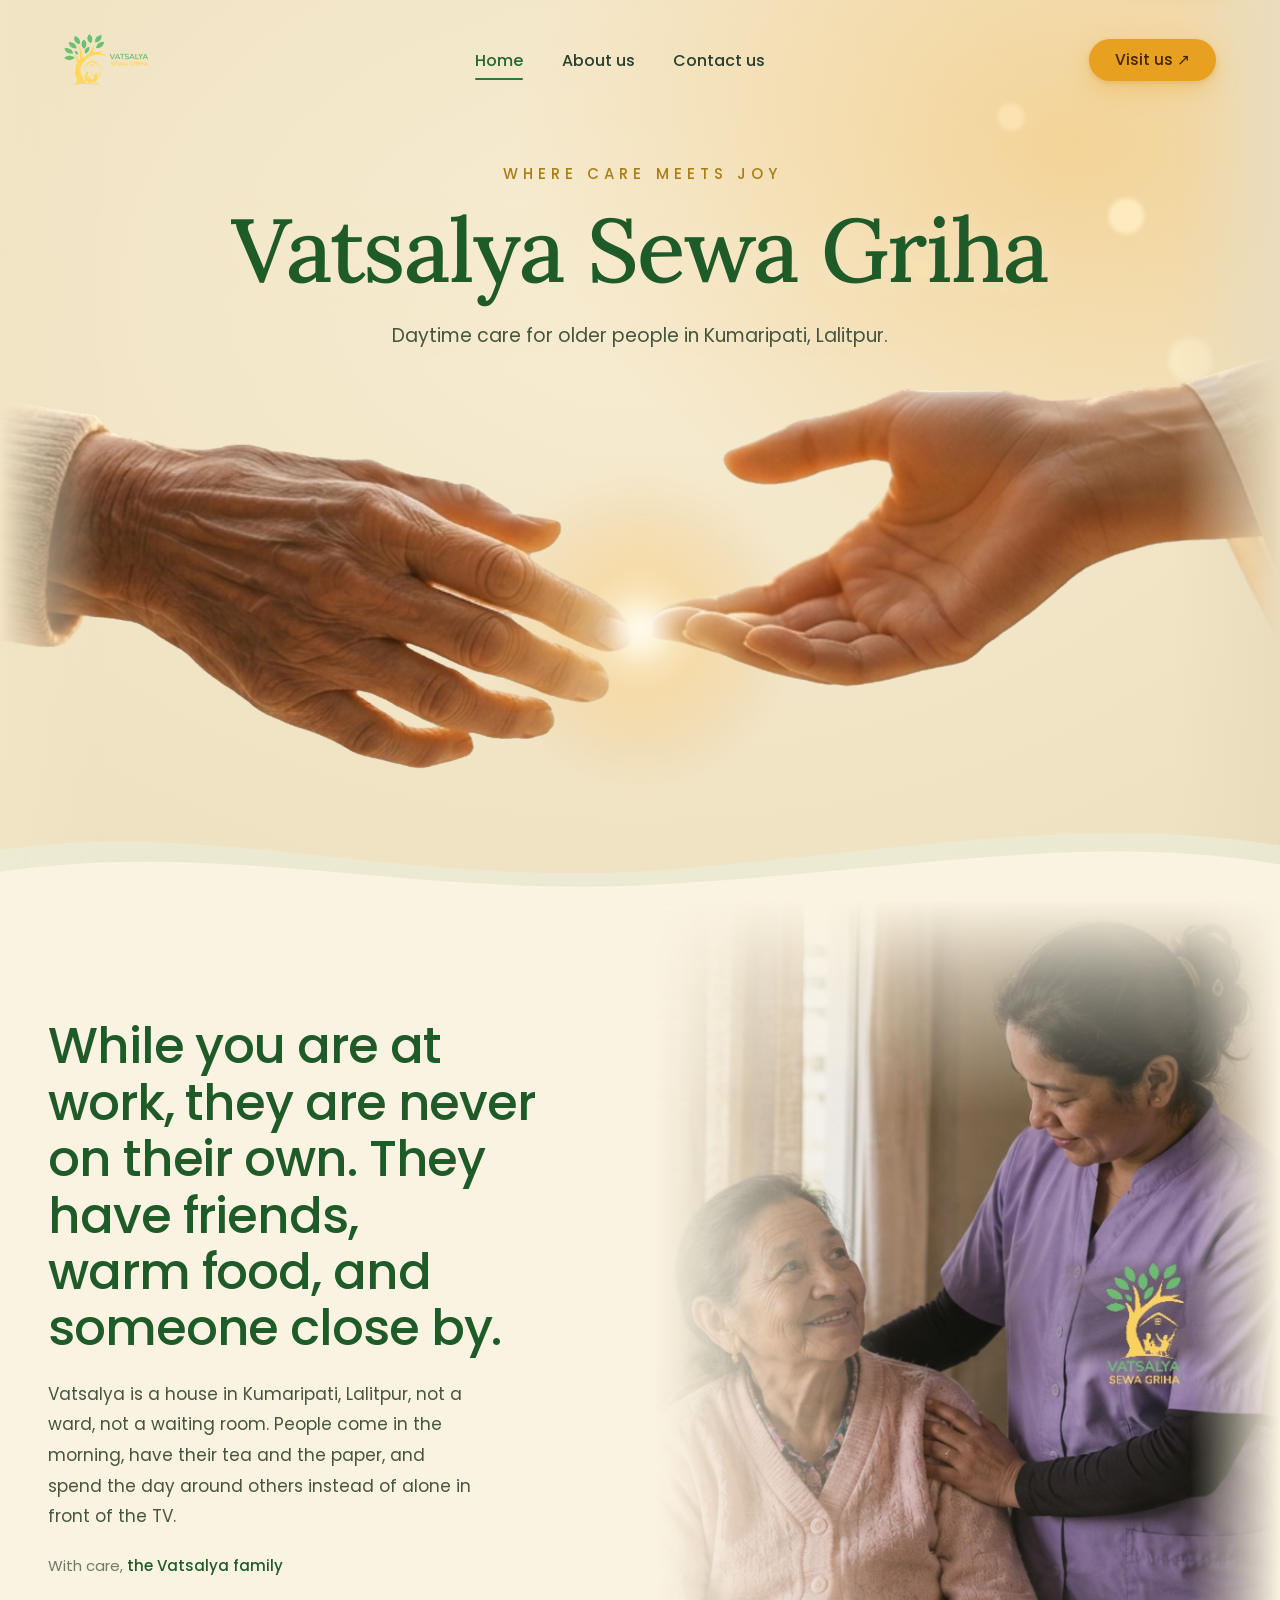
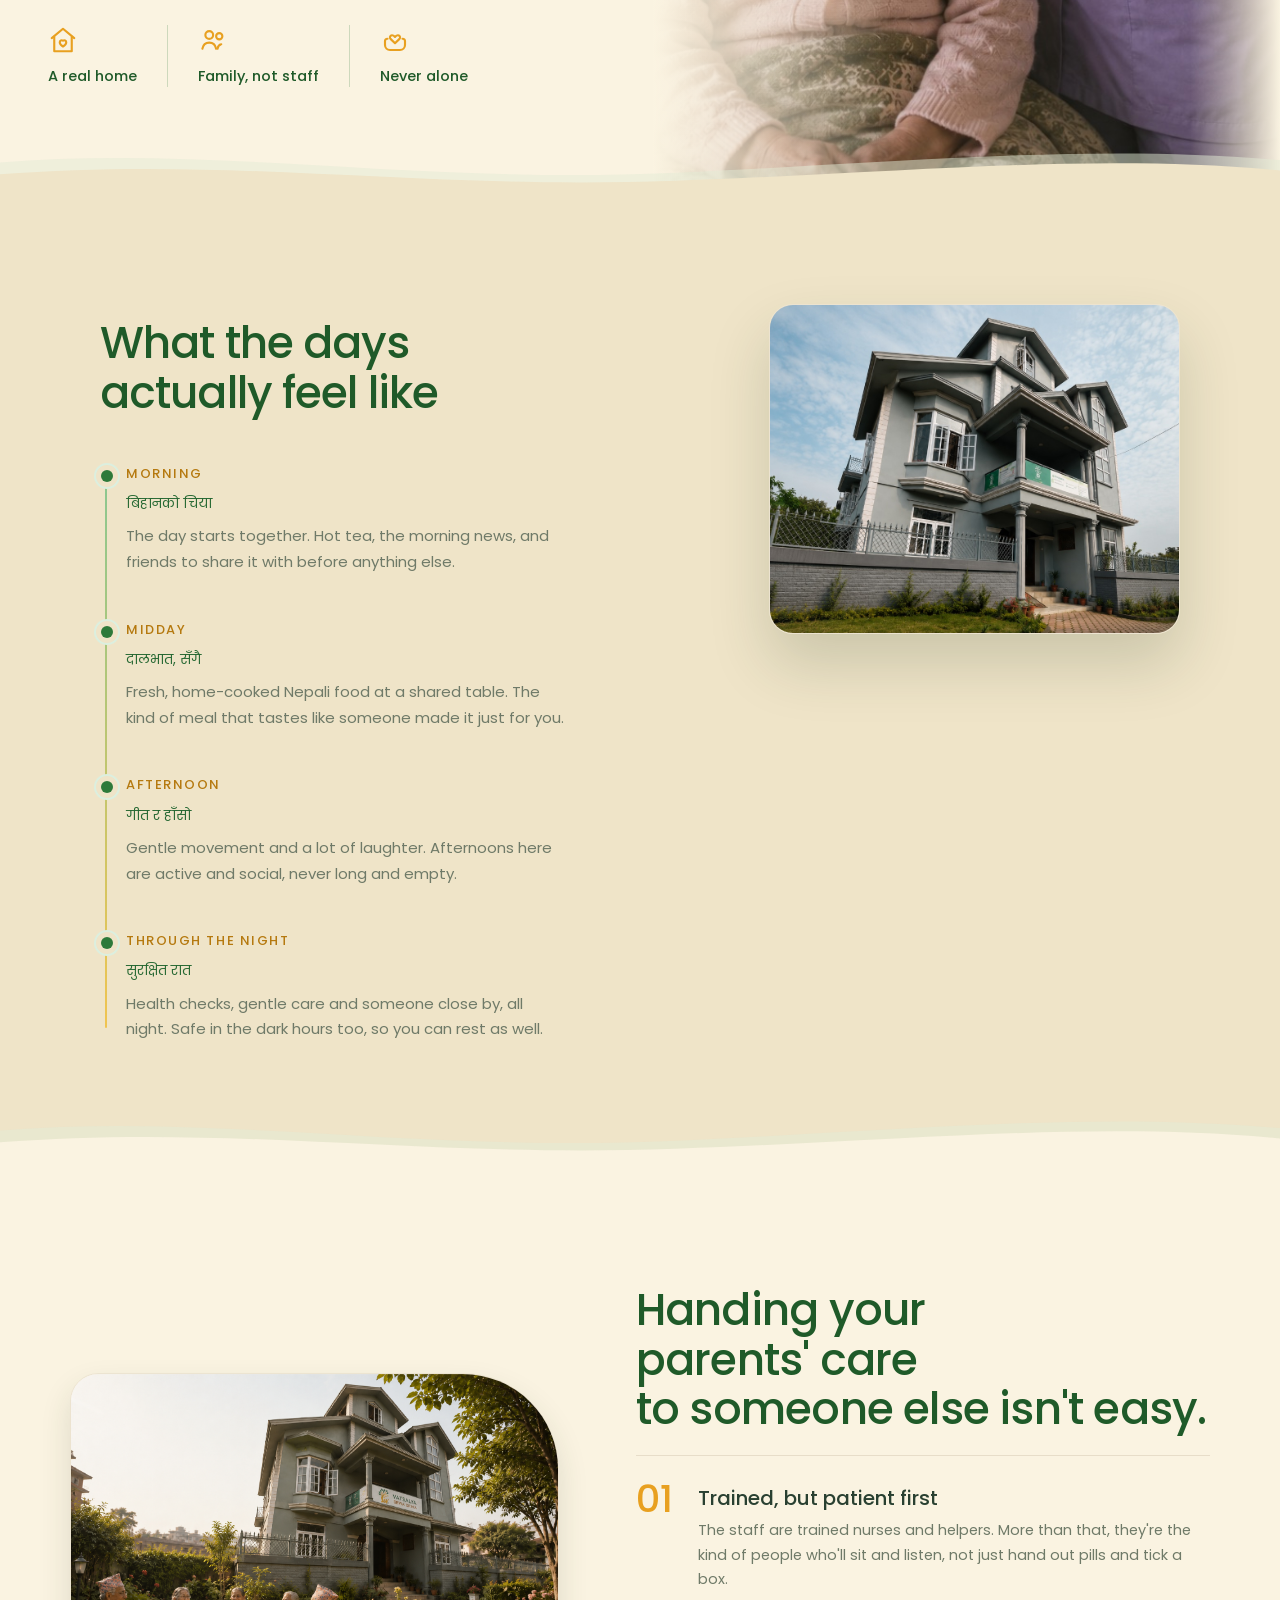
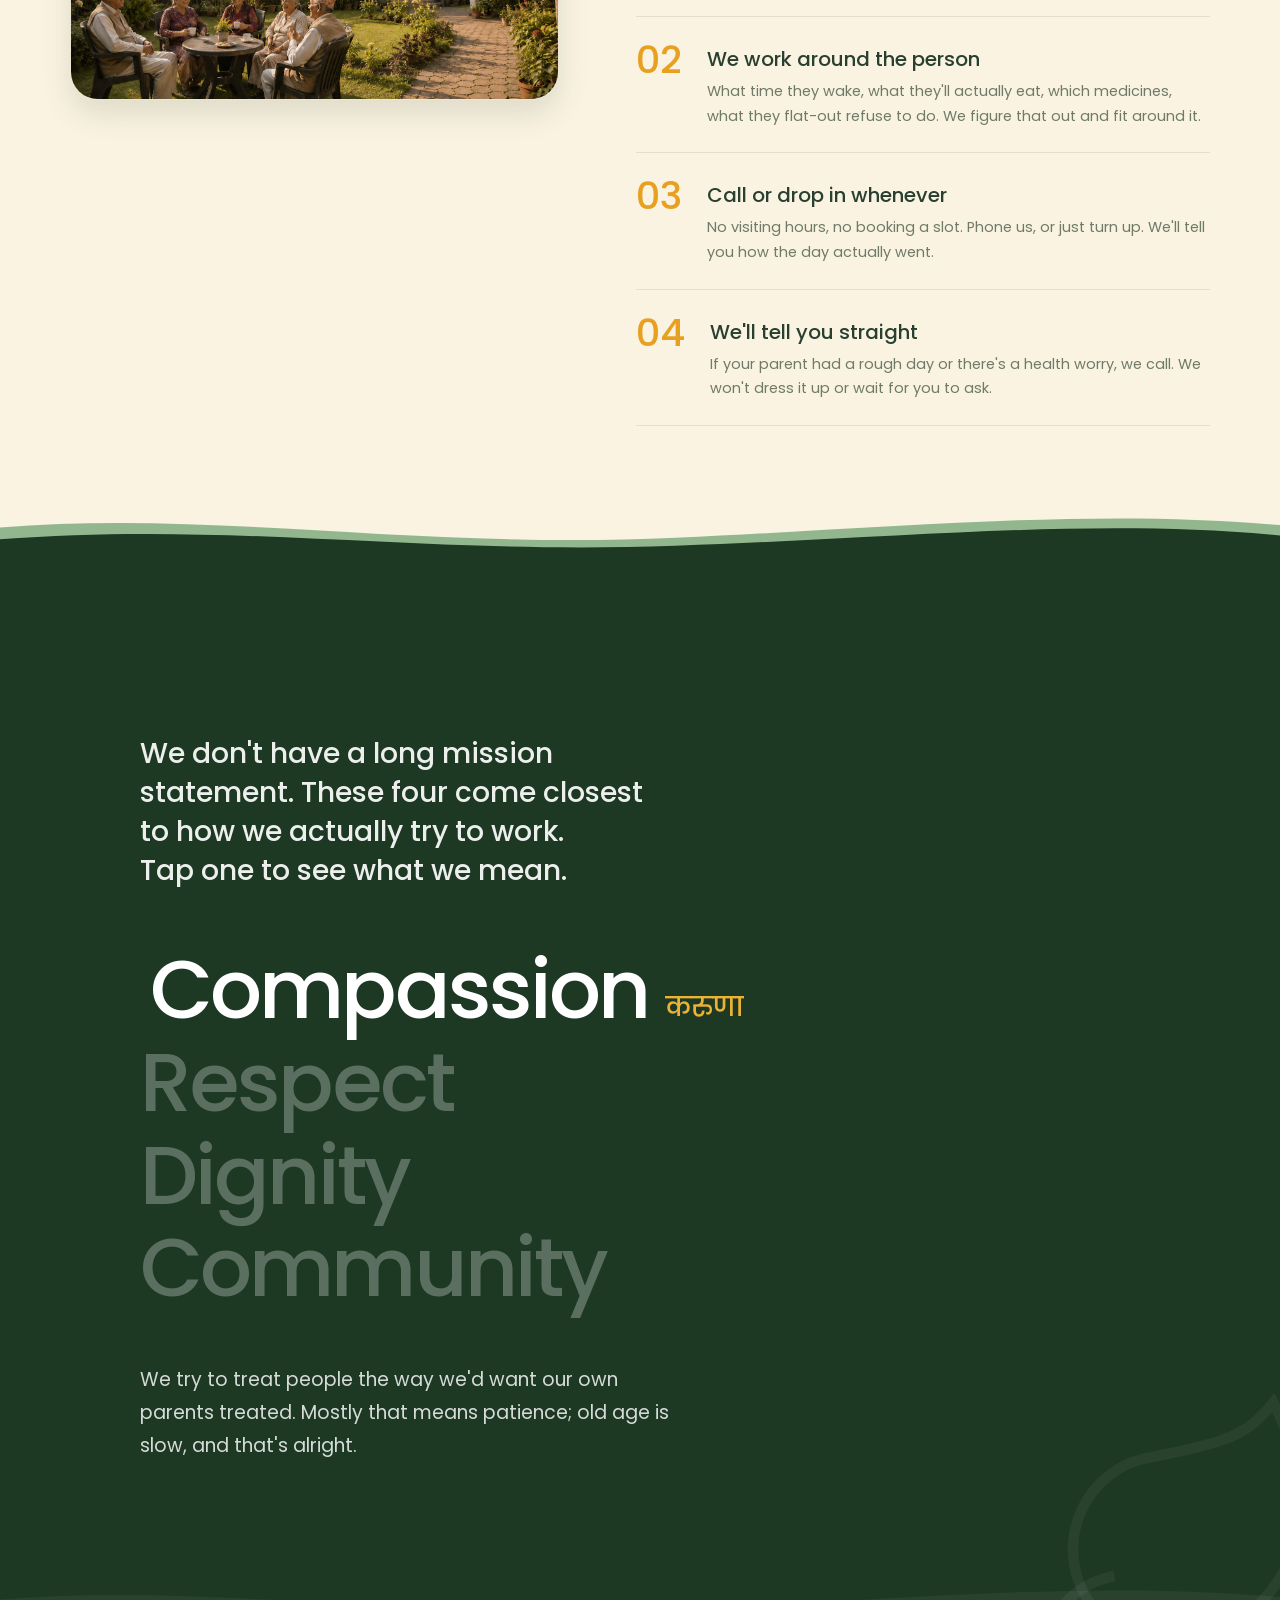
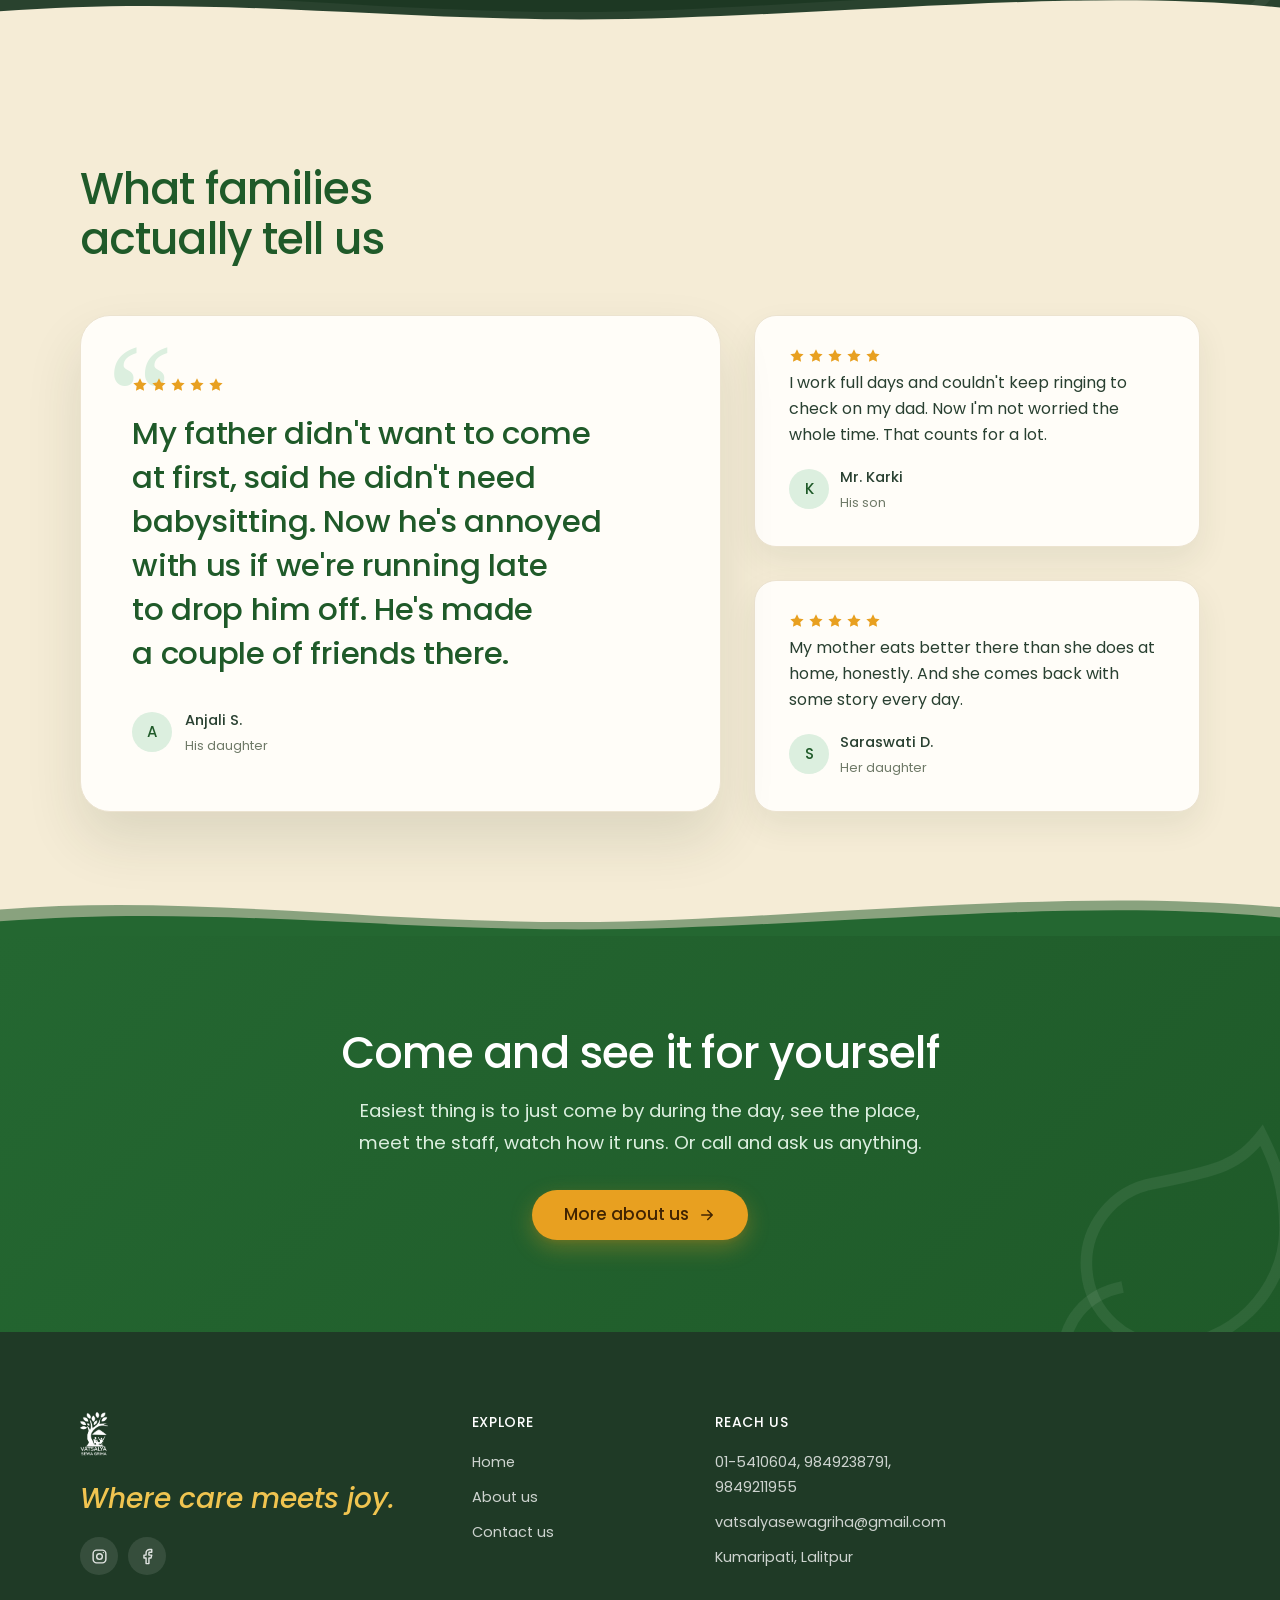
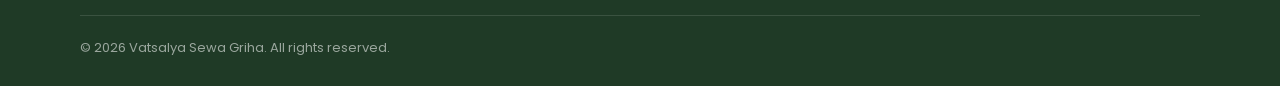
<file: project/index.html>
<!DOCTYPE html>
<html lang="en">
<head>
<meta charset="UTF-8" />
<meta name="viewport" content="width=device-width, initial-scale=1.0" />
<title>Vatsalya Sewa Griha · Where care meets joy</title>

<link rel="preconnect" href="https://fonts.googleapis.com" />
<link rel="preconnect" href="https://fonts.gstatic.com" crossorigin />
<link rel="stylesheet" href="https://fonts.googleapis.com/css2?family=Lora:ital,wght@0,500;0,600;1,500&display=swap" />

<!-- Vatsalya Sewa Griha design system tokens + styles -->
<link rel="stylesheet" href="_ds/vatsalya-sewa-griha-design-system-1b6a1024-b4fc-456d-8e3f-d0bf4b99e736/tokens/fonts.css" />
<link rel="stylesheet" href="_ds/vatsalya-sewa-griha-design-system-1b6a1024-b4fc-456d-8e3f-d0bf4b99e736/tokens/colors.css" />
<link rel="stylesheet" href="_ds/vatsalya-sewa-griha-design-system-1b6a1024-b4fc-456d-8e3f-d0bf4b99e736/tokens/typography.css" />
<link rel="stylesheet" href="_ds/vatsalya-sewa-griha-design-system-1b6a1024-b4fc-456d-8e3f-d0bf4b99e736/tokens/spacing.css" />
<link rel="stylesheet" href="_ds/vatsalya-sewa-griha-design-system-1b6a1024-b4fc-456d-8e3f-d0bf4b99e736/tokens/base.css" />
<link rel="stylesheet" href="_ds/vatsalya-sewa-griha-design-system-1b6a1024-b4fc-456d-8e3f-d0bf4b99e736/styles.css" />

<!-- Shared site styles + components for the sections below the hero -->
<link rel="stylesheet" href="site.css" />
<script src="image-slot.js"></script>

<link rel="preload" as="image" href="images/hand-elder-clean.png" />
<link rel="preload" as="image" href="images/hand-young-clean.png" />

<style>
  :root {
    --ease-cine: cubic-bezier(0.45, 0.05, 0.2, 1);   /* slow-in, gentle settle */
    --ease-soft: cubic-bezier(0.32, 0.72, 0, 1);
    --hero-eyebrow: #a87f17;
    --hero-heading: var(--color-primary-700);
    --hero-accent:  var(--color-secondary-500);
    --hero-sub:     #46553f;
    --hero-ink:     #294031;

    /* Hand placement — derived from measured fingertip fractions so the two
       fingertips always converge at (50vw, --meet-y) at any size. Hands are
       sized large enough that the sleeves bleed off both screen edges. */
    --hw: clamp(840px, 86vw, 1500px);   /* display width of each hand image */
    --meet-y: 70vh;
    --gap: 6px;                          /* tiny gap at the touch point for the glow */
  }
  * { box-sizing: border-box; }
  html, body { margin: 0; padding: 0; background: #f3e6c8; }
  body {
    font-family: var(--font-sans, 'Poppins', system-ui, sans-serif);
    color: var(--hero-ink);
    -webkit-font-smoothing: antialiased;
    text-rendering: optimizeLegibility;
  }

  /* ===================== SCROLL SHELL ===================== */
  .hero-scroll { position: relative; height: 100vh; height: 100svh; background: #faf3e1; }
  .stage { position: sticky; top: 0; height: 100vh; height: 100svh; overflow: hidden; isolation: isolate; }

  /* ===================== BACKGROUND ===================== */
  .bg {
    position: absolute; inset: 0; z-index: 0;
    background:
      radial-gradient(78% 80% at 84% 16%, rgba(243, 196, 112, 0.55) 0%, rgba(243, 196, 112, 0) 56%),
      radial-gradient(120% 120% at 50% 32%, #f7ecd2 0%, #f1e4c5 46%, #e9dcbd 100%);
  }
  /* soft garden bokeh, upper-right */
  .bg::after {
    content: ''; position: absolute; inset: 0;
    background-image:
      radial-gradient(circle at 88% 24%, rgba(255,238,196,0.85) 0 1.1%, transparent 1.6%),
      radial-gradient(circle at 79% 13%, rgba(255,236,188,0.6) 0 0.8%, transparent 1.3%),
      radial-gradient(circle at 93% 40%, rgba(255,242,206,0.55) 0 1.4%, transparent 2%),
      radial-gradient(circle at 72% 30%, rgba(255,230,170,0.4) 0 0.6%, transparent 1.1%),
      radial-gradient(circle at 84% 52%, rgba(255,238,196,0.4) 0 1%, transparent 1.6%);
    filter: blur(1px);
  }
  /* Soft edge fade — left & right — so the sleeves dissolve into the page
     instead of ending in a hard vertical cut. */
  .edge-fade { position: absolute; inset: 0; z-index: 5; pointer-events: none; }
  .edge-fade::before, .edge-fade::after { content: ''; position: absolute; top: 0; bottom: 0; width: clamp(60px, 8vw, 140px); }
  .edge-fade::before { left: 0;  background: linear-gradient(90deg,  #f1e4c5 0%, rgba(241,228,197,0) 100%); }
  .edge-fade::after  { right: 0; background: linear-gradient(270deg, #e9dcbd 0%, rgba(233,220,189,0) 100%); }

  /* ===================== FADE WRAP (hands + glow + text) ===================== */
  .fadewrap { position: absolute; inset: 0; z-index: 2; will-change: transform, opacity, filter; }

  /* ===================== HANDS ===================== */
  .hand { position: absolute; width: var(--hw); height: auto; display: block; user-select: none; -webkit-user-drag: none; }
  .hand img { width: 100%; height: auto; display: block; }

  .hand.elder {
    left: calc(50vw - 0.79805 * var(--hw) - var(--gap));
    top:  calc(var(--meet-y) - 0.23241 * var(--hw));
  }
  .hand.young {
    left: calc(50vw - 0.18203 * var(--hw) + var(--gap));
    top:  calc(var(--meet-y) - 0.30986 * var(--hw));
  }

  /* ===================== CONTACT GLOW ===================== */
  .glow {
    position: absolute; left: 50vw; top: var(--meet-y); z-index: 3;
    width: clamp(220px, 26vw, 360px); aspect-ratio: 1;
    transform: translate(-50%, -50%) scale(1);
    background: radial-gradient(circle,
      rgba(255, 244, 214, 0.85) 0%,
      rgba(248, 206, 130, 0.45) 26%,
      rgba(240, 188, 104, 0.16) 50%,
      rgba(240, 188, 104, 0) 68%);
    mix-blend-mode: screen; pointer-events: none; filter: blur(3px);
  }
  .glow::before {
    content: ''; position: absolute; left: 50%; top: 50%;
    width: 22%; height: 22%; transform: translate(-50%, -50%);
    background: radial-gradient(circle, rgba(255,250,236,0.95) 0%, rgba(255,244,214,0) 70%);
    border-radius: 50%;
  }

  /* ===================== HEADER ===================== */
  .site-header {
    position: absolute; top: 0; left: 0; right: 0; z-index: 20;
    display: flex; align-items: center; justify-content: space-between; gap: 24px;
    padding: clamp(20px, 3vw, 34px) clamp(22px, 5vw, 72px);
  }
  .brand img { height: clamp(40px, 4.4vw, 52px); width: auto; display: block; }
  .site-nav { display: flex; align-items: center; gap: clamp(20px, 3vw, 44px); }
  .site-nav a {
    position: relative; font-weight: 500; font-size: 16px; color: var(--hero-ink);
    text-decoration: none; padding: 4px 0; transition: color 160ms var(--ease-soft);
  }
  .site-nav a:hover { color: var(--color-primary-600); }
  .site-nav a.active { color: var(--color-primary-600); }
  .site-nav a.active::after { content: ''; position: absolute; left: 0; right: 0; bottom: -3px; height: 2px; background: var(--color-primary-500); border-radius: 2px; }
  .cta {
    display: inline-flex; align-items: center; justify-content: center;
    font-weight: 500; font-size: 15.5px; line-height: 1; color: var(--color-secondary-900);
    background: var(--color-secondary-500); padding: 13px 26px; border-radius: var(--radius-pill, 999px);
    text-decoration: none; border: 0; cursor: pointer;
    box-shadow: 0 8px 22px rgba(232, 160, 32, 0.34), 0 2px 5px rgba(160, 107, 10, 0.18);
    transition: background 160ms var(--ease-soft), transform 160ms var(--ease-soft);
  }
  .cta:hover { background: var(--color-secondary-400); }
  .cta:active { transform: scale(0.97); }
  .nav-toggle { display: none; }

  /* ===================== TEXT ===================== */
  .hero-text {
    position: absolute; left: 0; right: 0; top: clamp(112px, 18vh, 190px); z-index: 10;
    text-align: center; padding: 0 clamp(24px, 6vw, 40px); pointer-events: none;
  }
  .eyebrow {
    font-weight: 500; font-size: clamp(12px, 1.4vw, 15px); letter-spacing: 0.34em;
    text-transform: uppercase; color: var(--hero-eyebrow); margin: 0 0 clamp(12px, 2vh, 18px); padding-left: 0.34em;
  }
  .hero-title {
    font-family: 'Lora', Georgia, serif; font-weight: 500;
    font-size: clamp(40px, 7vw, 92px); line-height: 1.04; letter-spacing: -0.018em;
    color: var(--hero-heading); margin: 0; text-wrap: balance;
    text-shadow: 0 2px 26px rgba(247, 236, 210, 0.6);
  }
  .hero-title .accent { color: var(--hero-accent); }
  .hero-sub {
    font-weight: 400; font-size: clamp(15px, 1.7vw, 19px); line-height: 1.7;
    color: var(--hero-sub); margin: clamp(16px, 2.6vh, 24px) auto 0; max-width: 540px;
    text-wrap: pretty; text-shadow: 0 1px 14px rgba(247, 236, 210, 0.7);
  }

  /* ===================== WAVES + LEAVES ===================== */
  .waves { position: absolute; left: 0; right: 0; bottom: -1px; z-index: 6; width: 100%;
    height: clamp(110px, 17vh, 210px); display: block; pointer-events: none; }
  .leaves { display: none; }

  /* ===================== ENTRANCE MOTION ===================== */
  /* Base = final/visible state (reduced-motion & no-JS safe). */
  @media (prefers-reduced-motion: no-preference) {
    .hand.elder { animation: handFromLeft 2700ms var(--ease-cine) both; }
    .hand.young { animation: handFromRight 2700ms var(--ease-cine) both; }
    .glow { opacity: 0; animation: glowIn 1500ms ease 2150ms forwards, glowBreath 7s ease-in-out 3650ms infinite; }
    .reveal { opacity: 0; transform: translateY(20px); animation: textRise 1300ms var(--ease-soft) forwards; }
    .r-1 { animation-delay: 2550ms; }
    .r-2 { animation-delay: 2750ms; }
    .r-3 { animation-delay: 3050ms; }
  }
  @keyframes handFromLeft {
    0%   { opacity: 0; transform: translateX(-8vw); }
    35%  { opacity: 1; }
    100% { opacity: 1; transform: translateX(0); }
  }
  @keyframes handFromRight {
    0%   { opacity: 0; transform: translateX(8vw); }
    35%  { opacity: 1; }
    100% { opacity: 1; transform: translateX(0); }
  }
  @keyframes glowIn { from { opacity: 0; transform: translate(-50%,-50%) scale(0.4); } to { opacity: 1; transform: translate(-50%,-50%) scale(1); } }
  @keyframes glowBreath { 0%,100% { opacity: 0.82; } 50% { opacity: 1; } }
  @keyframes textRise { to { opacity: 1; transform: translateY(0); } }

  /* ===================== RESPONSIVE ===================== */
  @media (max-width: 760px) {
    .site-nav, .cta { display: none; }
    .nav-toggle { display: inline-flex; align-items: center; justify-content: center;
      width: 44px; height: 44px; border-radius: 12px; border: 0; cursor: pointer;
      background: rgba(255,255,255,0.5); color: var(--hero-ink); backdrop-filter: blur(6px); }
    :root { --hw: clamp(680px, 168vw, 1100px); --meet-y: 72vh; }
    .hero-title { font-size: clamp(36px, 11vw, 60px); }
  }
</style>
</head>
<body>
  <div class="hero-scroll">
    <main class="stage" data-screen-label="Home hero">
      <div class="bg"></div>

      <div class="fadewrap" id="fadewrap">
        <!-- Hands: elder reaches from the left, younger from the right; fingertips meet at centre -->
        <div class="hand elder"><img src="images/hand-elder-clean.png" alt="An elder's hand reaching out" /></div>
        <div class="hand young"><img src="images/hand-young-clean.png" alt="A younger hand reaching back" /></div>

        <!-- Warm glow at the point of contact -->
        <div class="glow"></div>

        <!-- Overlay text -->
        <div class="hero-text">
          <p class="eyebrow reveal r-1">Where care meets joy</p>
          <h1 class="hero-title reveal r-2">Vatsalya Sewa Griha</h1>
          <p class="hero-sub reveal r-3">Daytime care for older people in Kumaripati, Lalitpur.</p>
        </div>
      </div>

      <!-- Soft side fades so the sleeves dissolve into the page -->
      <div class="edge-fade"></div>

      <!-- Header -->
      <header class="site-header">
        <a class="brand" href="index.html" aria-label="Vatsalya Sewa Griha — home">
          <img src="assets/logo-horizontal.png" alt="Vatsalya Sewa Griha" />
        </a>
        <nav class="site-nav" aria-label="Primary">
          <a href="index.html" class="active" aria-current="page">Home</a>
          <a href="about.html">About us</a>
          <a href="contact.html">Contact us</a>
        </nav>
        <a class="cta" href="https://maps.app.goo.gl/yvxqwuGfga2em9hU7" target="_blank" rel="noopener" title="Opens Google Maps in a new tab">Visit us ↗</a>
        <button class="nav-toggle" aria-label="Open menu">
          <svg width="22" height="22" viewBox="0 0 24 24" fill="none" stroke="currentColor" stroke-width="2" stroke-linecap="round"><path d="M3 6h18M3 12h18M3 18h18" /></svg>
        </button>
      </header>

      <!-- Organic cream waves — bottom fill matches the section below so the curve melts into it -->
      <svg class="waves" viewBox="0 0 1440 210" preserveAspectRatio="none" aria-hidden="true" xmlns="http://www.w3.org/2000/svg">
        <path d="M0,140 C240,96 470,196 760,166 C1030,138 1230,92 1440,134 L1440,210 L0,210 Z" fill="#e9efdd" opacity="0.6" />
        <path d="M0,170 C260,124 470,210 760,186 C1040,164 1230,116 1440,160 L1440,210 L0,210 Z" fill="#faf3e1" />
      </svg>

      <!-- Leaves, lower-left -->
      <svg class="leaves" viewBox="0 0 230 200" fill="none" aria-hidden="true" xmlns="http://www.w3.org/2000/svg">
        <path d="M30 200 C2 150 6 86 70 40 C92 96 86 158 44 200 Z" fill="var(--color-primary-500)" opacity="0.92" />
        <path d="M70 40 C70 96 58 150 40 196" stroke="#1f5a29" stroke-width="2" stroke-linecap="round" opacity="0.5" />
        <path d="M96 200 C72 162 78 110 132 78 C150 124 144 174 110 200 Z" fill="var(--color-primary-400)" opacity="0.9" />
        <path d="M132 78 C128 124 116 166 104 196" stroke="#1f5a29" stroke-width="1.8" stroke-linecap="round" opacity="0.45" />
        <path d="M150 200 C136 172 142 134 184 116 C196 150 190 184 168 200 Z" fill="var(--color-primary-300)" opacity="0.85" />
      </svg>
    </main>
  </div>

  <!-- ============================================================
       CONTENT BELOW THE HERO (the hero above is intentionally untouched)
       ============================================================ -->
  <div class="vsg">

    <header class="page-header page-header--reveal">
      <a class="brand" href="index.html" aria-label="Vatsalya Sewa Griha — home"><img src="assets/logo-horizontal.png" alt="Vatsalya Sewa Griha" /></a>
      <nav class="page-nav" aria-label="Primary">
        <a href="index.html" class="active" aria-current="page">Home</a>
        <a href="about.html">About us</a>
        <a href="contact.html">Contact us</a>
      </nav>
      <a class="btn btn-gold btn-sm header-cta" href="https://maps.app.goo.gl/yvxqwuGfga2em9hU7" target="_blank" rel="noopener" title="Opens Google Maps in a new tab">Visit us ↗</a>
      <button class="nav-toggle" aria-label="Open menu"><svg width="22" height="22" viewBox="0 0 24 24" fill="none" stroke="currentColor" stroke-width="2" stroke-linecap="round"><path d="M3 6h18M3 12h18M3 18h18"/></svg></button>
    </header>

    <!-- WHO WE ARE -->
    <section class="note-home" data-screen-label="Who we are" data-divider="var(--cream-2)" data-divider-accent="#e3ecd6" data-leaves>
      <div class="note-text r from-left">
        <h2 class="note-head">While you are at work, they are never on their own. They have friends, warm food, and someone close by.</h2>
        <p class="note-body">Vatsalya is a house in Kumaripati, Lalitpur, not a ward, not a waiting room. People come in the morning, have their tea and the paper, and spend the day around others instead of alone in front of the TV.</p>
        <p class="note-sign">With care, <b>the Vatsalya family</b></p>
        <div class="note-marks">
          <div class="nm">
            <span class="ic"><svg viewBox="0 0 24 24" fill="none" stroke="currentColor" stroke-width="1.7" stroke-linecap="round" stroke-linejoin="round"><path d="M3 10.5 12 3l9 7.5"/><path d="M5 9.5V21h14V9.5"/><path d="M12 17.2s-2.6-1.6-2.6-3.4a1.6 1.6 0 0 1 2.6-1.2 1.6 1.6 0 0 1 2.6 1.2c0 1.8-2.6 3.4-2.6 3.4Z"/></svg></span>
            <span class="lbl">A real home</span>
          </div>
          <div class="nm">
            <span class="ic"><svg viewBox="0 0 24 24" fill="none" stroke="currentColor" stroke-width="1.7" stroke-linecap="round" stroke-linejoin="round"><circle cx="9" cy="8" r="3.1"/><circle cx="17" cy="9" r="2.5"/><path d="M3.5 19c.6-3.1 2.9-4.9 5.5-4.9s4.9 1.8 5.5 4.9"/><path d="M15.6 19c.3-1.9 1.4-3.3 3-3.6"/></svg></span>
            <span class="lbl">Family, not staff</span>
          </div>
          <div class="nm">
            <span class="ic"><svg viewBox="0 0 24 24" fill="none" stroke="currentColor" stroke-width="1.7" stroke-linecap="round" stroke-linejoin="round"><path d="M12 9.5s-1.7-1.7-3.1-1.1a1.7 1.7 0 0 0-.5 2.7l3.6 3.5 3.6-3.5a1.7 1.7 0 0 0-.5-2.7C13.7 7.8 12 9.5 12 9.5Z"/><path d="M4 13v3a4 4 0 0 0 4 4h8a4 4 0 0 0 4-4v-3"/><path d="M4 13a2 2 0 0 1 2-2M20 13a2 2 0 0 0-2-2"/></svg></span>
            <span class="lbl">Never alone</span>
          </div>
        </div>
      </div>
      <div class="note-photo r from-right">
        <img src="images/note-photo.jpg" alt="A caregiver in a purple Vatsalya Sewa Griha uniform resting a hand on an elder woman's shoulder by a sunlit window" />
      </div>
    </section>

    <!-- A DAY HERE -->
    <section class="day" data-screen-label="A day here" data-divider="var(--cream-0)" data-divider-accent="#e3ecd6" data-leaves>
      <div class="wrap">
        <div class="day-main">
          <div class="head r">
            <h2>What the days<br />actually feel like</h2>
          </div>
          <div class="day-stack" data-stagger="150">
            <div class="moment r from-left">
              <p class="time">Morning</p>
              <p class="np">बिहानको चिया</p>
              <p>The day starts together. Hot tea, the morning news, and friends to share it with before anything else.</p>
            </div>
            <div class="moment r from-left d1">
              <p class="time">Midday</p>
              <p class="np">दालभात, सँगै</p>
              <p>Fresh, home-cooked Nepali food at a shared table. The kind of meal that tastes like someone made it just for you.</p>
            </div>
            <div class="moment r from-left d2">
              <p class="time">Afternoon</p>
              <p class="np">गीत र हाँसो</p>
              <p>Gentle movement and a lot of laughter. Afternoons here are active and social, never long and empty.</p>
            </div>
            <div class="moment r from-left d3">
              <p class="time">Through the night</p>
              <p class="np">सुरक्षित रात</p>
              <p>Health checks, gentle care and someone close by, all night. Safe in the dark hours too, so you can rest as well.</p>
            </div>
          </div>
        </div>
        <div class="aside r scale-in d1">
          <div class="day-photos">
            <img class="ph-main" src="images/day-building.jpg" alt="The Vatsalya Sewa Griha home in Kumaripati, Lalitpur" />
          </div>
        </div>
      </div>
    </section>

    <!-- WHY FAMILIES TRUST US -->
    <section class="trust" data-screen-label="Why families trust us" data-divider="#1d3823" data-divider-accent="#2d7a3a" data-leaves>
      <div class="wrap">
        <div class="r from-left art">
          <img src="images/trust-garden.png" data-parallax="40" alt="Elders chatting over tea in the garden outside the Vatsalya Sewa Griha home in Kumaripati, Lalitpur" />
        </div>
        <div class="r from-right d1">
          <h2 class="h-sec serif">Handing your parents' care<br />to someone else isn't easy.</h2>
          <ol data-stagger="140">
            <li class="r rise-lg"><span class="num">01</span><div><h3>Trained, but patient first</h3><p>The staff are trained nurses and helpers. More than that, they're the kind of people who'll sit and listen, not just hand out pills and tick a box.</p></div></li>
            <li class="r rise-lg d1"><span class="num">02</span><div><h3>We work around the person</h3><p>What time they wake, what they'll actually eat, which medicines, what they flat-out refuse to do. We figure that out and fit around it.</p></div></li>
            <li class="r rise-lg d2"><span class="num">03</span><div><h3>Call or drop in whenever</h3><p>No visiting hours, no booking a slot. Phone us, or just turn up. We'll tell you how the day actually went.</p></div></li>
            <li class="r rise-lg d3"><span class="num">04</span><div><h3>We'll tell you straight</h3><p>If your parent had a rough day or there's a health worry, we call. We won't dress it up or wait for you to ask.</p></div></li>
          </ol>
        </div>
      </div>
    </section>

    <!-- OUR VALUES (dark, immersive) -->
    <section class="values-big" data-screen-label="Our values" data-divider="var(--cream-1)" data-divider-accent="rgba(255,255,255,0.10)" data-leaves data-leaves-dark>
      <svg class="leaf-water" width="320" height="320" viewBox="0 0 24 24" fill="none" stroke="currentColor" stroke-width="0.8" aria-hidden="true"><path d="M11 20A7 7 0 0 1 9.8 6.1C15.5 5 17 4.48 19 2c1 2 2 4.18 2 8 0 5.5-4.78 10-10 10Z"/><path d="M2 21c0-3 1.85-5.36 5.08-6"/></svg>
      <div class="wrap">
        <p class="intro r d1">We don't have a long mission statement. These four come closest to how we actually try to work. Tap one to see what we mean.</p>
        <div class="vwords" id="vwords" data-stagger="130">
          <span class="vword on r from-left" data-desc="We try to treat people the way we'd want our own parents treated. Mostly that means patience; old age is slow, and that's alright.">Compassion<span class="np">करुणा</span></span>
          <span class="vword r from-left d1" data-desc="We ask people what they want, then listen. They've run households and raised families, and nobody here gets talked down to.">Respect<span class="np">सम्मान</span></span>
          <span class="vword r from-left d2" data-desc="Help with a bath or the toilet happens quietly, no fuss. Needing a hand with that is normal, and we treat it that way.">Dignity<span class="np">मर्यादा</span></span>
          <span class="vword r from-left d3" data-desc="People make friends here. They argue about politics, share tiffin, remember each other's names. It isn't a room full of strangers.">Community<span class="np">समुदाय</span></span>
        </div>
        <p class="vdesc" id="vdesc">We try to treat people the way we'd want our own parents treated. Mostly that means patience; old age is slow, and that's alright.</p>
      </div>
    </section>

    <!-- IN FAMILIES' WORDS -->
    <section class="voices" data-screen-label="In families' words" data-divider="var(--color-primary-600)" data-divider-accent="#1f5a29" data-leaves>
      <div class="wrap">
        <div class="head r">
          <h2>What families<br />actually tell us</h2>
        </div>
        <div class="voices-grid">
          <figure class="big r scale-in">
            <span class="mark">“</span>
            <div class="stars"><svg class="ico" viewBox="0 0 24 24"><path d="m12 2 3 6.3 6.9.9-5 4.8 1.2 6.8L12 17.6 5.9 20.8 7 14 2 9.2l6.9-.9L12 2Z"/></svg><svg class="ico" viewBox="0 0 24 24"><path d="m12 2 3 6.3 6.9.9-5 4.8 1.2 6.8L12 17.6 5.9 20.8 7 14 2 9.2l6.9-.9L12 2Z"/></svg><svg class="ico" viewBox="0 0 24 24"><path d="m12 2 3 6.3 6.9.9-5 4.8 1.2 6.8L12 17.6 5.9 20.8 7 14 2 9.2l6.9-.9L12 2Z"/></svg><svg class="ico" viewBox="0 0 24 24"><path d="m12 2 3 6.3 6.9.9-5 4.8 1.2 6.8L12 17.6 5.9 20.8 7 14 2 9.2l6.9-.9L12 2Z"/></svg><svg class="ico" viewBox="0 0 24 24"><path d="m12 2 3 6.3 6.9.9-5 4.8 1.2 6.8L12 17.6 5.9 20.8 7 14 2 9.2l6.9-.9L12 2Z"/></svg></div>
            <blockquote>My father didn't want to come at first, said he didn't need babysitting. Now he's annoyed with us if we're running late to drop him off. He's made a couple of friends there.</blockquote>
            <figcaption><span class="ava">A</span><span><span class="who">Anjali S.</span><br><span class="role">His daughter</span></span></figcaption>
          </figure>
          <div class="col">
            <figure class="small r from-right d1">
              <div class="stars"><svg class="ico" viewBox="0 0 24 24"><path d="m12 2 3 6.3 6.9.9-5 4.8 1.2 6.8L12 17.6 5.9 20.8 7 14 2 9.2l6.9-.9L12 2Z"/></svg><svg class="ico" viewBox="0 0 24 24"><path d="m12 2 3 6.3 6.9.9-5 4.8 1.2 6.8L12 17.6 5.9 20.8 7 14 2 9.2l6.9-.9L12 2Z"/></svg><svg class="ico" viewBox="0 0 24 24"><path d="m12 2 3 6.3 6.9.9-5 4.8 1.2 6.8L12 17.6 5.9 20.8 7 14 2 9.2l6.9-.9L12 2Z"/></svg><svg class="ico" viewBox="0 0 24 24"><path d="m12 2 3 6.3 6.9.9-5 4.8 1.2 6.8L12 17.6 5.9 20.8 7 14 2 9.2l6.9-.9L12 2Z"/></svg><svg class="ico" viewBox="0 0 24 24"><path d="m12 2 3 6.3 6.9.9-5 4.8 1.2 6.8L12 17.6 5.9 20.8 7 14 2 9.2l6.9-.9L12 2Z"/></svg></div>
              <blockquote>I work full days and couldn't keep ringing to check on my dad. Now I'm not worried the whole time. That counts for a lot.</blockquote>
              <figcaption><span class="ava">K</span><span><span class="who">Mr. Karki</span><br><span class="role">His son</span></span></figcaption>
            </figure>
            <figure class="small r from-right d2">
              <div class="stars"><svg class="ico" viewBox="0 0 24 24"><path d="m12 2 3 6.3 6.9.9-5 4.8 1.2 6.8L12 17.6 5.9 20.8 7 14 2 9.2l6.9-.9L12 2Z"/></svg><svg class="ico" viewBox="0 0 24 24"><path d="m12 2 3 6.3 6.9.9-5 4.8 1.2 6.8L12 17.6 5.9 20.8 7 14 2 9.2l6.9-.9L12 2Z"/></svg><svg class="ico" viewBox="0 0 24 24"><path d="m12 2 3 6.3 6.9.9-5 4.8 1.2 6.8L12 17.6 5.9 20.8 7 14 2 9.2l6.9-.9L12 2Z"/></svg><svg class="ico" viewBox="0 0 24 24"><path d="m12 2 3 6.3 6.9.9-5 4.8 1.2 6.8L12 17.6 5.9 20.8 7 14 2 9.2l6.9-.9L12 2Z"/></svg><svg class="ico" viewBox="0 0 24 24"><path d="m12 2 3 6.3 6.9.9-5 4.8 1.2 6.8L12 17.6 5.9 20.8 7 14 2 9.2l6.9-.9L12 2Z"/></svg></div>
              <blockquote>My mother eats better there than she does at home, honestly. And she comes back with some story every day.</blockquote>
              <figcaption><span class="ava">S</span><span><span class="who">Saraswati D.</span><br><span class="role">Her daughter</span></span></figcaption>
            </figure>
          </div>
        </div>
      </div>
    </section>

    <!-- MORE ABOUT US -->
    <section class="band-green" data-screen-label="More about us">
      <svg class="leaf-watermark" width="280" height="280" viewBox="0 0 24 24" fill="none" stroke="currentColor" stroke-width="1" aria-hidden="true"><path d="M11 20A7 7 0 0 1 9.8 6.1C15.5 5 17 4.48 19 2c1 2 2 4.18 2 8 0 5.5-4.78 10-10 10Z"/><path d="M2 21c0-3 1.85-5.36 5.08-6"/></svg>
      <div class="inner">
        <h2 class="h-sec serif">Come and see it for yourself</h2>
        <p class="lead" style="color:var(--color-primary-100)">Easiest thing is to just come by during the day, see the place, meet the staff, watch how it runs. Or call and ask us anything.</p>
        <div style="display:flex; gap:12px; flex-wrap:wrap; justify-content:center; margin-top:30px">
          <a class="btn btn-gold btn-lg" href="about.html">More about us<svg class="ico" viewBox="0 0 24 24" fill="none" stroke="currentColor" stroke-width="2" stroke-linecap="round" stroke-linejoin="round"><path d="M5 12h14M13 6l6 6-6 6"/></svg></a>
        </div>
      </div>
    </section>

    <!-- FOOTER -->
    <footer class="site-footer" data-screen-label="Footer">
      <div class="wrap">
        <div class="footer-news">
          <div class="news-col">
            <img class="f-logo" src="assets/logo-white.png" alt="Vatsalya Sewa Griha" />
            <p class="footer-tagline serif">Where care meets joy.</p>
            <div class="social">
              <a href="https://www.instagram.com/vatsalyasewagriha?fbclid=IwY2xjawSqe3lleHRuA2FlbQIxMABicmlkETE1dFV5MTZZTkl1dFNsaXI1c3J0YwZhcHBfaWQQMjIyMDM5MTc4ODIwMDg5MgABHts57KjZY5-h9u0hmSbF7dKou9AbJLcypgoSsovpn0WjTbmc83xdo4Cd0IW1_aem_n5UZMaQb4pbQEvBM_iNXSg" target="_blank" rel="noopener" aria-label="Instagram"><svg class="ico" viewBox="0 0 24 24" fill="none" stroke="currentColor" stroke-width="2"><rect x="3" y="3" width="18" height="18" rx="5"/><circle cx="12" cy="12" r="4"/><circle cx="17.5" cy="6.5" r="1" fill="currentColor" stroke="none"/></svg></a>
              <a href="https://www.facebook.com/profile.php?id=61582851994439" target="_blank" rel="noopener" aria-label="Facebook"><svg class="ico" viewBox="0 0 24 24" fill="none" stroke="currentColor" stroke-width="2" stroke-linecap="round" stroke-linejoin="round"><path d="M18 2h-3a5 5 0 0 0-5 5v3H7v4h3v8h4v-8h3l1-4h-4V7a1 1 0 0 1 1-1h3z"/></svg></a>
            </div>
          </div>
          <div>
            <h4>Explore</h4>
            <ul>
              <li><a href="index.html">Home</a></li>
              <li><a href="about.html">About us</a></li>
              <li><a href="contact.html">Contact us</a></li>
            </ul>
          </div>
          <div>
            <h4>Reach us</h4>
            <ul>
              <li><a href="tel:+97715410604">01-5410604</a>, <a href="tel:+9779849238791">9849238791</a>, <a href="tel:+9779849211955">9849211955</a></li>
              <li><a href="mailto:vatsalyasewagriha@gmail.com">vatsalyasewagriha@gmail.com</a></li>
              <li><a href="contact.html">Kumaripati, Lalitpur</a></li>
            </ul>
          </div>
        </div>
        <div class="footer-bottom">
          <span>© <span id="year">2026</span> Vatsalya Sewa Griha. All rights reserved.</span>
        </div>
      </div>
    </footer>
  </div>

  <script src="site.js"></script>
  <script>
    // Benign "ResizeObserver loop…" notice from the preview harness — suppress.
    (function () {
      var isRO = function (m) { return typeof m === 'string' && m.indexOf('ResizeObserver loop') !== -1; };
      window.addEventListener('error', function (e) { if (e && isRO(e.message)) { e.stopImmediatePropagation(); e.preventDefault(); } }, true);
      var _e = console.error; console.error = function () { if (arguments.length && isRO(String(arguments[0]))) return; return _e.apply(console, arguments); };
    })();

    // Scroll storytelling: as the page scrolls away, the hands + text gently
    // lift, soften and fade. Keyed to page scroll (not extra shell height) so
    // the hero is exactly one screen tall and hands straight into the next
    // section with no empty gap in between.
    (function () {
      var wrap = document.getElementById('fadewrap');
      var clamp = function (v, a, b) { return Math.min(b, Math.max(a, v)); };
      var smooth = function (t) { t = clamp(t, 0, 1); return t * t * (3 - 2 * t); };
      var ticking = false;
      function render() {
        ticking = false;
        var vh = window.innerHeight;
        // Fade complete a little before the hero fully leaves the screen.
        var p = clamp((window.scrollY || window.pageYOffset || 0) / (vh * 0.78), 0, 1);
        var hands = smooth(p);
        wrap.style.opacity = (1 - hands).toFixed(3);
        wrap.style.transform = 'translateY(' + (-hands * vh * 0.06).toFixed(1) + 'px) scale(' + (1 - hands * 0.03).toFixed(4) + ')';
        wrap.style.filter = 'blur(' + (hands * 2.4).toFixed(2) + 'px)';
      }
      function onScroll() {
        render(); // apply immediately (cheap; works even where rAF is throttled)
        if (!ticking) { ticking = true; requestAnimationFrame(render); } // smooth follow-up
      }
      window.addEventListener('scroll', onScroll, { passive: true });
      window.addEventListener('resize', onScroll);
      render();
    })();

    // Reveal the sticky header only after the one-screen hero has scrolled away,
    // so it slides down from the top instead of sitting at the hero's bottom seam.
    (function () {
      var header = document.querySelector('.page-header--reveal');
      var hero = document.querySelector('.hero-scroll');
      if (!header || !hero) return;
      var ticking = false;
      function update() {
        ticking = false;
        var trigger = hero.offsetHeight - header.offsetHeight - 8;
        header.classList.toggle('show', (window.scrollY || window.pageYOffset || 0) > trigger);
      }
      window.addEventListener('scroll', function () {
        if (!ticking) { ticking = true; requestAnimationFrame(update); }
      }, { passive: true });
      window.addEventListener('resize', update);
      update();
    })();
  </script>
</body>
</html>
</file>
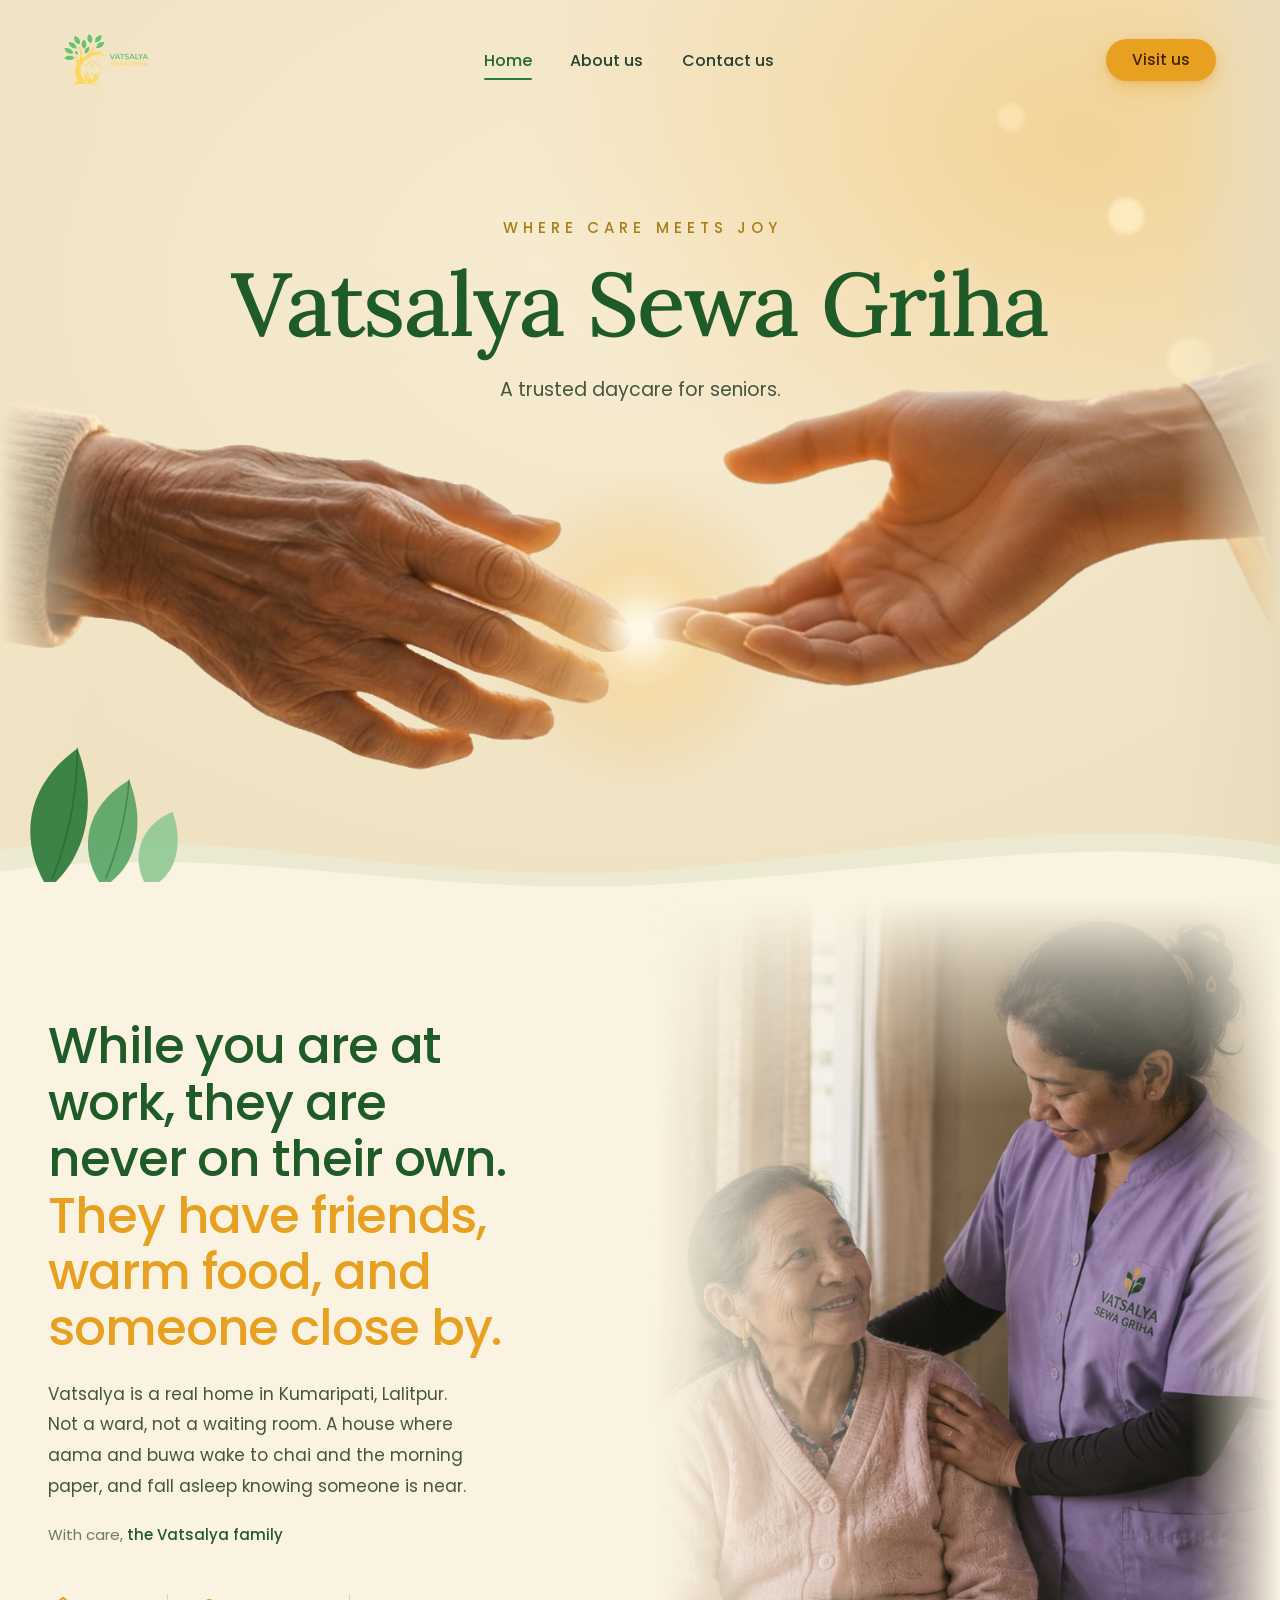
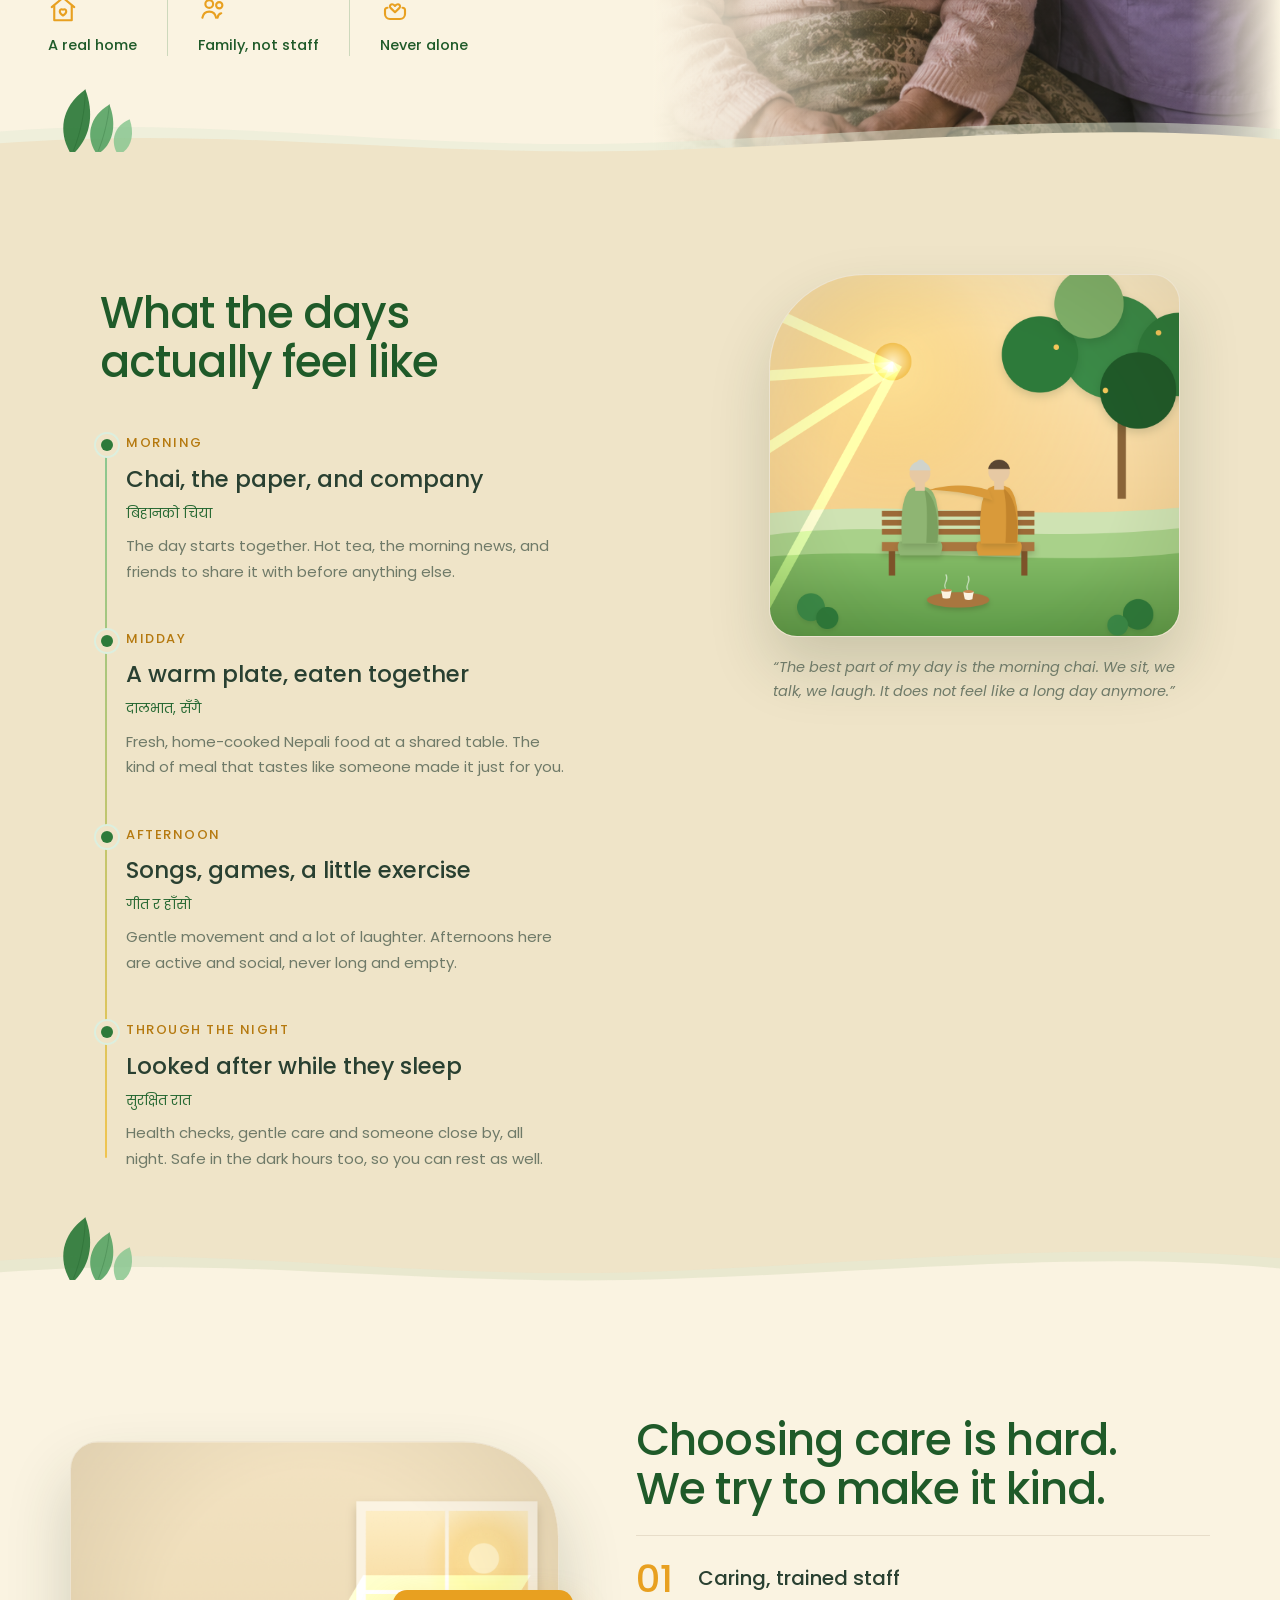
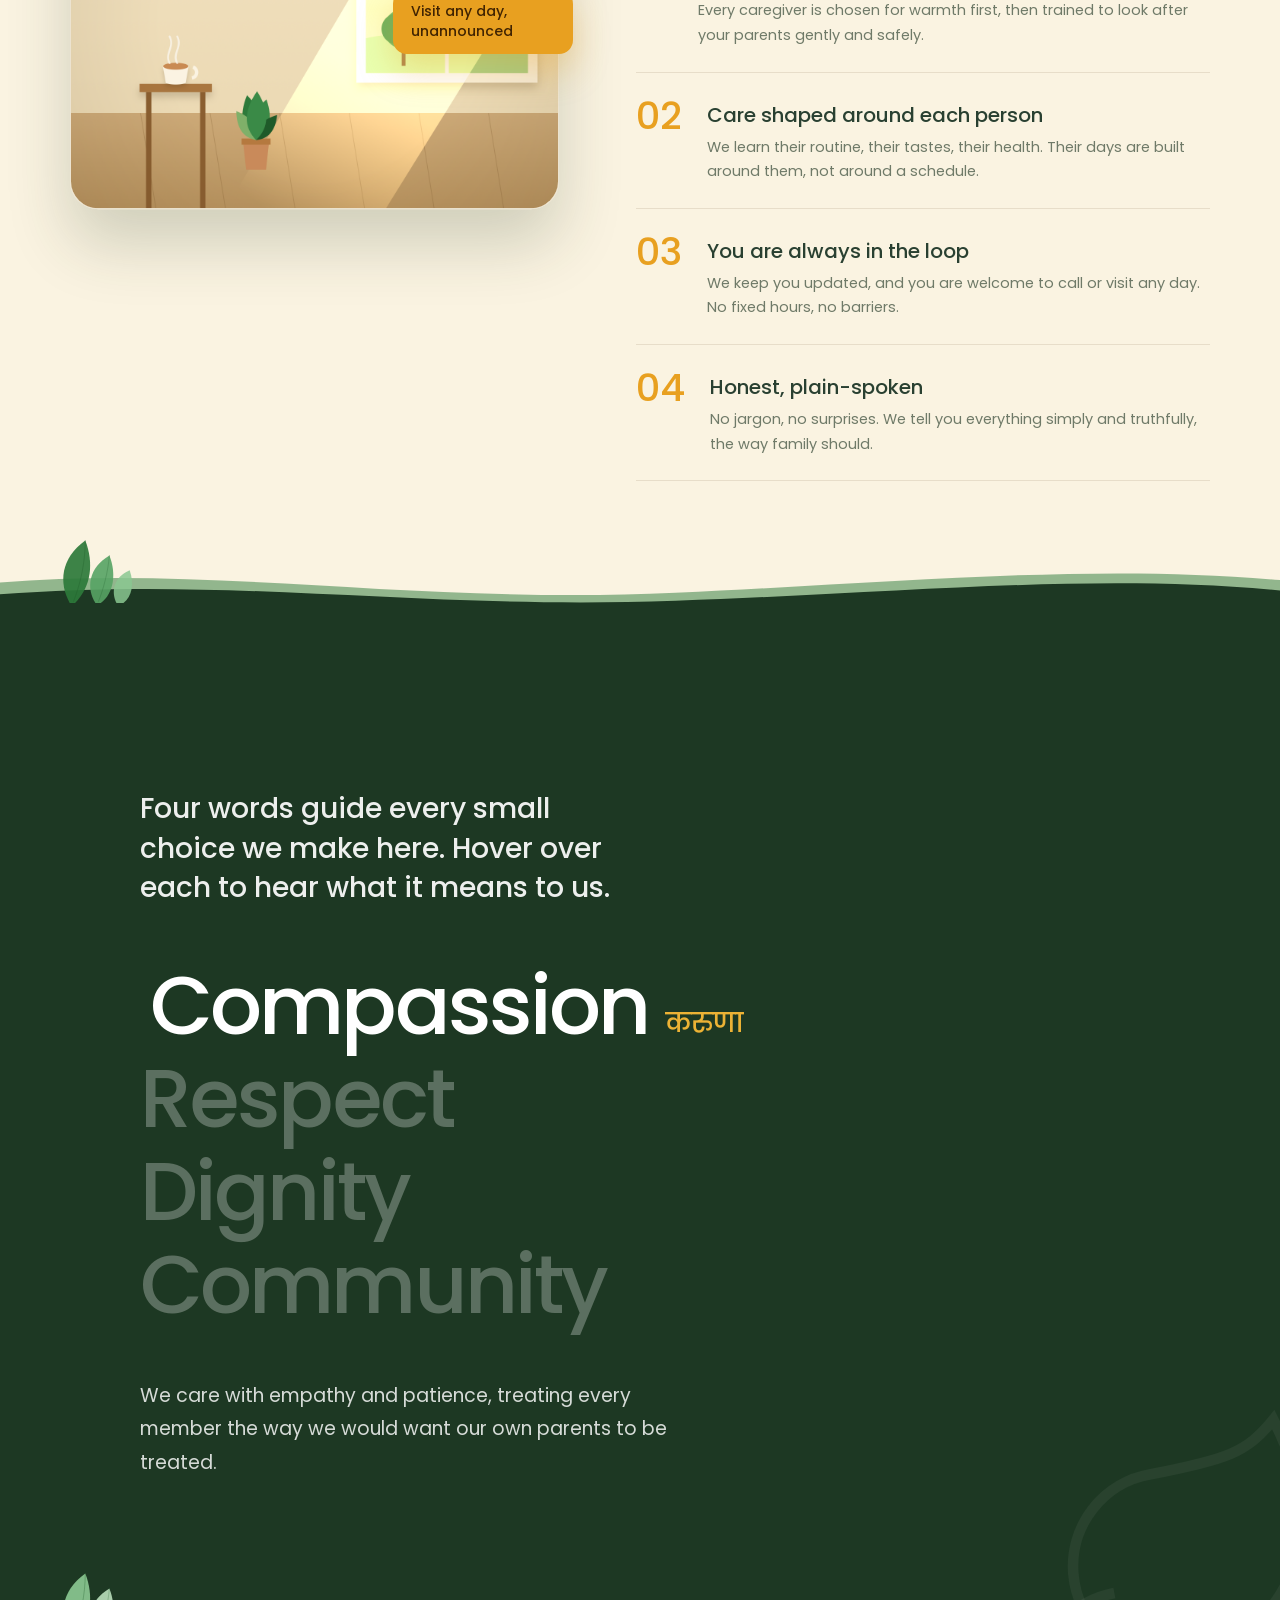
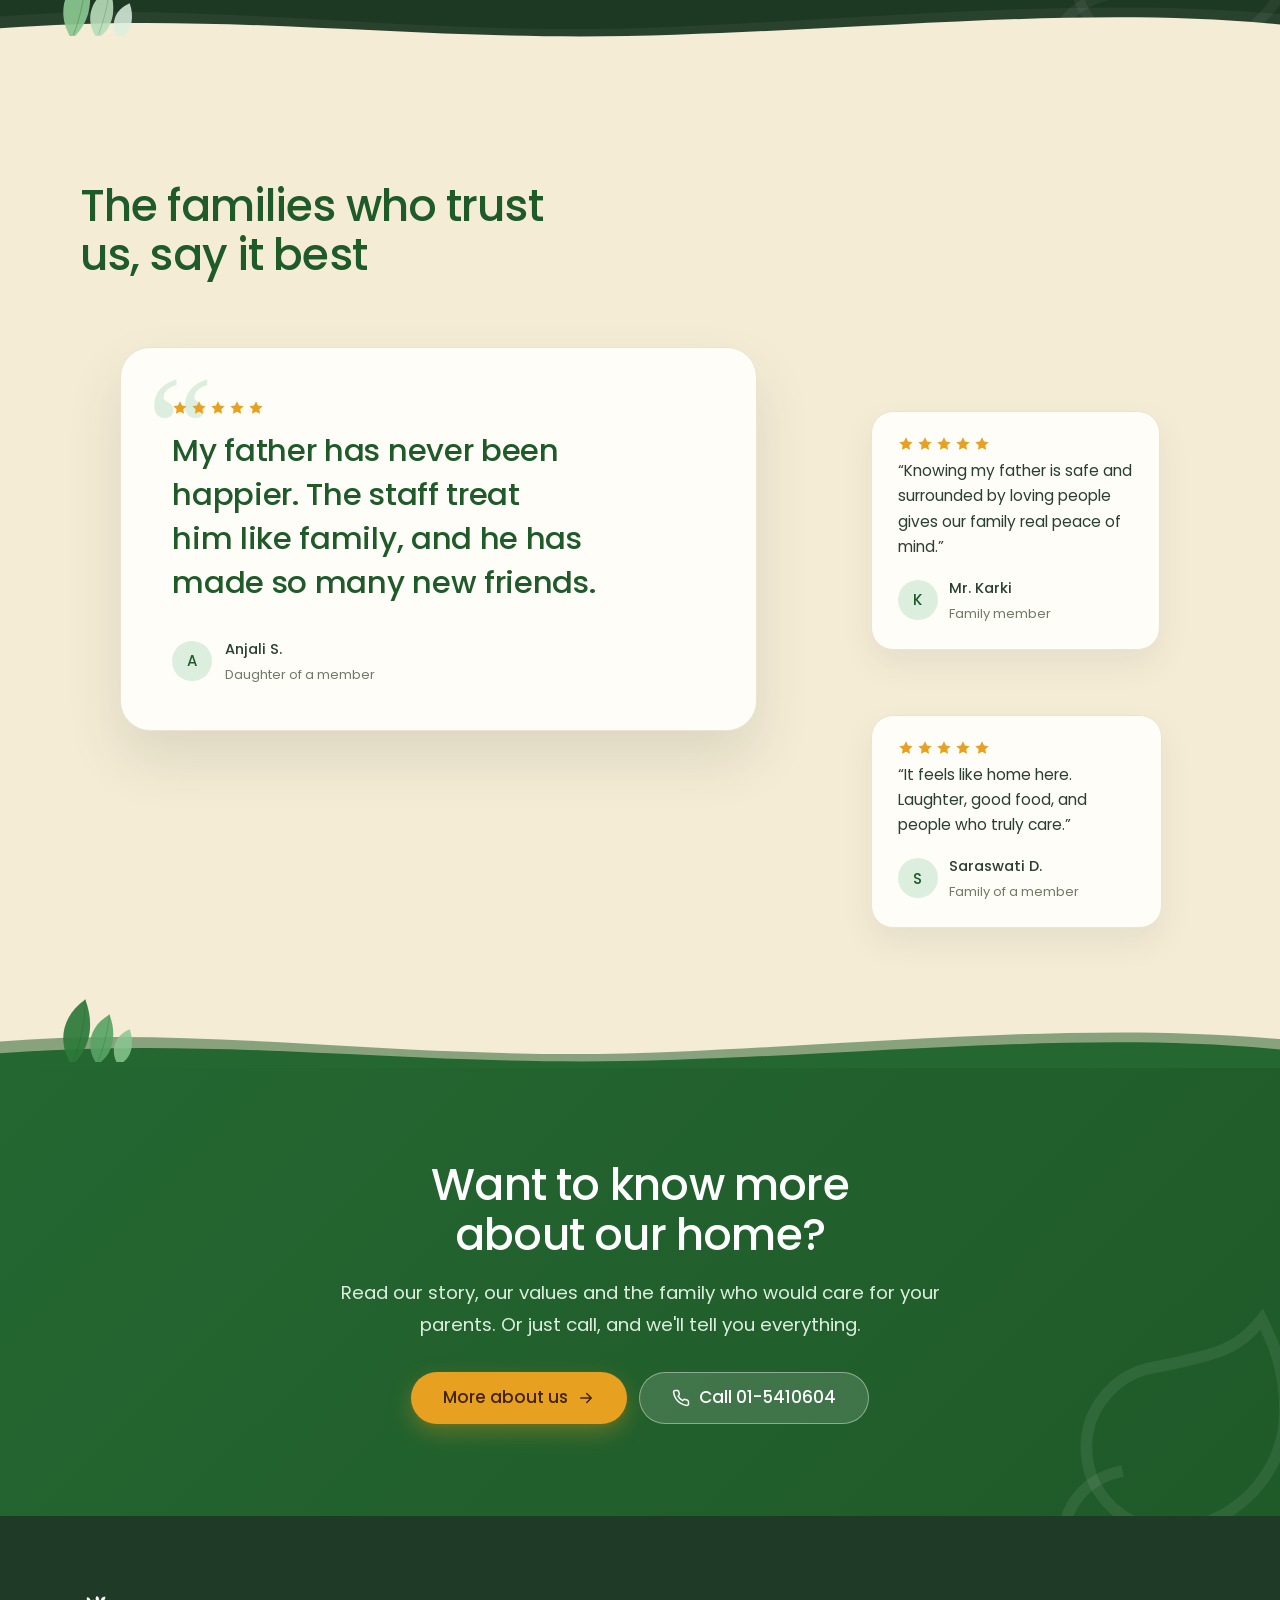
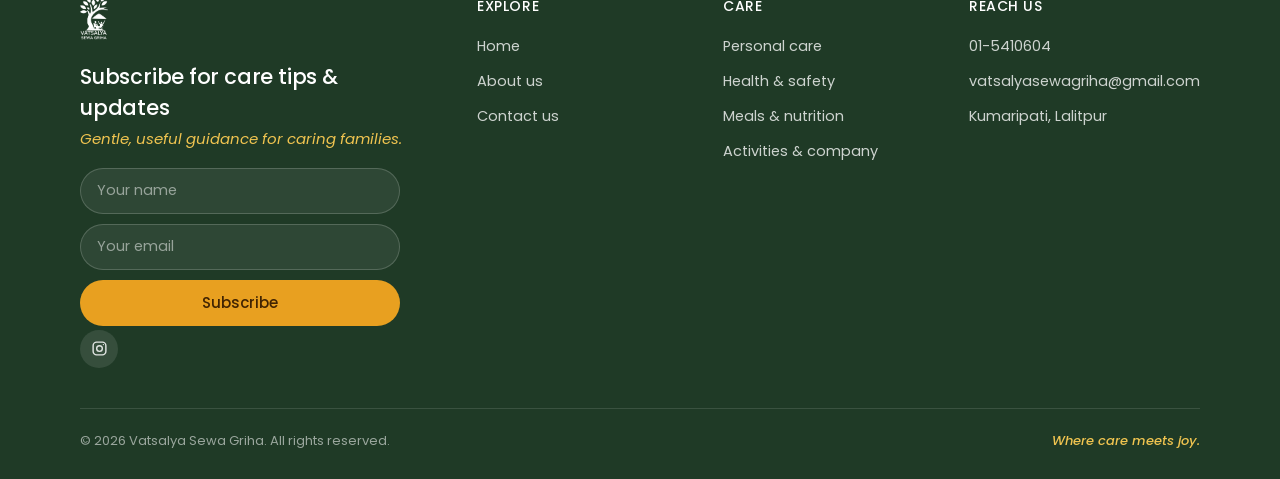
<file: project/vatsalya-static/index.html>
<!DOCTYPE html>
<html lang="en">
<head>
<meta charset="UTF-8" />
<meta name="viewport" content="width=device-width, initial-scale=1.0" />
<title>Vatsalya Sewa Griha · Where care meets joy</title>

<link rel="preconnect" href="https://fonts.googleapis.com">
<link rel="preconnect" href="https://fonts.gstatic.com" crossorigin>
<link rel="stylesheet" href="https://fonts.googleapis.com/css2?family=Poppins:wght@400;500&family=Noto+Sans+Devanagari:wght@400;500&family=Lora:ital,wght@0,500;0,600;1,500&display=swap">

<link rel="stylesheet" href="styles.css">

<link rel="preload" as="image" href="assets/hand-elder-clean.png">
<link rel="preload" as="image" href="assets/hand-young-clean.png">
</head>
<body>
  <div class="hero-scroll">
    <main class="stage" data-screen-label="Home hero">
      <div class="bg"></div>

      <div class="fadewrap" id="fadewrap">
        <!-- Hands: elder reaches from the left, younger from the right; fingertips meet at centre -->
        <div class="hand elder"><img src="assets/hand-elder-clean.png" alt="An elder's hand reaching out" /></div>
        <div class="hand young"><img src="assets/hand-young-clean.png" alt="A younger hand reaching back" /></div>

        <!-- Warm glow at the point of contact -->
        <div class="glow"></div>

        <!-- Overlay text -->
        <div class="hero-text">
          <p class="eyebrow reveal r-1">Where care meets joy</p>
          <h1 class="hero-title reveal r-2">Vatsalya Sewa Griha</h1>
          <p class="hero-sub reveal r-3">A trusted daycare for seniors.</p>
        </div>
      </div>

      <!-- Soft side fades so the sleeves dissolve into the page -->
      <div class="edge-fade"></div>

      <!-- Header -->
      <header class="site-header">
        <a class="brand" href="index.html" aria-label="Vatsalya Sewa Griha — home">
          <img src="assets/logo-horizontal.png" alt="Vatsalya Sewa Griha" />
        </a>
        <nav class="site-nav" aria-label="Primary">
          <a href="index.html" class="active" aria-current="page">Home</a>
          <a href="about.html">About us</a>
          <a href="contact.html">Contact us</a>
        </nav>
        <a class="cta" href="contact.html">Visit us</a>
        <button class="nav-toggle" aria-label="Open menu">
          <svg width="22" height="22" viewBox="0 0 24 24" fill="none" stroke="currentColor" stroke-width="2" stroke-linecap="round"><path d="M3 6h18M3 12h18M3 18h18" /></svg>
        </button>
      </header>

      <!-- Organic cream waves — bottom fill matches the section below so the curve melts into it -->
      <svg class="waves" viewBox="0 0 1440 210" preserveAspectRatio="none" aria-hidden="true" xmlns="http://www.w3.org/2000/svg">
        <path d="M0,140 C240,96 470,196 760,166 C1030,138 1230,92 1440,134 L1440,210 L0,210 Z" fill="#e9efdd" opacity="0.6" />
        <path d="M0,170 C260,124 470,210 760,186 C1040,164 1230,116 1440,160 L1440,210 L0,210 Z" fill="#faf3e1" />
      </svg>

      <!-- Leaves, lower-left -->
      <svg class="leaves" viewBox="0 0 230 200" fill="none" aria-hidden="true" xmlns="http://www.w3.org/2000/svg">
        <path d="M30 200 C2 150 6 86 70 40 C92 96 86 158 44 200 Z" fill="var(--color-primary-500)" opacity="0.92" />
        <path d="M70 40 C70 96 58 150 40 196" stroke="#1f5a29" stroke-width="2" stroke-linecap="round" opacity="0.5" />
        <path d="M96 200 C72 162 78 110 132 78 C150 124 144 174 110 200 Z" fill="var(--color-primary-400)" opacity="0.9" />
        <path d="M132 78 C128 124 116 166 104 196" stroke="#1f5a29" stroke-width="1.8" stroke-linecap="round" opacity="0.45" />
        <path d="M150 200 C136 172 142 134 184 116 C196 150 190 184 168 200 Z" fill="var(--color-primary-300)" opacity="0.85" />
      </svg>
    </main>
  </div>

  <!-- ============================================================
       CONTENT BELOW THE HERO (the hero above is intentionally untouched)
       ============================================================ -->
  <div class="vsg">

    <!-- WHO WE ARE -->
    <section class="note-home" data-screen-label="Who we are">
      <div class="note-text r from-left">
        <h2 class="note-head">While you are at work, they are never on their own. <span class="gold">They have friends, warm food, and someone close by.</span></h2>
        <p class="note-body">Vatsalya is a real home in Kumaripati, Lalitpur. Not a ward, not a waiting room. A house where aama and buwa wake to chai and the morning paper, and fall asleep knowing someone is near.</p>
        <p class="note-sign">With care, <b>the Vatsalya family</b></p>
        <div class="note-marks">
          <div class="nm">
            <span class="ic"><svg viewBox="0 0 24 24" fill="none" stroke="currentColor" stroke-width="1.7" stroke-linecap="round" stroke-linejoin="round"><path d="M3 10.5 12 3l9 7.5"/><path d="M5 9.5V21h14V9.5"/><path d="M12 17.2s-2.6-1.6-2.6-3.4a1.6 1.6 0 0 1 2.6-1.2 1.6 1.6 0 0 1 2.6 1.2c0 1.8-2.6 3.4-2.6 3.4Z"/></svg></span>
            <span class="lbl">A real home</span>
          </div>
          <div class="nm">
            <span class="ic"><svg viewBox="0 0 24 24" fill="none" stroke="currentColor" stroke-width="1.7" stroke-linecap="round" stroke-linejoin="round"><circle cx="9" cy="8" r="3.1"/><circle cx="17" cy="9" r="2.5"/><path d="M3.5 19c.6-3.1 2.9-4.9 5.5-4.9s4.9 1.8 5.5 4.9"/><path d="M15.6 19c.3-1.9 1.4-3.3 3-3.6"/></svg></span>
            <span class="lbl">Family, not staff</span>
          </div>
          <div class="nm">
            <span class="ic"><svg viewBox="0 0 24 24" fill="none" stroke="currentColor" stroke-width="1.7" stroke-linecap="round" stroke-linejoin="round"><path d="M12 9.5s-1.7-1.7-3.1-1.1a1.7 1.7 0 0 0-.5 2.7l3.6 3.5 3.6-3.5a1.7 1.7 0 0 0-.5-2.7C13.7 7.8 12 9.5 12 9.5Z"/><path d="M4 13v3a4 4 0 0 0 4 4h8a4 4 0 0 0 4-4v-3"/><path d="M4 13a2 2 0 0 1 2-2M20 13a2 2 0 0 0-2-2"/></svg></span>
            <span class="lbl">Never alone</span>
          </div>
        </div>
      </div>
      <div class="note-photo r from-right">
        <img src="assets/note-photo.png" alt="A caregiver in a purple Vatsalya Sewa Griha uniform resting a hand on an elder woman's shoulder by a sunlit window" />
      </div>
    
      <!-- wavy section divider -->
      <svg class="wave-sep" viewBox="0 0 1440 210" preserveAspectRatio="none" aria-hidden="true" xmlns="http://www.w3.org/2000/svg">
        <path class="w-accent" d="M0,140 C240,96 470,196 760,166 C1030,138 1230,92 1440,134 L1440,210 L0,210 Z" fill="#e3ecd6"></path>
        <path d="M0,170 C260,124 470,210 760,186 C1040,164 1230,116 1440,160 L1440,210 L0,210 Z" fill="var(--cream-2)"></path>
      </svg>
      <svg class="wave-leaves" viewBox="0 0 230 200" fill="none" aria-hidden="true" xmlns="http://www.w3.org/2000/svg">
        <path data-fill="d1" d="M30 200 C2 150 6 86 70 40 C92 96 86 158 44 200 Z" fill="var(--color-primary-500)" opacity="0.92"></path>
        <path d="M70 40 C70 96 58 150 40 196" stroke="#1f5a29" stroke-width="2" stroke-linecap="round" opacity="0.4"></path>
        <path data-fill="d2" d="M96 200 C72 162 78 110 132 78 C150 124 144 174 110 200 Z" fill="var(--color-primary-400)" opacity="0.9"></path>
        <path d="M132 78 C128 124 116 166 104 196" stroke="#1f5a29" stroke-width="1.8" stroke-linecap="round" opacity="0.35"></path>
        <path data-fill="d3" d="M150 200 C136 172 142 134 184 116 C196 150 190 184 168 200 Z" fill="var(--color-primary-300)" opacity="0.85"></path>
      </svg>
    </section>

    <!-- A DAY HERE -->
    <section class="day" data-screen-label="A day here">
      <div class="wrap">
        <div class="day-main">
          <div class="head r">
            <h2>What the days<br />actually feel like</h2>
          </div>
          <div class="day-stack" data-stagger="150">
            <div class="moment r from-left">
              <p class="time">Morning</p>
              <h3>Chai, the paper, and company</h3>
              <p class="np">बिहानको चिया</p>
              <p>The day starts together. Hot tea, the morning news, and friends to share it with before anything else.</p>
            </div>
            <div class="moment r from-left d1">
              <p class="time">Midday</p>
              <h3>A warm plate, eaten together</h3>
              <p class="np">दालभात, सँगै</p>
              <p>Fresh, home-cooked Nepali food at a shared table. The kind of meal that tastes like someone made it just for you.</p>
            </div>
            <div class="moment r from-left d2">
              <p class="time">Afternoon</p>
              <h3>Songs, games, a little exercise</h3>
              <p class="np">गीत र हाँसो</p>
              <p>Gentle movement and a lot of laughter. Afternoons here are active and social, never long and empty.</p>
            </div>
            <div class="moment r from-left d3">
              <p class="time">Through the night</p>
              <h3>Looked after while they sleep</h3>
              <p class="np">सुरक्षित रात</p>
              <p>Health checks, gentle care and someone close by, all night. Safe in the dark hours too, so you can rest as well.</p>
            </div>
          </div>
        </div>
        <div class="aside r scale-in d1">
          <img src="assets/art/together.png" alt="An illustration of two people sharing chai on a garden bench" />
          <p class="note">“The best part of my day is the morning chai. We sit, we talk, we laugh. It does not feel like a long day anymore.”</p>
        </div>
      </div>
    
      <!-- wavy section divider -->
      <svg class="wave-sep" viewBox="0 0 1440 210" preserveAspectRatio="none" aria-hidden="true" xmlns="http://www.w3.org/2000/svg">
        <path class="w-accent" d="M0,140 C240,96 470,196 760,166 C1030,138 1230,92 1440,134 L1440,210 L0,210 Z" fill="#e3ecd6"></path>
        <path d="M0,170 C260,124 470,210 760,186 C1040,164 1230,116 1440,160 L1440,210 L0,210 Z" fill="var(--cream-0)"></path>
      </svg>
      <svg class="wave-leaves" viewBox="0 0 230 200" fill="none" aria-hidden="true" xmlns="http://www.w3.org/2000/svg">
        <path data-fill="d1" d="M30 200 C2 150 6 86 70 40 C92 96 86 158 44 200 Z" fill="var(--color-primary-500)" opacity="0.92"></path>
        <path d="M70 40 C70 96 58 150 40 196" stroke="#1f5a29" stroke-width="2" stroke-linecap="round" opacity="0.4"></path>
        <path data-fill="d2" d="M96 200 C72 162 78 110 132 78 C150 124 144 174 110 200 Z" fill="var(--color-primary-400)" opacity="0.9"></path>
        <path d="M132 78 C128 124 116 166 104 196" stroke="#1f5a29" stroke-width="1.8" stroke-linecap="round" opacity="0.35"></path>
        <path data-fill="d3" d="M150 200 C136 172 142 134 184 116 C196 150 190 184 168 200 Z" fill="var(--color-primary-300)" opacity="0.85"></path>
      </svg>
    </section>

    <!-- WHY FAMILIES TRUST US -->
    <section class="trust" data-screen-label="Why families trust us">
      <div class="wrap">
        <div class="r from-left art">
          <img src="assets/art/window.png" data-parallax="40" alt="An illustration of warm light through a window with a plant and a cup of chai" />
          <div class="badge-float">Visit any day, unannounced</div>
        </div>
        <div class="r from-right d1">
          <h2 class="h-sec serif">Choosing care is hard.<br />We try to make it kind.</h2>
          <ol data-stagger="140">
            <li class="r rise-lg"><span class="num">01</span><div><h3>Caring, trained staff</h3><p>Every caregiver is chosen for warmth first, then trained to look after your parents gently and safely.</p></div></li>
            <li class="r rise-lg d1"><span class="num">02</span><div><h3>Care shaped around each person</h3><p>We learn their routine, their tastes, their health. Their days are built around them, not around a schedule.</p></div></li>
            <li class="r rise-lg d2"><span class="num">03</span><div><h3>You are always in the loop</h3><p>We keep you updated, and you are welcome to call or visit any day. No fixed hours, no barriers.</p></div></li>
            <li class="r rise-lg d3"><span class="num">04</span><div><h3>Honest, plain-spoken</h3><p>No jargon, no surprises. We tell you everything simply and truthfully, the way family should.</p></div></li>
          </ol>
        </div>
      </div>
    
      <!-- wavy section divider -->
      <svg class="wave-sep" viewBox="0 0 1440 210" preserveAspectRatio="none" aria-hidden="true" xmlns="http://www.w3.org/2000/svg">
        <path class="w-accent" d="M0,140 C240,96 470,196 760,166 C1030,138 1230,92 1440,134 L1440,210 L0,210 Z" fill="#2d7a3a"></path>
        <path d="M0,170 C260,124 470,210 760,186 C1040,164 1230,116 1440,160 L1440,210 L0,210 Z" fill="#1d3823"></path>
      </svg>
      <svg class="wave-leaves" viewBox="0 0 230 200" fill="none" aria-hidden="true" xmlns="http://www.w3.org/2000/svg">
        <path data-fill="d1" d="M30 200 C2 150 6 86 70 40 C92 96 86 158 44 200 Z" fill="var(--color-primary-500)" opacity="0.92"></path>
        <path d="M70 40 C70 96 58 150 40 196" stroke="#1f5a29" stroke-width="2" stroke-linecap="round" opacity="0.4"></path>
        <path data-fill="d2" d="M96 200 C72 162 78 110 132 78 C150 124 144 174 110 200 Z" fill="var(--color-primary-400)" opacity="0.9"></path>
        <path d="M132 78 C128 124 116 166 104 196" stroke="#1f5a29" stroke-width="1.8" stroke-linecap="round" opacity="0.35"></path>
        <path data-fill="d3" d="M150 200 C136 172 142 134 184 116 C196 150 190 184 168 200 Z" fill="var(--color-primary-300)" opacity="0.85"></path>
      </svg>
    </section>

    <!-- OUR VALUES (dark, immersive) -->
    <section class="values-big" data-screen-label="Our values">
      <svg class="leaf-water" width="320" height="320" viewBox="0 0 24 24" fill="none" stroke="currentColor" stroke-width="0.8" aria-hidden="true"><path d="M11 20A7 7 0 0 1 9.8 6.1C15.5 5 17 4.48 19 2c1 2 2 4.18 2 8 0 5.5-4.78 10-10 10Z"/><path d="M2 21c0-3 1.85-5.36 5.08-6"/></svg>
      <div class="wrap">
        <p class="intro r d1">Four words guide every small choice we make here. Hover over each to hear what it means to us.</p>
        <div class="vwords" id="vwords" data-stagger="130">
          <span class="vword on r from-left" data-desc="We care with empathy and patience, treating every member the way we would want our own parents to be treated.">Compassion<span class="np">करुणा</span></span>
          <span class="vword r from-left d1" data-desc="Every member is heard and honoured. Their preferences, their stories and their independence all matter, every single day.">Respect<span class="np">सम्मान</span></span>
          <span class="vword r from-left d2" data-desc="From meals to mornings, we protect the quiet dignity of growing older, gently and without fuss.">Dignity<span class="np">मर्यादा</span></span>
          <span class="vword r from-left d3" data-desc="Members, families and staff form one warm circle. Nobody here is ever on their own.">Community<span class="np">समुदाय</span></span>
        </div>
        <p class="vdesc" id="vdesc">We care with empathy and patience, treating every member the way we would want our own parents to be treated.</p>
      </div>
    
      <!-- wavy section divider -->
      <svg class="wave-sep" viewBox="0 0 1440 210" preserveAspectRatio="none" aria-hidden="true" xmlns="http://www.w3.org/2000/svg">
        <path class="w-accent" d="M0,140 C240,96 470,196 760,166 C1030,138 1230,92 1440,134 L1440,210 L0,210 Z" fill="rgba(255,255,255,0.10)"></path>
        <path d="M0,170 C260,124 470,210 760,186 C1040,164 1230,116 1440,160 L1440,210 L0,210 Z" fill="var(--cream-1)"></path>
      </svg>
      <svg class="wave-leaves on-dark" viewBox="0 0 230 200" fill="none" aria-hidden="true" xmlns="http://www.w3.org/2000/svg">
        <path data-fill="d1" d="M30 200 C2 150 6 86 70 40 C92 96 86 158 44 200 Z" fill="var(--color-primary-500)" opacity="0.92"></path>
        <path d="M70 40 C70 96 58 150 40 196" stroke="#1f5a29" stroke-width="2" stroke-linecap="round" opacity="0.4"></path>
        <path data-fill="d2" d="M96 200 C72 162 78 110 132 78 C150 124 144 174 110 200 Z" fill="var(--color-primary-400)" opacity="0.9"></path>
        <path d="M132 78 C128 124 116 166 104 196" stroke="#1f5a29" stroke-width="1.8" stroke-linecap="round" opacity="0.35"></path>
        <path data-fill="d3" d="M150 200 C136 172 142 134 184 116 C196 150 190 184 168 200 Z" fill="var(--color-primary-300)" opacity="0.85"></path>
      </svg>
    </section>

    <!-- IN FAMILIES' WORDS -->
    <section class="voices" data-screen-label="In families' words">
      <div class="wrap">
        <div class="head r">
          <h2>The families who trust<br />us, say it best</h2>
        </div>
        <div class="voices-grid">
          <figure class="big r scale-in">
            <span class="mark">“</span>
            <div class="stars"><svg class="ico" viewBox="0 0 24 24"><path d="m12 2 3 6.3 6.9.9-5 4.8 1.2 6.8L12 17.6 5.9 20.8 7 14 2 9.2l6.9-.9L12 2Z"/></svg><svg class="ico" viewBox="0 0 24 24"><path d="m12 2 3 6.3 6.9.9-5 4.8 1.2 6.8L12 17.6 5.9 20.8 7 14 2 9.2l6.9-.9L12 2Z"/></svg><svg class="ico" viewBox="0 0 24 24"><path d="m12 2 3 6.3 6.9.9-5 4.8 1.2 6.8L12 17.6 5.9 20.8 7 14 2 9.2l6.9-.9L12 2Z"/></svg><svg class="ico" viewBox="0 0 24 24"><path d="m12 2 3 6.3 6.9.9-5 4.8 1.2 6.8L12 17.6 5.9 20.8 7 14 2 9.2l6.9-.9L12 2Z"/></svg><svg class="ico" viewBox="0 0 24 24"><path d="m12 2 3 6.3 6.9.9-5 4.8 1.2 6.8L12 17.6 5.9 20.8 7 14 2 9.2l6.9-.9L12 2Z"/></svg></div>
            <blockquote>My father has never been happier. The staff treat him like family, and he has made so many new friends.</blockquote>
            <figcaption><span class="ava">A</span><span><span class="who">Anjali S.</span><br><span class="role">Daughter of a member</span></span></figcaption>
          </figure>
          <div class="col">
            <figure class="small r from-right d1">
              <div class="stars"><svg class="ico" viewBox="0 0 24 24"><path d="m12 2 3 6.3 6.9.9-5 4.8 1.2 6.8L12 17.6 5.9 20.8 7 14 2 9.2l6.9-.9L12 2Z"/></svg><svg class="ico" viewBox="0 0 24 24"><path d="m12 2 3 6.3 6.9.9-5 4.8 1.2 6.8L12 17.6 5.9 20.8 7 14 2 9.2l6.9-.9L12 2Z"/></svg><svg class="ico" viewBox="0 0 24 24"><path d="m12 2 3 6.3 6.9.9-5 4.8 1.2 6.8L12 17.6 5.9 20.8 7 14 2 9.2l6.9-.9L12 2Z"/></svg><svg class="ico" viewBox="0 0 24 24"><path d="m12 2 3 6.3 6.9.9-5 4.8 1.2 6.8L12 17.6 5.9 20.8 7 14 2 9.2l6.9-.9L12 2Z"/></svg><svg class="ico" viewBox="0 0 24 24"><path d="m12 2 3 6.3 6.9.9-5 4.8 1.2 6.8L12 17.6 5.9 20.8 7 14 2 9.2l6.9-.9L12 2Z"/></svg></div>
              <blockquote>“Knowing my father is safe and surrounded by loving people gives our family real peace of mind.”</blockquote>
              <figcaption><span class="ava">K</span><span><span class="who">Mr. Karki</span><br><span class="role">Family member</span></span></figcaption>
            </figure>
            <figure class="small r from-right d2">
              <div class="stars"><svg class="ico" viewBox="0 0 24 24"><path d="m12 2 3 6.3 6.9.9-5 4.8 1.2 6.8L12 17.6 5.9 20.8 7 14 2 9.2l6.9-.9L12 2Z"/></svg><svg class="ico" viewBox="0 0 24 24"><path d="m12 2 3 6.3 6.9.9-5 4.8 1.2 6.8L12 17.6 5.9 20.8 7 14 2 9.2l6.9-.9L12 2Z"/></svg><svg class="ico" viewBox="0 0 24 24"><path d="m12 2 3 6.3 6.9.9-5 4.8 1.2 6.8L12 17.6 5.9 20.8 7 14 2 9.2l6.9-.9L12 2Z"/></svg><svg class="ico" viewBox="0 0 24 24"><path d="m12 2 3 6.3 6.9.9-5 4.8 1.2 6.8L12 17.6 5.9 20.8 7 14 2 9.2l6.9-.9L12 2Z"/></svg><svg class="ico" viewBox="0 0 24 24"><path d="m12 2 3 6.3 6.9.9-5 4.8 1.2 6.8L12 17.6 5.9 20.8 7 14 2 9.2l6.9-.9L12 2Z"/></svg></div>
              <blockquote>“It feels like home here. Laughter, good food, and people who truly care.”</blockquote>
              <figcaption><span class="ava">S</span><span><span class="who">Saraswati D.</span><br><span class="role">Family of a member</span></span></figcaption>
            </figure>
          </div>
        </div>
      </div>
    
      <!-- wavy section divider -->
      <svg class="wave-sep" viewBox="0 0 1440 210" preserveAspectRatio="none" aria-hidden="true" xmlns="http://www.w3.org/2000/svg">
        <path class="w-accent" d="M0,140 C240,96 470,196 760,166 C1030,138 1230,92 1440,134 L1440,210 L0,210 Z" fill="#1f5a29"></path>
        <path d="M0,170 C260,124 470,210 760,186 C1040,164 1230,116 1440,160 L1440,210 L0,210 Z" fill="var(--color-primary-600)"></path>
      </svg>
      <svg class="wave-leaves" viewBox="0 0 230 200" fill="none" aria-hidden="true" xmlns="http://www.w3.org/2000/svg">
        <path data-fill="d1" d="M30 200 C2 150 6 86 70 40 C92 96 86 158 44 200 Z" fill="var(--color-primary-500)" opacity="0.92"></path>
        <path d="M70 40 C70 96 58 150 40 196" stroke="#1f5a29" stroke-width="2" stroke-linecap="round" opacity="0.4"></path>
        <path data-fill="d2" d="M96 200 C72 162 78 110 132 78 C150 124 144 174 110 200 Z" fill="var(--color-primary-400)" opacity="0.9"></path>
        <path d="M132 78 C128 124 116 166 104 196" stroke="#1f5a29" stroke-width="1.8" stroke-linecap="round" opacity="0.35"></path>
        <path data-fill="d3" d="M150 200 C136 172 142 134 184 116 C196 150 190 184 168 200 Z" fill="var(--color-primary-300)" opacity="0.85"></path>
      </svg>
    </section>

    <!-- MORE ABOUT US -->
    <section class="band-green" data-screen-label="More about us">
      <svg class="leaf-watermark" width="280" height="280" viewBox="0 0 24 24" fill="none" stroke="currentColor" stroke-width="1" aria-hidden="true"><path d="M11 20A7 7 0 0 1 9.8 6.1C15.5 5 17 4.48 19 2c1 2 2 4.18 2 8 0 5.5-4.78 10-10 10Z"/><path d="M2 21c0-3 1.85-5.36 5.08-6"/></svg>
      <div class="inner">
        <h2 class="h-sec serif">Want to know more about our home?</h2>
        <p class="lead" style="color:var(--color-primary-100)">Read our story, our values and the family who would care for your parents. Or just call, and we'll tell you everything.</p>
        <div style="display:flex; gap:12px; flex-wrap:wrap; justify-content:center; margin-top:30px">
          <a class="btn btn-gold btn-lg" href="about.html">More about us<svg class="ico" viewBox="0 0 24 24" fill="none" stroke="currentColor" stroke-width="2" stroke-linecap="round" stroke-linejoin="round"><path d="M5 12h14M13 6l6 6-6 6"/></svg></a>
          <a class="btn btn-on-green btn-lg" href="tel:+97715410604"><svg class="ico" viewBox="0 0 24 24" fill="none" stroke="currentColor" stroke-width="2" stroke-linecap="round" stroke-linejoin="round"><path d="M22 16.9v3a2 2 0 0 1-2.2 2 19.8 19.8 0 0 1-8.6-3.1 19.5 19.5 0 0 1-6-6 19.8 19.8 0 0 1-3.1-8.7A2 2 0 0 1 4.1 2h3a2 2 0 0 1 2 1.7c.1.9.3 1.8.6 2.6a2 2 0 0 1-.5 2.1L8.1 9.6a16 16 0 0 0 6 6l1.2-1.2a2 2 0 0 1 2.1-.4c.8.3 1.7.5 2.6.6a2 2 0 0 1 1.7 2Z"/></svg>Call 01-5410604</a>
        </div>
      </div>
    </section>

    <!-- FOOTER -->
    <footer class="site-footer" data-screen-label="Footer">
      <div class="wrap">
        <div class="footer-news">
          <div class="news-col">
            <img class="f-logo" src="assets/logo-white.png" alt="Vatsalya Sewa Griha" />
            <h4 class="news-title">Subscribe for care tips &amp; updates</h4>
            <p class="news-sub">Gentle, useful guidance for caring families.</p>
            <form class="news-form">
              <input type="text" placeholder="Your name" aria-label="Your name" required />
              <input type="email" placeholder="Your email" aria-label="Your email" required />
              <button type="submit">Subscribe</button>
            </form>
            <div class="social">
              <a href="https://www.instagram.com/vatsalyasewagriha/" target="_blank" rel="noopener" aria-label="Instagram"><svg class="ico" viewBox="0 0 24 24" fill="none" stroke="currentColor" stroke-width="2"><rect x="3" y="3" width="18" height="18" rx="5"/><circle cx="12" cy="12" r="4"/><circle cx="17.5" cy="6.5" r="1" fill="currentColor" stroke="none"/></svg></a>
            </div>
          </div>
          <div>
            <h4>Explore</h4>
            <ul>
              <li><a href="index.html">Home</a></li>
              <li><a href="about.html">About us</a></li>
              <li><a href="contact.html">Contact us</a></li>
            </ul>
          </div>
          <div>
            <h4>Care</h4>
            <ul>
              <li><a href="about.html">Personal care</a></li>
              <li><a href="contact.html">Health &amp; safety</a></li>
              <li><a href="about.html">Meals &amp; nutrition</a></li>
              <li><a href="about.html">Activities &amp; company</a></li>
            </ul>
          </div>
          <div>
            <h4>Reach us</h4>
            <ul>
              <li><a href="tel:+97715410604">01-5410604</a></li>
              <li><a href="mailto:vatsalyasewagriha@gmail.com">vatsalyasewagriha@gmail.com</a></li>
              <li><a href="contact.html">Kumaripati, Lalitpur</a></li>
            </ul>
          </div>
        </div>
        <div class="footer-bottom">
          <span>© <span id="year">2026</span> Vatsalya Sewa Griha. All rights reserved.</span>
          <span class="serif" style="color:var(--color-secondary-300); font-style:italic">Where care meets joy.</span>
        </div>
      </div>
    </footer>
  </div>

  <script src="script.js"></script>
</body>
</html>
</file>
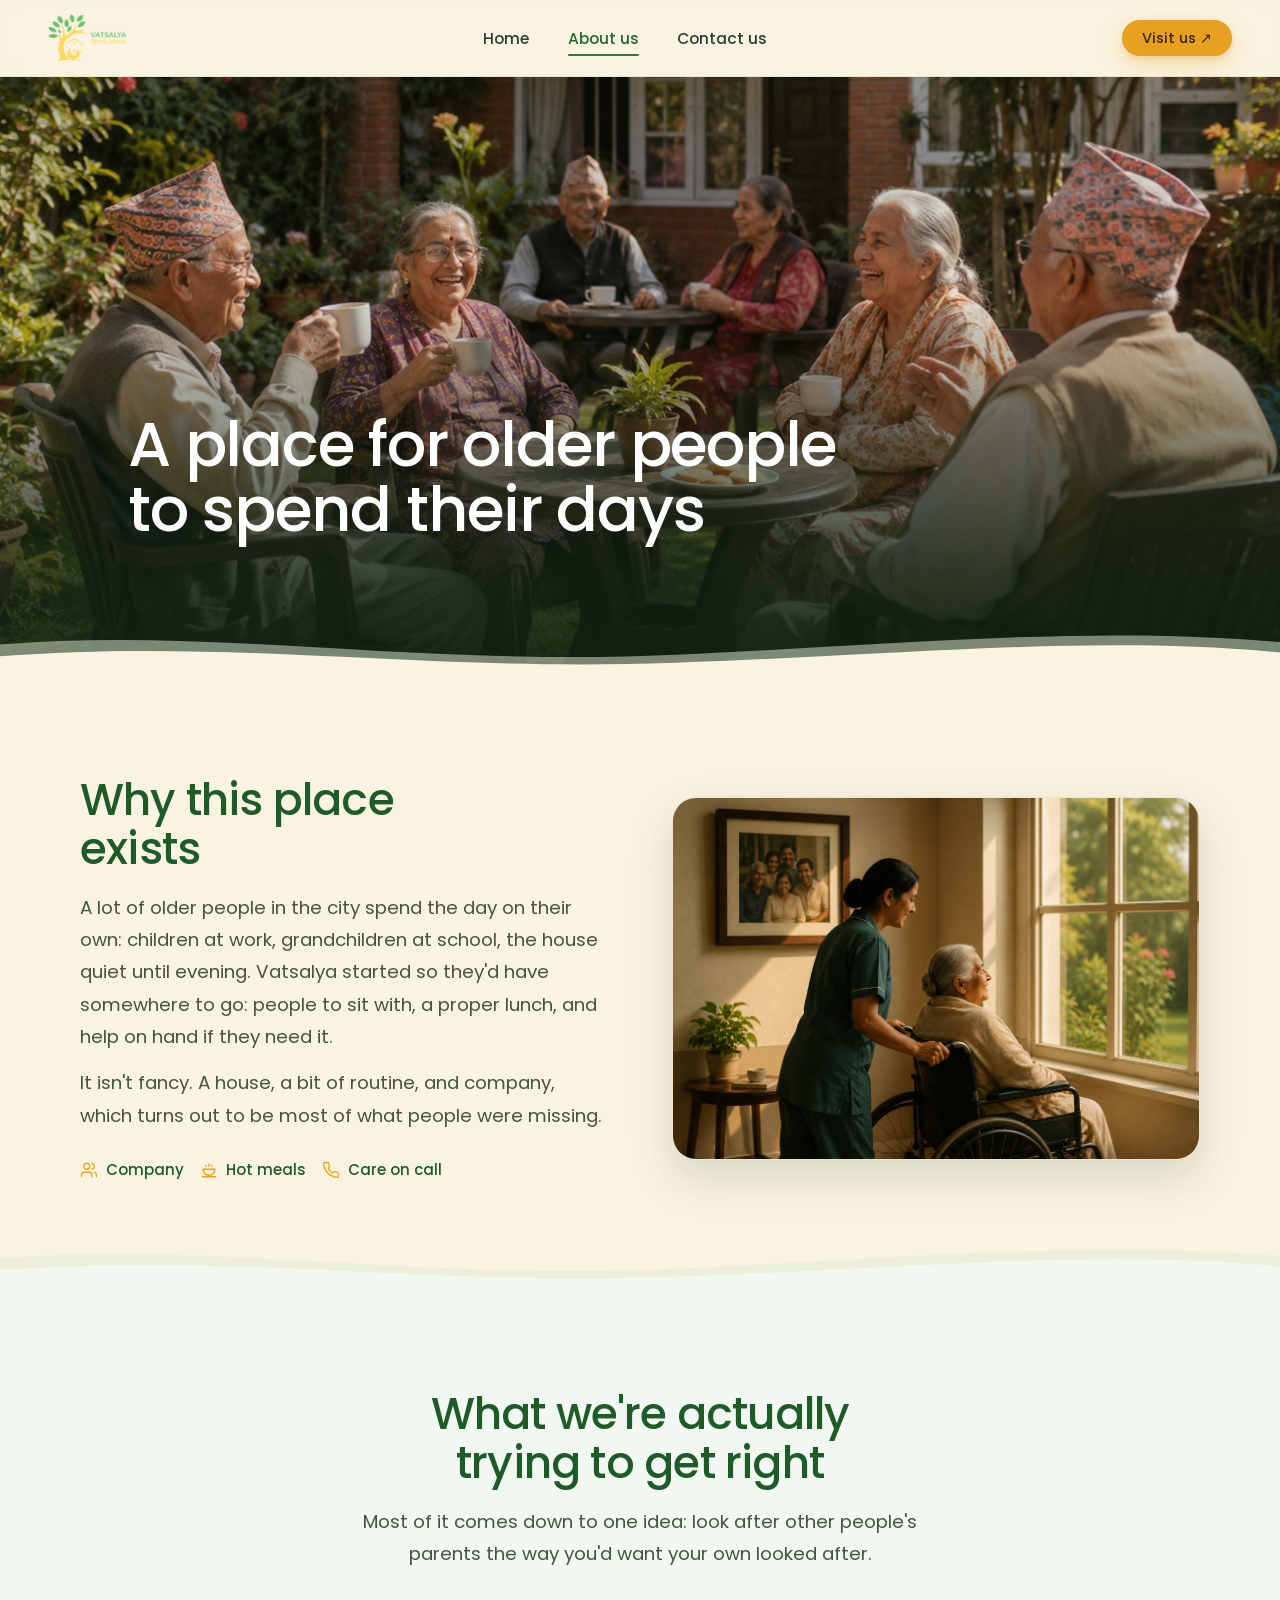
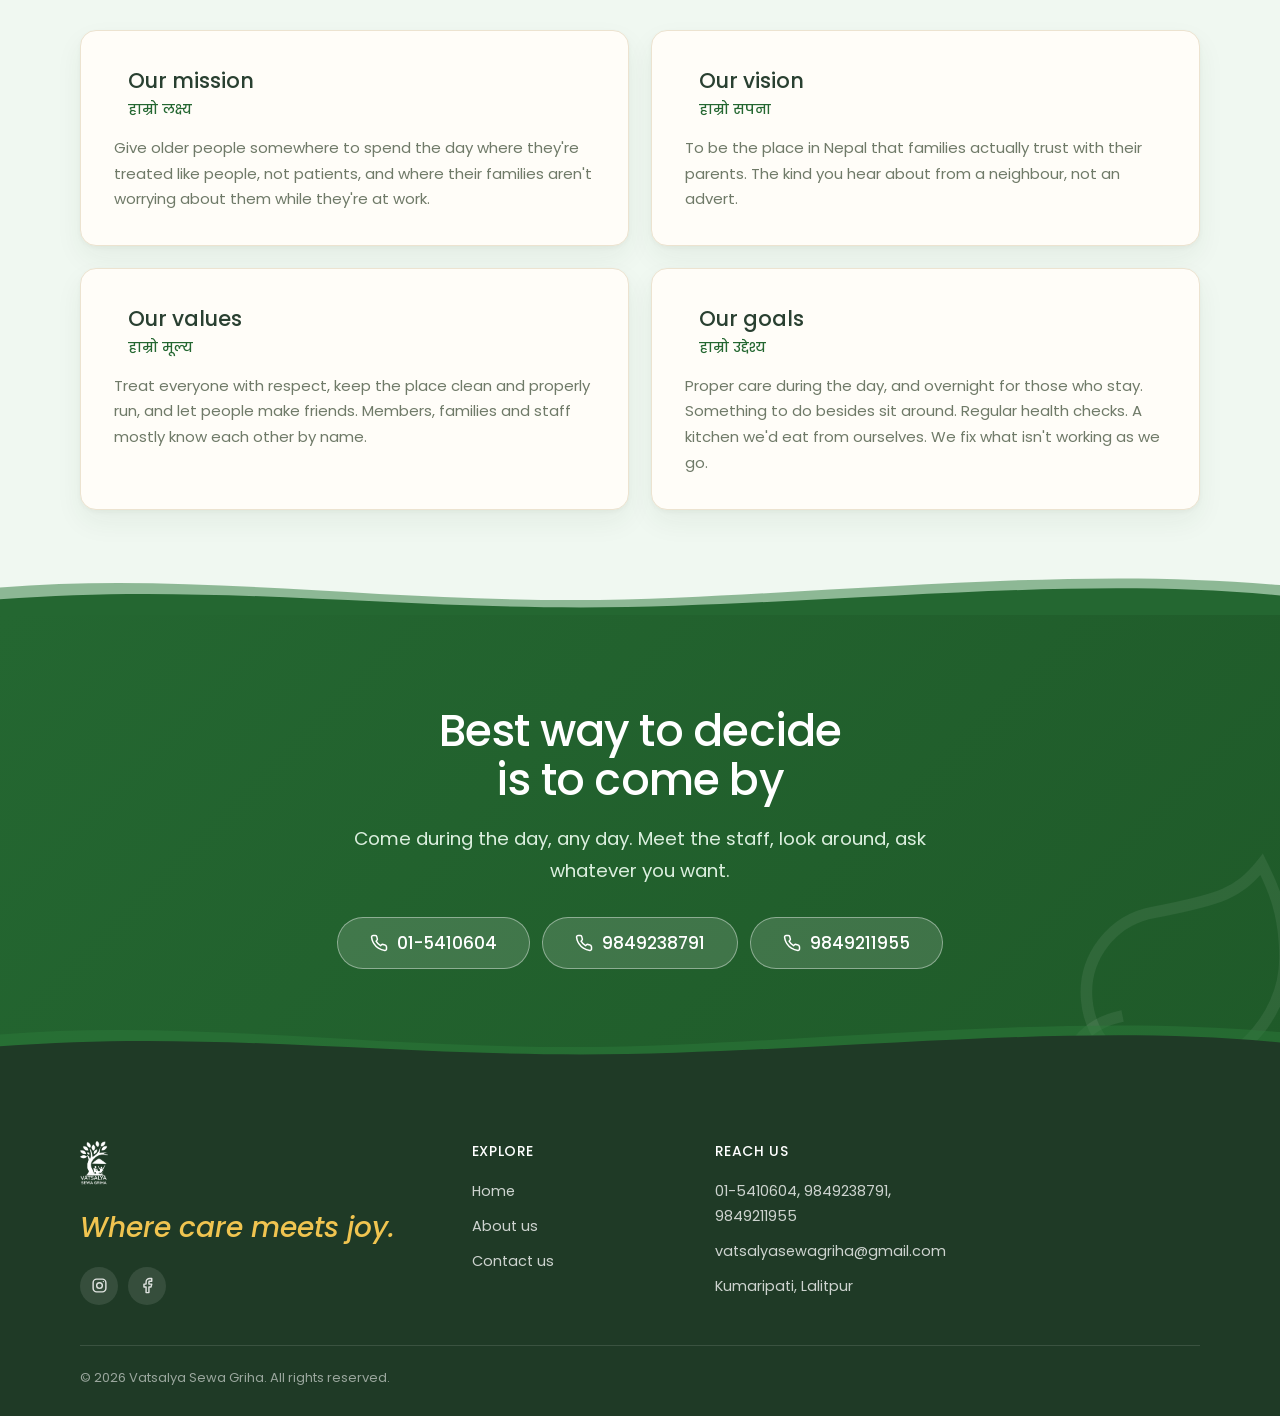
<file: project/about.html>
<!DOCTYPE html>
<html lang="en">
<head>
<meta charset="UTF-8" />
<meta name="viewport" content="width=device-width, initial-scale=1.0" />
<title>About us · Vatsalya Sewa Griha</title>

<link rel="preconnect" href="https://fonts.googleapis.com" />
<link rel="preconnect" href="https://fonts.gstatic.com" crossorigin />
<link rel="stylesheet" href="https://fonts.googleapis.com/css2?family=Lora:ital,wght@0,500;0,600;1,500&display=swap" />

<link rel="stylesheet" href="_ds/vatsalya-sewa-griha-design-system-1b6a1024-b4fc-456d-8e3f-d0bf4b99e736/tokens/fonts.css" />
<link rel="stylesheet" href="_ds/vatsalya-sewa-griha-design-system-1b6a1024-b4fc-456d-8e3f-d0bf4b99e736/tokens/colors.css" />
<link rel="stylesheet" href="_ds/vatsalya-sewa-griha-design-system-1b6a1024-b4fc-456d-8e3f-d0bf4b99e736/tokens/typography.css" />
<link rel="stylesheet" href="_ds/vatsalya-sewa-griha-design-system-1b6a1024-b4fc-456d-8e3f-d0bf4b99e736/tokens/spacing.css" />
<link rel="stylesheet" href="_ds/vatsalya-sewa-griha-design-system-1b6a1024-b4fc-456d-8e3f-d0bf4b99e736/tokens/base.css" />
<link rel="stylesheet" href="_ds/vatsalya-sewa-griha-design-system-1b6a1024-b4fc-456d-8e3f-d0bf4b99e736/styles.css" />
<link rel="stylesheet" href="site.css" />
<script src="image-slot.js"></script>
</head>
<body class="vsg">

  <header class="page-header">
    <a class="brand" href="index.html" aria-label="Vatsalya Sewa Griha — home"><img src="assets/logo-horizontal.png" alt="Vatsalya Sewa Griha" /></a>
    <nav class="page-nav" aria-label="Primary">
      <a href="index.html">Home</a>
      <a href="about.html" class="active" aria-current="page">About us</a>
      <a href="contact.html">Contact us</a>
    </nav>
    <a class="btn btn-gold btn-sm header-cta" href="https://maps.app.goo.gl/yvxqwuGfga2em9hU7" target="_blank" rel="noopener" title="Opens Google Maps in a new tab">Visit us ↗</a>
    <button class="nav-toggle" aria-label="Open menu"><svg width="22" height="22" viewBox="0 0 24 24" fill="none" stroke="currentColor" stroke-width="2" stroke-linecap="round"><path d="M3 6h18M3 12h18M3 18h18"/></svg></button>
  </header>

  <!-- BANNER -->
  <section class="banner banner--photo" data-screen-label="About banner" data-divider="var(--cream-0)" data-divider-accent="#e3ecd6" data-leaves>
    <img class="banner-bg" src="images/about-hero.jpg" alt="Elders laughing over tea and biscuits around garden tables in the sun at Vatsalya" />
    <div class="inner">
      <h1 class="display serif r in d1">A place for older people<br />to spend their days</h1>
    </div>
  </section>

  <!-- INTRO -->
  <section class="section section--cream" data-screen-label="Intro" data-divider="var(--color-primary-50)" data-divider-accent="#e3ecd6" data-leaves>
    <div class="wrap split">
      <div class="r">
        <h2 class="h-sec serif">Why this place<br />exists</h2>
        <p class="lead" style="margin-left:0">A lot of older people in the city spend the day on their own: children at work, grandchildren at school, the house quiet until evening. Vatsalya started so they'd have somewhere to go: people to sit with, a proper lunch, and help on hand if they need it.</p>
        <p class="lead" style="margin-left:0; margin-top:14px">It isn't fancy. A house, a bit of routine, and company, which turns out to be most of what people were missing.</p>
        <div class="feature-line" style="margin-top:26px">
          <span><svg class="ico" viewBox="0 0 24 24" fill="none" stroke="currentColor" stroke-width="1.7" stroke-linecap="round" stroke-linejoin="round"><path d="M16 21v-2a4 4 0 0 0-4-4H6a4 4 0 0 0-4 4v2"/><circle cx="9" cy="7" r="4"/><path d="M22 21v-2a4 4 0 0 0-3-3.87"/><path d="M16 3.13a4 4 0 0 1 0 7.75"/></svg>Company</span>
          <span><svg class="ico" viewBox="0 0 24 24" fill="none" stroke="currentColor" stroke-width="1.7" stroke-linecap="round" stroke-linejoin="round"><path d="M4 11h16a8 8 0 0 1-16 0z"/><path d="M12 4v3M8 5.5v1.5M16 5.5v1.5"/><path d="M3 21h18"/></svg>Hot meals</span>
          <span><svg class="ico" viewBox="0 0 24 24" fill="none" stroke="currentColor" stroke-width="1.7" stroke-linecap="round" stroke-linejoin="round"><path d="M22 16.92v3a2 2 0 0 1-2.18 2 19.79 19.79 0 0 1-8.63-3.07 19.5 19.5 0 0 1-6-6 19.79 19.79 0 0 1-3.07-8.67A2 2 0 0 1 4.11 2h3a2 2 0 0 1 2 1.72c.13.96.36 1.9.7 2.81a2 2 0 0 1-.45 2.11L8.09 9.91a16 16 0 0 0 6 6l1.27-1.27a2 2 0 0 1 2.11-.45c.91.34 1.85.57 2.81.7A2 2 0 0 1 22 16.92z"/></svg>Care on call</span>
        </div>
      </div>
      <div class="r d1 media">
        <img class="art-frame wide" src="images/why-this-place.jpg" alt="A nurse in green scrubs smiling with an elder woman in a wheelchair by a sunlit window, a family photo on the wall behind them" />
      </div>
    </div>
  </section>

  <!-- MISSION / VISION / VALUES / GOALS -->
  <section class="section section--green-tint" data-screen-label="What drives us" data-divider="var(--color-primary-600)" data-divider-accent="#2d7a3a" data-leaves data-leaves-dark>
    <div class="wrap">
      <div class="section-head r">
        <h2 class="h-sec serif">What we're actually trying to get right</h2>
        <p class="lead">Most of it comes down to one idea: look after other people's parents the way you'd want your own looked after.</p>
      </div>
      <div class="value-grid">
        <div class="value r">
          <div class="top"><span class="ico-tile"><svg class="ico" viewBox="0 0 24 24" fill="none" stroke="currentColor" stroke-width="1.7" stroke-linecap="round" stroke-linejoin="round"><path d="M7 20h10"/><path d="M12 20v-8"/><path d="M12 12a4 4 0 0 1-4-4V4h8v4a4 4 0 0 1-4 4Z"/><path d="M8 6H5a3 3 0 0 0 3 3"/><path d="M16 6h3a3 3 0 0 1-3 3"/></svg></span><div><h3>Our mission</h3><span class="ne serif">हाम्रो लक्ष्य</span></div></div>
          <p>Give older people somewhere to spend the day where they're treated like people, not patients, and where their families aren't worrying about them while they're at work.</p>
        </div>
        <div class="value r d1">
          <div class="top"><span class="ico-tile"><svg class="ico" viewBox="0 0 24 24" fill="none" stroke="currentColor" stroke-width="1.7" stroke-linecap="round" stroke-linejoin="round"><circle cx="12" cy="12" r="3"/><path d="M2 12s3.5-7 10-7 10 7 10 7-3.5 7-10 7-10-7-10-7Z"/></svg></span><div><h3>Our vision</h3><span class="ne serif">हाम्रो सपना</span></div></div>
          <p>To be the place in Nepal that families actually trust with their parents. The kind you hear about from a neighbour, not an advert.</p>
        </div>
        <div class="value r">
          <div class="top"><span class="ico-tile"><svg class="ico" viewBox="0 0 24 24" fill="none" stroke="currentColor" stroke-width="1.7" stroke-linecap="round" stroke-linejoin="round"><path d="M12 20.5s-7-4.4-9.3-9C1.2 8.7 2.6 5.5 5.8 5.2c2-.2 3.4 1 4.2 2.3C10.8 6.2 12.2 5 14.2 5.2c3.2.3 4.6 3.5 3.1 6.3C15 16.1 12 20.5 12 20.5Z"/></svg></span><div><h3>Our values</h3><span class="ne serif">हाम्रो मूल्य</span></div></div>
          <p>Treat everyone with respect, keep the place clean and properly run, and let people make friends. Members, families and staff mostly know each other by name.</p>
        </div>
        <div class="value r d1">
          <div class="top"><span class="ico-tile"><svg class="ico" viewBox="0 0 24 24" fill="none" stroke="currentColor" stroke-width="1.7" stroke-linecap="round" stroke-linejoin="round"><path d="M12 3 5 6v5c0 4.4 3 7.6 7 9 4-1.4 7-4.6 7-9V6l-7-3Z"/><path d="m9 12 2 2 4-4"/></svg></span><div><h3>Our goals</h3><span class="ne serif">हाम्रो उद्देश्य</span></div></div>
          <p>Proper care during the day, and overnight for those who stay. Something to do besides sit around. Regular health checks. A kitchen we'd eat from ourselves. We fix what isn't working as we go.</p>
        </div>
      </div>
    </div>
  </section>

  <!-- CTA BAND -->
  <section class="band-green" data-screen-label="Visit CTA" data-divider="#1f3a26" data-divider-accent="#2d7a3a" data-leaves data-leaves-dark>
    <svg class="leaf-watermark" width="280" height="280" viewBox="0 0 24 24" fill="none" stroke="currentColor" stroke-width="1" aria-hidden="true"><path d="M11 20A7 7 0 0 1 9.8 6.1C15.5 5 17 4.48 19 2c1 2 2 4.18 2 8 0 5.5-4.78 10-10 10Z"/><path d="M2 21c0-3 1.85-5.36 5.08-6"/></svg>
    <div class="inner">
      <h2 class="h-sec serif">Best way to decide is to come by</h2>
      <p class="lead" style="color:var(--color-primary-100)">Come during the day, any day. Meet the staff, look around, ask whatever you want.</p>
      <div style="display:flex; gap:12px; flex-wrap:wrap; justify-content:center; margin-top:30px">
        <a class="btn btn-on-green btn-lg" href="tel:+97715410604"><svg class="ico" viewBox="0 0 24 24" fill="none" stroke="currentColor" stroke-width="2" stroke-linecap="round" stroke-linejoin="round"><path d="M22 16.9v3a2 2 0 0 1-2.2 2 19.8 19.8 0 0 1-8.6-3.1 19.5 19.5 0 0 1-6-6 19.8 19.8 0 0 1-3.1-8.7A2 2 0 0 1 4.1 2h3a2 2 0 0 1 2 1.7c.1.9.3 1.8.6 2.6a2 2 0 0 1-.5 2.1L8.1 9.6a16 16 0 0 0 6 6l1.2-1.2a2 2 0 0 1 2.1-.4c.8.3 1.7.5 2.6.6a2 2 0 0 1 1.7 2Z"/></svg>01-5410604</a>
        <a class="btn btn-on-green btn-lg" href="tel:+9779849238791"><svg class="ico" viewBox="0 0 24 24" fill="none" stroke="currentColor" stroke-width="2" stroke-linecap="round" stroke-linejoin="round"><path d="M22 16.9v3a2 2 0 0 1-2.2 2 19.8 19.8 0 0 1-8.6-3.1 19.5 19.5 0 0 1-6-6 19.8 19.8 0 0 1-3.1-8.7A2 2 0 0 1 4.1 2h3a2 2 0 0 1 2 1.7c.1.9.3 1.8.6 2.6a2 2 0 0 1-.5 2.1L8.1 9.6a16 16 0 0 0 6 6l1.2-1.2a2 2 0 0 1 2.1-.4c.8.3 1.7.5 2.6.6a2 2 0 0 1 1.7 2Z"/></svg>9849238791</a>
        <a class="btn btn-on-green btn-lg" href="tel:+9779849211955"><svg class="ico" viewBox="0 0 24 24" fill="none" stroke="currentColor" stroke-width="2" stroke-linecap="round" stroke-linejoin="round"><path d="M22 16.9v3a2 2 0 0 1-2.2 2 19.8 19.8 0 0 1-8.6-3.1 19.5 19.5 0 0 1-6-6 19.8 19.8 0 0 1-3.1-8.7A2 2 0 0 1 4.1 2h3a2 2 0 0 1 2 1.7c.1.9.3 1.8.6 2.6a2 2 0 0 1-.5 2.1L8.1 9.6a16 16 0 0 0 6 6l1.2-1.2a2 2 0 0 1 2.1-.4c.8.3 1.7.5 2.6.6a2 2 0 0 1 1.7 2Z"/></svg>9849211955</a>
      </div>
    </div>
  </section>

  <!-- FOOTER -->
  <footer class="site-footer" data-screen-label="Footer">
    <div class="wrap">
      <div class="footer-news">
        <div class="news-col">
          <img class="f-logo" src="assets/logo-white.png" alt="Vatsalya Sewa Griha" />
          <p class="footer-tagline serif">Where care meets joy.</p>
          <div class="social">
            <a href="https://www.instagram.com/vatsalyasewagriha?fbclid=IwY2xjawSqe3lleHRuA2FlbQIxMABicmlkETE1dFV5MTZZTkl1dFNsaXI1c3J0YwZhcHBfaWQQMjIyMDM5MTc4ODIwMDg5MgABHts57KjZY5-h9u0hmSbF7dKou9AbJLcypgoSsovpn0WjTbmc83xdo4Cd0IW1_aem_n5UZMaQb4pbQEvBM_iNXSg" target="_blank" rel="noopener" aria-label="Instagram"><svg class="ico" viewBox="0 0 24 24" fill="none" stroke="currentColor" stroke-width="2"><rect x="3" y="3" width="18" height="18" rx="5"/><circle cx="12" cy="12" r="4"/><circle cx="17.5" cy="6.5" r="1" fill="currentColor" stroke="none"/></svg></a>
            <a href="https://www.facebook.com/profile.php?id=61582851994439" target="_blank" rel="noopener" aria-label="Facebook"><svg class="ico" viewBox="0 0 24 24" fill="none" stroke="currentColor" stroke-width="2" stroke-linecap="round" stroke-linejoin="round"><path d="M18 2h-3a5 5 0 0 0-5 5v3H7v4h3v8h4v-8h3l1-4h-4V7a1 1 0 0 1 1-1h3z"/></svg></a>
          </div>
        </div>
        <div>
          <h4>Explore</h4>
          <ul><li><a href="index.html">Home</a></li><li><a href="about.html">About us</a></li><li><a href="contact.html">Contact us</a></li></ul>
        </div>
        <div>
          <h4>Reach us</h4>
          <ul><li><a href="tel:+97715410604">01-5410604</a>, <a href="tel:+9779849238791">9849238791</a>, <a href="tel:+9779849211955">9849211955</a></li><li><a href="mailto:vatsalyasewagriha@gmail.com">vatsalyasewagriha@gmail.com</a></li><li><a href="contact.html">Kumaripati, Lalitpur</a></li></ul>
        </div>
      </div>
      <div class="footer-bottom">
        <span>© <span id="year">2026</span> Vatsalya Sewa Griha. All rights reserved.</span>
      </div>
    </div>
  </footer>

  <script src="site.js"></script>
</body>
</html>
</file>
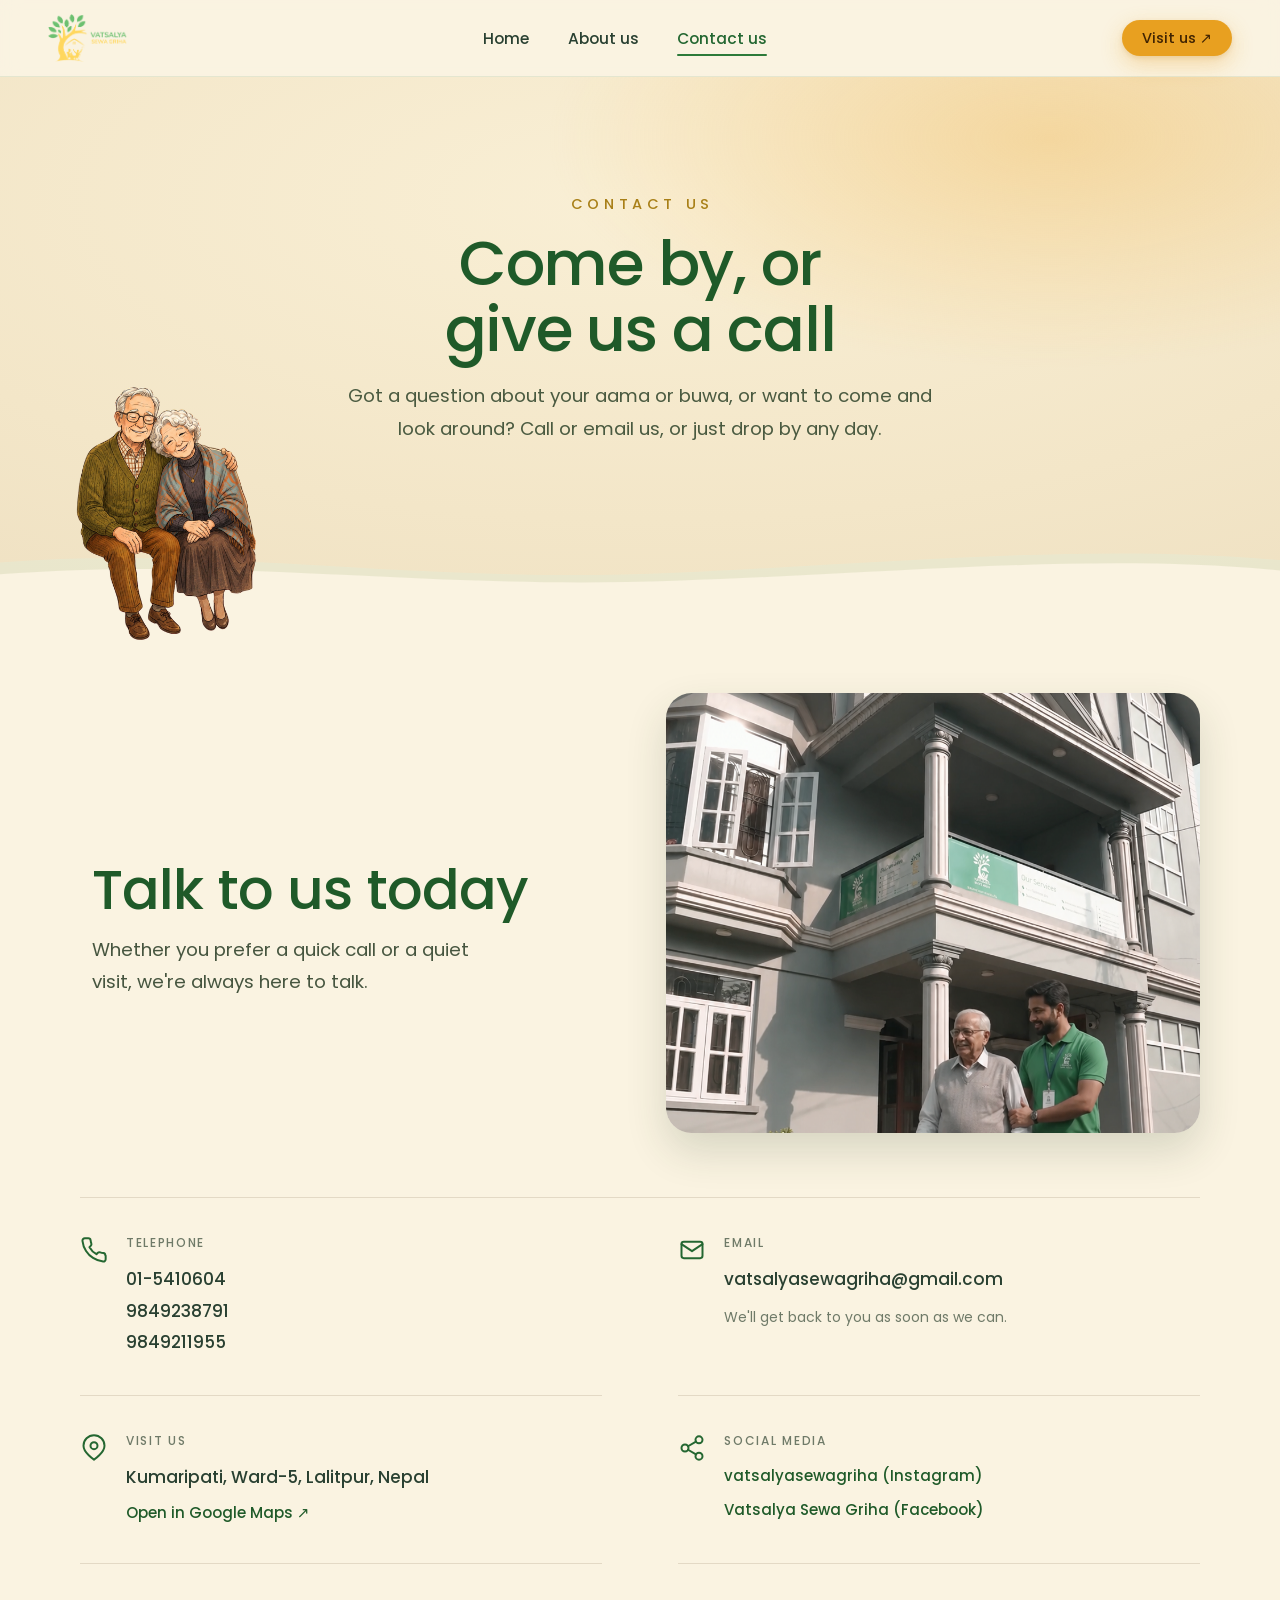
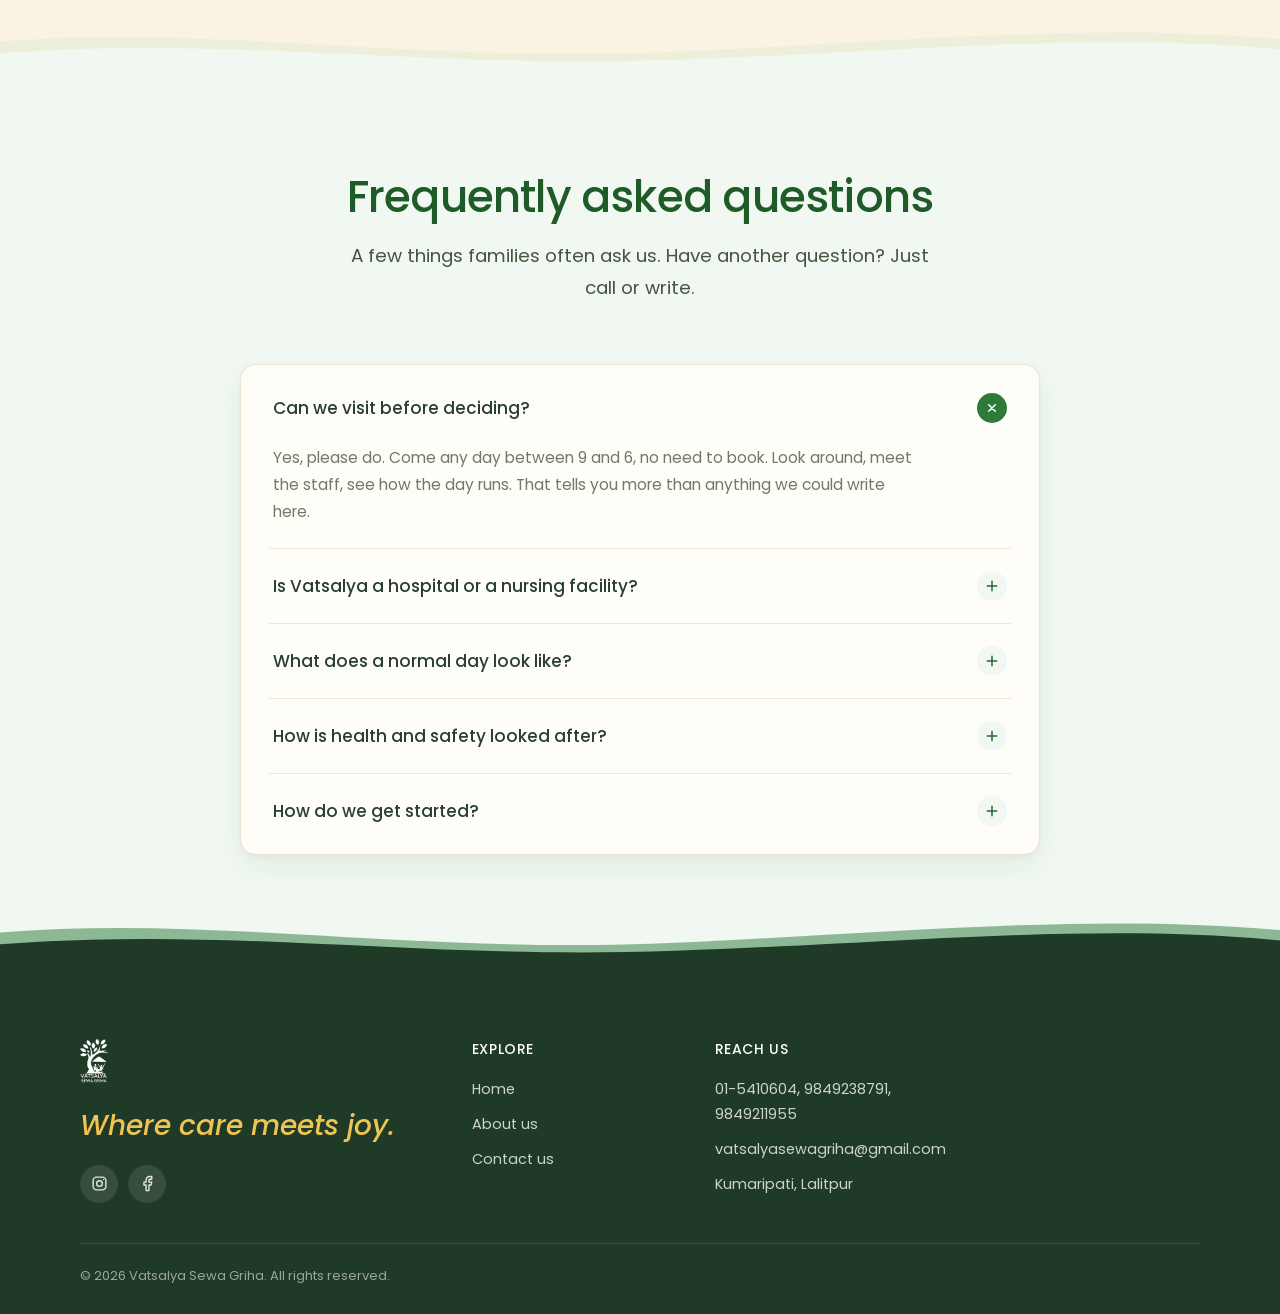
<file: project/contact.html>
<!DOCTYPE html>
<html lang="en">
<head>
<meta charset="UTF-8" />
<meta name="viewport" content="width=device-width, initial-scale=1.0" />
<title>Contact us · Vatsalya Sewa Griha</title>

<link rel="preconnect" href="https://fonts.googleapis.com" />
<link rel="preconnect" href="https://fonts.gstatic.com" crossorigin />
<link rel="stylesheet" href="https://fonts.googleapis.com/css2?family=Lora:ital,wght@0,500;0,600;1,500&display=swap" />

<link rel="stylesheet" href="_ds/vatsalya-sewa-griha-design-system-1b6a1024-b4fc-456d-8e3f-d0bf4b99e736/tokens/fonts.css" />
<link rel="stylesheet" href="_ds/vatsalya-sewa-griha-design-system-1b6a1024-b4fc-456d-8e3f-d0bf4b99e736/tokens/colors.css" />
<link rel="stylesheet" href="_ds/vatsalya-sewa-griha-design-system-1b6a1024-b4fc-456d-8e3f-d0bf4b99e736/tokens/typography.css" />
<link rel="stylesheet" href="_ds/vatsalya-sewa-griha-design-system-1b6a1024-b4fc-456d-8e3f-d0bf4b99e736/tokens/spacing.css" />
<link rel="stylesheet" href="_ds/vatsalya-sewa-griha-design-system-1b6a1024-b4fc-456d-8e3f-d0bf4b99e736/tokens/base.css" />
<link rel="stylesheet" href="_ds/vatsalya-sewa-griha-design-system-1b6a1024-b4fc-456d-8e3f-d0bf4b99e736/styles.css" />
<link rel="stylesheet" href="site.css" />
</head>
<body class="vsg">

  <header class="page-header">
    <a class="brand" href="index.html" aria-label="Vatsalya Sewa Griha — home"><img src="assets/logo-horizontal.png" alt="Vatsalya Sewa Griha" /></a>
    <nav class="page-nav" aria-label="Primary">
      <a href="index.html">Home</a>
      <a href="about.html">About us</a>
      <a href="contact.html" class="active" aria-current="page">Contact us</a>
    </nav>
    <a class="btn btn-gold btn-sm header-cta" href="https://maps.app.goo.gl/yvxqwuGfga2em9hU7" target="_blank" rel="noopener" title="Opens Google Maps in a new tab">Visit us ↗</a>
    <button class="nav-toggle" aria-label="Open menu"><svg width="22" height="22" viewBox="0 0 24 24" fill="none" stroke="currentColor" stroke-width="2" stroke-linecap="round"><path d="M3 6h18M3 12h18M3 18h18"/></svg></button>
  </header>

  <!-- BANNER -->
  <section class="banner has-couple" data-screen-label="Contact banner" data-divider="var(--cream-0)" data-divider-accent="#e3ecd6" data-leaves>
    <div class="inner">
      <p class="eyebrow r in">Contact us</p>
      <h1 class="display serif r in d1">Come by, or<br />give us a call</h1>
      <p class="lead r in d2">Got a question about your aama or buwa, or want to come and look around? Call or email us, or just drop by any day.</p>
    </div>
    <canvas class="couple-fig" width="340" height="604" aria-hidden="true"></canvas>
  </section>

  <!-- CONTACT INFO -->
  <section class="section section--cream" id="visit" data-screen-label="Get in touch" data-divider="var(--color-primary-50)" data-divider-accent="#e3ecd6" data-leaves>
    <div class="wrap">
      <div class="talk">
        <!-- intro -->
        <div class="talk-intro r">
          <h2 class="h-sec serif">Talk to us today</h2>
          <p class="lead">Whether you prefer a quick call or a quiet visit, we're always here to talk.</p>
        </div>

        <!-- house photo -->
        <div class="talk-photo r d1">
          <img src="images/contact-house.png" alt="A caregiver in a green Vatsalya Sewa Griha shirt walking an elder man with a cane in front of the home" />
        </div>
      </div>

      <div class="contact-list r d2">
        <div class="ci">
          <span class="ci-ico"><svg viewBox="0 0 24 24" fill="none" stroke="currentColor" stroke-width="1.7" stroke-linecap="round" stroke-linejoin="round"><path d="M22 16.9v3a2 2 0 0 1-2.2 2 19.8 19.8 0 0 1-8.6-3.1 19.5 19.5 0 0 1-6-6 19.8 19.8 0 0 1-3.1-8.7A2 2 0 0 1 4.1 2h3a2 2 0 0 1 2 1.7c.1.9.3 1.8.6 2.6a2 2 0 0 1-.5 2.1L8.1 9.6a16 16 0 0 0 6 6l1.2-1.2a2 2 0 0 1 2.1-.4c.8.3 1.7.5 2.6.6a2 2 0 0 1 1.7 2Z"/></svg></span>
          <div class="ci-body">
            <div class="ci-label">Telephone</div>
            <a class="ci-val" href="tel:+97715410604">01-5410604</a>
            <a class="ci-val" href="tel:+9779849238791">9849238791</a>
            <a class="ci-val" href="tel:+9779849211955">9849211955</a>
          </div>
        </div>

        <div class="ci">
          <span class="ci-ico"><svg viewBox="0 0 24 24" fill="none" stroke="currentColor" stroke-width="1.7" stroke-linecap="round" stroke-linejoin="round"><rect x="3" y="5" width="18" height="14" rx="2"/><path d="m3 7 9 6 9-6"/></svg></span>
          <div class="ci-body">
            <div class="ci-label">Email</div>
            <a class="ci-val" href="mailto:vatsalyasewagriha@gmail.com">vatsalyasewagriha@gmail.com</a>
            <p class="ci-sub">We'll get back to you as soon as we can.</p>
          </div>
        </div>

        <div class="ci">
          <span class="ci-ico"><svg viewBox="0 0 24 24" fill="none" stroke="currentColor" stroke-width="1.7" stroke-linecap="round" stroke-linejoin="round"><path d="M21 10c0 6-9 12-9 12s-9-6-9-12a9 9 0 0 1 18 0Z"/><circle cx="12" cy="10" r="3"/></svg></span>
          <div class="ci-body">
            <div class="ci-label">Visit us</div>
            <span class="ci-val">Kumaripati, Ward-5, Lalitpur, Nepal</span>
            <a href="https://maps.app.goo.gl/yvxqwuGfga2em9hU7" target="_blank" rel="noopener" title="Opens Google Maps in a new tab" class="ci-link">Open in Google Maps ↗</a>
          </div>
        </div>

        <div class="ci">
          <span class="ci-ico"><svg viewBox="0 0 24 24" fill="none" stroke="currentColor" stroke-width="1.7" stroke-linecap="round" stroke-linejoin="round"><circle cx="18" cy="5" r="3"/><circle cx="6" cy="12" r="3"/><circle cx="18" cy="19" r="3"/><path d="m8.6 13.5 6.8 4M15.4 6.5l-6.8 4"/></svg></span>
          <div class="ci-body">
            <div class="ci-label">Social media</div>
            <a href="https://www.instagram.com/vatsalyasewagriha?fbclid=IwY2xjawSqe3lleHRuA2FlbQIxMABicmlkETE1dFV5MTZZTkl1dFNsaXI1c3J0YwZhcHBfaWQQMjIyMDM5MTc4ODIwMDg5MgABHts57KjZY5-h9u0hmSbF7dKou9AbJLcypgoSsovpn0WjTbmc83xdo4Cd0IW1_aem_n5UZMaQb4pbQEvBM_iNXSg" target="_blank" rel="noopener" class="ci-link">vatsalyasewagriha (Instagram)</a>
            <a href="https://www.facebook.com/profile.php?id=61582851994439" target="_blank" rel="noopener" class="ci-link">Vatsalya Sewa Griha (Facebook)</a>
          </div>
        </div>
      </div>

    </div>
  </section>

  <!-- FAQ -->
  <section class="section section--green-tint" data-screen-label="FAQ" data-divider="#1f3a26" data-divider-accent="#2d7a3a" data-leaves data-leaves-dark>
    <div class="wrap">
      <div class="section-head r">
        <h2 class="h-sec serif">Frequently asked questions</h2>
        <p class="lead">A few things families often ask us. Have another question? Just call or write.</p>
      </div>
      <div class="faq r d1">
        <div class="faq-item">
          <button class="faq-q" aria-expanded="false">Can we visit before deciding?<span class="plus"><svg width="16" height="16" viewBox="0 0 24 24" fill="none" stroke="currentColor" stroke-width="2.2" stroke-linecap="round"><path d="M12 5v14M5 12h14"/></svg></span></button>
          <div class="faq-a"><p>Yes, please do. Come any day between 9 and 6, no need to book. Look around, meet the staff, see how the day runs. That tells you more than anything we could write here.</p></div>
        </div>
        <div class="faq-item">
          <button class="faq-q" aria-expanded="false">Is Vatsalya a hospital or a nursing facility?<span class="plus"><svg width="16" height="16" viewBox="0 0 24 24" fill="none" stroke="currentColor" stroke-width="2.2" stroke-linecap="round"><path d="M12 5v14M5 12h14"/></svg></span></button>
          <div class="faq-a"><p>Neither. It's a home: rooms, a garden, meals together, people to talk to. There are trained staff on site for health needs, but it doesn't run like a hospital.</p></div>
        </div>
        <div class="faq-item">
          <button class="faq-q" aria-expanded="false">What does a normal day look like?<span class="plus"><svg width="16" height="16" viewBox="0 0 24 24" fill="none" stroke="currentColor" stroke-width="2.2" stroke-linecap="round"><path d="M12 5v14M5 12h14"/></svg></span></button>
          <div class="faq-a"><p>Tea and the paper in the morning. Through the day there's some light exercise, cards, a bit of bhajan, and a lot of just sitting and talking. Lunch is dal bhat, eaten together. Evenings are quiet, with staff around.</p></div>
        </div>
        <div class="faq-item">
          <button class="faq-q" aria-expanded="false">How is health and safety looked after?<span class="plus"><svg width="16" height="16" viewBox="0 0 24 24" fill="none" stroke="currentColor" stroke-width="2.2" stroke-linecap="round"><path d="M12 5v14M5 12h14"/></svg></span></button>
          <div class="faq-a"><p>There's someone on hand at all hours, including overnight for those who stay. A trained health assistant does regular blood pressure and sugar checks and keeps track of medicines. Ask us about any of it.</p></div>
        </div>
        <div class="faq-item">
          <button class="faq-q" aria-expanded="false">How do we get started?<span class="plus"><svg width="16" height="16" viewBox="0 0 24 24" fill="none" stroke="currentColor" stroke-width="2.2" stroke-linecap="round"><path d="M12 5v14M5 12h14"/></svg></span></button>
          <div class="faq-a"><p>Call us, or just drop by during the day and we'll show you around. We'll answer what we can and sort out a time for you to come in.</p></div>
        </div>
      </div>
    </div>
  </section>

  <!-- FOOTER -->
  <footer class="site-footer" data-screen-label="Footer">
    <div class="wrap">
      <div class="footer-news">
        <div class="news-col">
          <img class="f-logo" src="assets/logo-white.png" alt="Vatsalya Sewa Griha" />
          <p class="footer-tagline serif">Where care meets joy.</p>
          <div class="social">
            <a href="https://www.instagram.com/vatsalyasewagriha?fbclid=IwY2xjawSqe3lleHRuA2FlbQIxMABicmlkETE1dFV5MTZZTkl1dFNsaXI1c3J0YwZhcHBfaWQQMjIyMDM5MTc4ODIwMDg5MgABHts57KjZY5-h9u0hmSbF7dKou9AbJLcypgoSsovpn0WjTbmc83xdo4Cd0IW1_aem_n5UZMaQb4pbQEvBM_iNXSg" target="_blank" rel="noopener" aria-label="Instagram"><svg class="ico" viewBox="0 0 24 24" fill="none" stroke="currentColor" stroke-width="2"><rect x="3" y="3" width="18" height="18" rx="5"/><circle cx="12" cy="12" r="4"/><circle cx="17.5" cy="6.5" r="1" fill="currentColor" stroke="none"/></svg></a>
            <a href="https://www.facebook.com/profile.php?id=61582851994439" target="_blank" rel="noopener" aria-label="Facebook"><svg class="ico" viewBox="0 0 24 24" fill="none" stroke="currentColor" stroke-width="2" stroke-linecap="round" stroke-linejoin="round"><path d="M18 2h-3a5 5 0 0 0-5 5v3H7v4h3v8h4v-8h3l1-4h-4V7a1 1 0 0 1 1-1h3z"/></svg></a>
          </div>
        </div>
        <div>
          <h4>Explore</h4>
          <ul><li><a href="index.html">Home</a></li><li><a href="about.html">About us</a></li><li><a href="contact.html">Contact us</a></li></ul>
        </div>
        <div>
          <h4>Reach us</h4>
          <ul><li><a href="tel:+97715410604">01-5410604</a>, <a href="tel:+9779849238791">9849238791</a>, <a href="tel:+9779849211955">9849211955</a></li><li><a href="mailto:vatsalyasewagriha@gmail.com">vatsalyasewagriha@gmail.com</a></li><li><a href="contact.html">Kumaripati, Lalitpur</a></li></ul>
        </div>
      </div>
      <div class="footer-bottom">
        <span>© <span id="year">2026</span> Vatsalya Sewa Griha. All rights reserved.</span>
      </div>
    </div>
  </footer>

  <!-- form success template -->
  <template id="form-success-tpl">
    <div class="form-success">
      <span class="tick"><svg width="34" height="34" viewBox="0 0 24 24" fill="none" stroke="currentColor" stroke-width="2.4" stroke-linecap="round" stroke-linejoin="round"><path d="M20 6 9 17l-5-5"/></svg></span>
      <h2 class="h-sec serif" style="font-size:clamp(22px,2.4vw,28px)">Thank you, we'll be in touch</h2>
      <p class="ne serif" style="color:var(--color-primary-600); margin:6px 0 0">धन्यवाद</p>
      <p style="font-size:15.5px; line-height:1.7; color:var(--vsg-muted); margin:14px auto 24px; max-width:360px">We've received your message. If it's urgent, the fastest way to reach us is simply to call.</p>
      <a class="btn btn-gold btn-lg" href="tel:+97715410604"><svg class="ico" viewBox="0 0 24 24" fill="none" stroke="currentColor" stroke-width="2" stroke-linecap="round" stroke-linejoin="round"><path d="M22 16.9v3a2 2 0 0 1-2.2 2 19.8 19.8 0 0 1-8.6-3.1 19.5 19.5 0 0 1-6-6 19.8 19.8 0 0 1-3.1-8.7A2 2 0 0 1 4.1 2h3a2 2 0 0 1 2 1.7c.1.9.3 1.8.6 2.6a2 2 0 0 1-.5 2.1L8.1 9.6a16 16 0 0 0 6 6l1.2-1.2a2 2 0 0 1 2.1-.4c.8.3 1.7.5 2.6.6a2 2 0 0 1 1.7 2Z"/></svg>Call 01-5410604</a>
    </div>
  </template>

  <script src="site.js"></script>
  <script>
  /* Couple illustration — frames decoded offline, black keyed to transparency,
     packed into a sprite sheet, played on a timer over the wave curve. */
  (function () {
    var cv = document.querySelector('.banner .couple-fig');
    if (!cv) return;
    var ctx = cv.getContext('2d');
    // Frame metadata inlined so the page works when opened directly from disk
    // (file://), where fetch() of a local JSON file is blocked by the browser.
    var meta = {"fw":480,"fh":600,"cols":4,"count":12,"delay":110};
    new Promise(function (res, rej) {
      var im = new Image(); im.onload = function () { res(im); }; im.onerror = rej;
      im.src = 'assets/couple-frames.png';
    }).then(function (sheet) {
      var fw = meta.fw, fh = meta.fh, cols = meta.cols, n = meta.count;
      var delay = meta.delay || 110;
      cv.width = fw; cv.height = fh;
      var idx = -1, acc = 0, prev = 0;
      function draw(i) {
        var col = i % cols, row = (i / cols) | 0;
        ctx.clearRect(0, 0, fw, fh);
        ctx.drawImage(sheet, col * fw, row * fh, fw, fh, 0, 0, fw, fh);
      }
      function frame(t) {
        if (!prev) prev = t;
        acc += t - prev; prev = t;
        if (idx < 0) { idx = 0; draw(0); cv.classList.add('ready'); }
        else if (idx < n - 1 && acc >= delay) { acc -= delay; idx += 1; draw(idx); }
        if (idx < n - 1) requestAnimationFrame(frame);
      }
      requestAnimationFrame(frame);
    }).catch(function () { /* asset missing */ });
  })();
  </script>
</body>
</html>
</file>
<file: project/_ds/vatsalya-sewa-griha-design-system-1b6a1024-b4fc-456d-8e3f-d0bf4b99e736/tokens/fonts.css>
/* ============================================================
   Vatsalya Sewa Griha — Webfonts
   Poppins (Latin) + Noto Sans Devanagari (Nepali)
   Loaded from Google Fonts. Weights restricted to 400 & 500
   per brand rule (never 600/700 — too heavy).
   NOTE: Font files are served from Google's CDN rather than
   bundled binaries. If you need self-hosted .woff2 files,
   ask the brand team for them.
   ============================================================ */

@import url('https://fonts.googleapis.com/css2?family=Poppins:wght@400;500&family=Noto+Sans+Devanagari:wght@400;500&display=swap');
</file>
<file: project/_ds/vatsalya-sewa-griha-design-system-1b6a1024-b4fc-456d-8e3f-d0bf4b99e736/tokens/colors.css>
/* ============================================================
   Vatsalya Sewa Griha — Color Tokens
   Primary: Forest Green  ·  Secondary: Warm Gold
   "Where care meets joy" — warm, dignified, never clinical.
   ============================================================ */

:root {
  /* ---- Primary · Forest Green ---------------------------- */
  --color-primary-50:  #f0f8f1;  /* light backgrounds, tinted surfaces */
  --color-primary-100: #dcefdf;  /* hover tints on light surfaces */
  --color-primary-200: #b8debb;  /* borders, dividers, subtle accents */
  --color-primary-300: #8ac791;  /* decorative, disabled-on-green */
  --color-primary-400: #57a364;  /* secondary icon fills */
  --color-primary-500: #2D7A3A;  /* buttons, links, icons, key UI */
  --color-primary-600: #246731;  /* button hover */
  --color-primary-700: #1f5a29;  /* hover states, dark accents */
  --color-primary-900: #0f3015;  /* deep text on light green */

  /* ---- Secondary · Warm Gold ----------------------------- */
  --color-secondary-50:  #fdf6e3;  /* light highlights, warm tints */
  --color-secondary-100: #faecc4;  /* warm hover tints */
  --color-secondary-200: #f5d77a;  /* decorative accents, badges */
  --color-secondary-300: #f0c450;  /* highlights */
  --color-secondary-400: #ecb235;  /* hover on gold CTAs */
  --color-secondary-500: #E8A020;  /* CTAs, highlights, featured */
  --color-secondary-700: #a36b0a;  /* hover, text on light gold */
  --color-secondary-900: #412402;  /* deep text on gold */

  /* ---- Neutrals ------------------------------------------ */
  --color-white:         #ffffff;
  --color-surface:       #fafafa;  /* page surface, card backgrounds */
  --color-background:    #f2f2f2;  /* page background, section fills */
  --color-text-primary:  #1a1a1a;  /* headings, body text */
  --color-text-muted:    #6b6b6b;  /* captions, labels, secondary */
  --color-border:        #e5e5e5;  /* card borders, dividers */

  /* ---- Semantic (derived from brand hues) ---------------- */
  --color-success-50:  #f0f8f1;
  --color-success-500: #2D7A3A;   /* shares the forest green */
  --color-warning-50:  #fdf6e3;
  --color-warning-500: #E8A020;   /* shares the warm gold */
  --color-danger-50:   #fbecea;
  --color-danger-500:  #c0492f;   /* warm terracotta, not clinical red */
  --color-danger-700:  #97361f;

  /* ---- Semantic aliases ---------------------------------- */
  --text-heading:    var(--color-text-primary);
  --text-body:       var(--color-text-primary);
  --text-muted:      var(--color-text-muted);
  --text-on-primary: var(--color-white);
  --text-on-gold:    var(--color-secondary-900);
  --text-link:       var(--color-primary-500);
  --text-link-hover: var(--color-primary-700);

  --surface-page:    var(--color-background);
  --surface-card:    var(--color-white);
  --surface-sunken:  var(--color-surface);
  --surface-tint:    var(--color-primary-50);
  --surface-gold:    var(--color-secondary-50);

  --border-subtle:   var(--color-border);
  --border-tint:     var(--color-primary-200);

  --action-primary:        var(--color-primary-500);
  --action-primary-hover:  var(--color-primary-600);
  --action-primary-active: var(--color-primary-700);
  --action-gold:           var(--color-secondary-500);
  --action-gold-hover:     var(--color-secondary-400);
  --focus-ring:            var(--color-primary-300);
}
</file>
<file: project/_ds/vatsalya-sewa-griha-design-system-1b6a1024-b4fc-456d-8e3f-d0bf4b99e736/tokens/typography.css>
/* ============================================================
   Vatsalya Sewa Griha — Typography Tokens
   Poppins for everything; Noto Sans Devanagari for Nepali.
   Two weights only: 400 (regular) & 500 (medium).
   Sentence case always — never ALL CAPS or Title Case.
   ============================================================ */

:root {
  /* ---- Families ------------------------------------------ */
  --font-sans: 'Poppins', system-ui, -apple-system, sans-serif;
  --font-deva: 'Noto Sans Devanagari', 'Poppins', system-ui, sans-serif;

  /* ---- Weights (only two) -------------------------------- */
  --font-weight-regular: 400;
  --font-weight-medium:  500;

  /* ---- Type scale ---------------------------------------- */
  --font-size-h1:      32px;
  --font-size-h2:      22px;
  --font-size-h3:      16px;
  --font-size-body:    15px;
  --font-size-caption: 13px;

  --line-height-h1:      1.2;
  --line-height-h2:      1.3;
  --line-height-h3:      1.4;
  --line-height-body:    1.7;
  --line-height-caption: 1.5;

  /* ---- Semantic roles ------------------------------------ */
  --text-h1-weight: var(--font-weight-medium);
  --text-h2-weight: var(--font-weight-medium);
  --text-h3-weight: var(--font-weight-medium);

  /* ---- Reading measure ----------------------------------- */
  --measure-body: 640px;  /* max line length for body copy */

  /* ---- Letter spacing (kept neutral — Poppins is round) -- */
  --tracking-normal: 0;
  --tracking-tight: -0.01em;
}
</file>
<file: project/_ds/vatsalya-sewa-griha-design-system-1b6a1024-b4fc-456d-8e3f-d0bf4b99e736/tokens/spacing.css>
/* ============================================================
   Vatsalya Sewa Griha — Spacing, Radii, Shadows
   Soft, generous, unhurried. Gentle warm shadows; never harsh.
   4px base grid.
   ============================================================ */

:root {
  /* ---- Spacing scale (4px base) -------------------------- */
  --space-1:  4px;
  --space-2:  8px;
  --space-3:  12px;
  --space-4:  16px;
  --space-5:  24px;
  --space-6:  32px;
  --space-7:  48px;
  --space-8:  64px;
  --space-9:  96px;

  /* ---- Radii (soft, friendly) ---------------------------- */
  --radius-sm:   8px;   /* tags, badges, inputs */
  --radius-md:   12px;  /* buttons */
  --radius-lg:   16px;  /* cards */
  --radius-xl:   24px;  /* feature panels, hero cards */
  --radius-pill: 999px; /* pills, avatars, chips */

  /* ---- Shadows (warm-tinted, soft) ----------------------- */
  --shadow-sm: 0 1px 2px rgba(15, 48, 21, 0.06);
  --shadow-md: 0 4px 14px rgba(15, 48, 21, 0.08);
  --shadow-lg: 0 12px 32px rgba(15, 48, 21, 0.10);
  --shadow-gold: 0 6px 20px rgba(232, 160, 32, 0.22);

  /* ---- Borders ------------------------------------------- */
  --border-width: 1px;

  /* ---- Layout -------------------------------------------- */
  --container-max: 1120px;
  --container-pad: 24px;

  /* ---- Motion (calm, never bouncy) ----------------------- */
  --ease-soft: cubic-bezier(0.32, 0.72, 0, 1); /* @kind other */
  --duration-fast: 140ms; /* @kind other */
  --duration-base: 220ms; /* @kind other */
}
</file>
<file: project/_ds/vatsalya-sewa-griha-design-system-1b6a1024-b4fc-456d-8e3f-d0bf4b99e736/tokens/base.css>
/* ============================================================
   Vatsalya Sewa Griha — Base element styles & helpers
   Light, optional defaults built on the tokens.
   ============================================================ */

:root {
  color-scheme: light;
}

.vsg-type-h1 {
  font-family: var(--font-sans);
  font-size: var(--font-size-h1);
  line-height: var(--line-height-h1);
  font-weight: var(--font-weight-medium);
  color: var(--text-heading);
  letter-spacing: var(--tracking-tight);
}
.vsg-type-h2 {
  font-family: var(--font-sans);
  font-size: var(--font-size-h2);
  line-height: var(--line-height-h2);
  font-weight: var(--font-weight-medium);
  color: var(--text-heading);
}
.vsg-type-h3 {
  font-family: var(--font-sans);
  font-size: var(--font-size-h3);
  line-height: var(--line-height-h3);
  font-weight: var(--font-weight-medium);
  color: var(--text-heading);
}
.vsg-type-body {
  font-family: var(--font-sans);
  font-size: var(--font-size-body);
  line-height: var(--line-height-body);
  font-weight: var(--font-weight-regular);
  color: var(--text-body);
}
.vsg-type-caption {
  font-family: var(--font-sans);
  font-size: var(--font-size-caption);
  line-height: var(--line-height-caption);
  font-weight: var(--font-weight-regular);
  color: var(--text-muted);
}

.vsg-deva {
  font-family: var(--font-deva);
}

.vsg-measure {
  max-width: var(--measure-body);
}

/* Accessible focus ring used across components */
.vsg-focusable:focus-visible {
  outline: 3px solid var(--focus-ring);
  outline-offset: 2px;
}
</file>
<file: project/_ds/vatsalya-sewa-griha-design-system-1b6a1024-b4fc-456d-8e3f-d0bf4b99e736/styles.css>
/* ============================================================
   Vatsalya Sewa Griha — Design System
   Global stylesheet entry point. Consumers link THIS file.
   Keep this file as @import lines only.
   "Where care meets joy"
   ============================================================ */

@import url('./tokens/fonts.css');
@import url('./tokens/colors.css');
@import url('./tokens/typography.css');
@import url('./tokens/spacing.css');
@import url('./tokens/base.css');
</file>
<file: project/site.css>
/* ============================================================
   Vatsalya Sewa Griha — shared site styles
   Carries the hero's vibe across content pages & sections:
   warm cream, Lora serif headings (forest green), gold eyebrows,
   Poppins body, soft cards, cream waves, leaf accents.
   ============================================================ */

:root {
  --ease-soft: cubic-bezier(0.32, 0.72, 0, 1);
  --vsg-eyebrow: #a87f17;
  --vsg-ink: #294031;
  --vsg-body: #46553f;
  --vsg-muted: #6f7a68;
  --cream-0: #faf3e1;   /* lightest page cream */
  --cream-1: #f5ecd6;
  --cream-2: #efe4c8;
  --container: 1120px;
  --pad: clamp(22px, 5vw, 48px);
}

/* ---------- base ---------- */
html, body { margin: 0; padding: 0; }
.vsg { font-family: var(--font-sans, 'Poppins', system-ui, sans-serif); color: var(--vsg-body); background: var(--cream-0); }
.vsg * { box-sizing: border-box; }
.vsg img { max-width: 100%; }
/* Headings use Poppins per the design system (the home hero keeps its own Lora, untouched). */
.serif { font-family: var(--font-sans, 'Poppins', system-ui, sans-serif); font-weight: 500; }

/* ---------- shared header (content pages) ---------- */
.page-header {
  position: sticky; top: 0; z-index: 50;
  display: flex; align-items: center; justify-content: space-between; gap: 24px;
  padding: 14px var(--pad);
  background: rgba(250, 243, 225, 0.86);
  backdrop-filter: blur(10px);
  border-bottom: 1px solid rgba(45, 122, 58, 0.10);
  transition: box-shadow 200ms var(--ease-soft);
}
.page-header.scrolled { box-shadow: 0 6px 24px rgba(40, 60, 35, 0.07); }

/* Homepage: header is fixed and slides in only after the one-screen hero,
   so it never sits at the hero's bottom seam. */
.page-header--reveal {
  position: fixed; left: 0; right: 0; top: 0;
  transform: translateY(-100%);
  transition: transform 280ms var(--ease-soft);
  will-change: transform;
}
.page-header--reveal.show { transform: translateY(0); }
.page-header .brand img { height: clamp(38px, 4vw, 48px); width: auto; display: block; }
.page-nav { display: flex; align-items: center; gap: clamp(18px, 3vw, 40px); }
.page-nav a {
  position: relative; font-weight: 500; font-size: 15.5px; color: var(--vsg-ink);
  text-decoration: none; padding: 4px 0; transition: color 160ms var(--ease-soft);
}
.page-nav a:hover { color: var(--color-primary-600); }
.page-nav a.active { color: var(--color-primary-600); }
.page-nav a.active::after { content: ''; position: absolute; left: 0; right: 0; bottom: -2px; height: 2px; background: var(--color-primary-500); border-radius: 2px; }

.btn {
  display: inline-flex; align-items: center; justify-content: center; gap: 9px;
  font-family: var(--font-sans, 'Poppins', sans-serif); font-weight: 500; line-height: 1;
  text-decoration: none; border: 0; cursor: pointer; white-space: nowrap;
  border-radius: var(--radius-pill, 999px); transition: background 160ms var(--ease-soft), transform 160ms var(--ease-soft), box-shadow 160ms var(--ease-soft);
}
.btn-gold { background: var(--color-secondary-500); color: var(--color-secondary-900);
  box-shadow: 0 8px 22px rgba(232, 160, 32, 0.32), 0 2px 5px rgba(160, 107, 10, 0.16); }
.btn-gold:hover { background: var(--color-secondary-400); box-shadow: 0 10px 26px rgba(232, 160, 32, 0.4); }
.btn-green { background: var(--color-primary-500); color: #fff; box-shadow: 0 8px 20px rgba(45, 122, 58, 0.24); }
.btn-green:hover { background: var(--color-primary-600); }
.btn-ghost { background: transparent; color: var(--vsg-ink); border: 1.5px solid rgba(45, 122, 58, 0.35); }
.btn-ghost:hover { background: rgba(45, 122, 58, 0.06); border-color: var(--color-primary-500); }
.btn-on-green { background: rgba(255,255,255,0.14); color: #fff; border: 1.5px solid rgba(255,255,255,0.4); }
.btn-on-green:hover { background: rgba(255,255,255,0.22); }
.btn-sm { padding: 11px 20px; font-size: 14.5px; }
.btn-md { padding: 13px 26px; font-size: 15.5px; }
.btn-lg { padding: 16px 32px; font-size: 17px; }
.btn:active { transform: scale(0.97); }
.btn .ico { width: 18px; height: 18px; }

.nav-toggle { display: none; width: 44px; height: 44px; border-radius: 12px; border: 0; cursor: pointer;
  background: rgba(45,122,58,0.08); color: var(--vsg-ink); align-items: center; justify-content: center; }

/* ---------- page banner (echoes hero warmth, shorter) ---------- */
.banner {
  position: relative; overflow: hidden;
  padding: clamp(72px, 13vh, 130px) var(--pad) clamp(96px, 16vh, 150px);
  text-align: center;
  background:
    radial-gradient(70% 80% at 82% 12%, rgba(243, 196, 112, 0.5) 0%, rgba(243, 196, 112, 0) 56%),
    radial-gradient(120% 120% at 50% 24%, #f9efd5 0%, #f3e6c8 52%, #ecddbe 100%);
}
.banner .inner { position: relative; z-index: 2; max-width: 760px; margin: 0 auto; }
.banner .leaves-c { position: absolute; left: 0; bottom: -2px; z-index: 1; width: clamp(90px, 12vw, 170px); pointer-events: none; }

/* photo-led hero variant (About) */
.banner--photo {
  padding: 0; overflow: hidden; background: #1b3220;
  min-height: clamp(440px, 66vh, 650px);
  display: flex; align-items: flex-end;
}
.banner--photo .banner-bg {
  position: absolute; inset: 0; width: 100%; height: 100%;
  object-fit: cover; object-position: center 40%; z-index: 0;
}
.banner--photo::after {
  content: ''; position: absolute; inset: 0; z-index: 1; pointer-events: none;
  background: linear-gradient(to top,
    rgba(15,33,19,0.93) 0%, rgba(15,33,19,0.80) 16%, rgba(15,33,19,0.46) 40%,
    rgba(15,33,19,0.08) 64%, rgba(15,33,19,0.22) 100%);
}
.banner--photo .inner {
  position: relative; z-index: 2; width: 100%; max-width: 1120px;
  margin: 0 auto; text-align: left;
  padding: 0 var(--pad) clamp(82px, 10vw, 132px);
}
.banner--photo .eyebrow { color: var(--color-secondary-300); }
.banner--photo .display { color: #fff; }
.banner.banner--photo .lead { color: #fff; margin: 18px 0 0; max-width: 580px; }

/* ---------- typography blocks ---------- */
.eyebrow {
  font-weight: 500; font-size: clamp(12px, 1.4vw, 14.5px); letter-spacing: 0.32em;
  text-transform: uppercase; color: var(--vsg-eyebrow); margin: 0 0 16px; padding-left: 0.32em;
}
.display {
  font-weight: 500; font-size: clamp(34px, 5.4vw, 62px); line-height: 1.06;
  letter-spacing: -0.02em; color: var(--color-primary-700); margin: 0; text-wrap: balance;
}
.display .accent { color: var(--color-secondary-500); }
.h-sec {
  font-weight: 500; font-size: clamp(28px, 3.8vw, 44px); line-height: 1.12;
  letter-spacing: -0.018em; color: var(--color-primary-700); margin: 0; text-wrap: balance;
}
.lead { font-size: clamp(16px, 1.7vw, 18.5px); line-height: 1.75; color: var(--vsg-body); margin: 18px auto 0; max-width: 600px; text-wrap: pretty; }
.banner .lead { color: #4a5a40; }

/* ---------- section shell ---------- */
.section { position: relative; padding: clamp(64px, 9vw, 104px) var(--pad); }
.section .wrap { max-width: var(--container); margin: 0 auto; }
.section--cream { background: var(--cream-0); }
.section--cream2 { background: var(--cream-1); }
.section--green-tint { background: var(--color-primary-50); }
.section--gold-tint { background: var(--color-secondary-50); }
.section--white { background: #fffdf8; }
.section-head { text-align: center; max-width: 680px; margin: 0 auto clamp(40px, 5vw, 60px); }
.section-head.left { text-align: left; margin-left: 0; }

/* ---------- pills / badges ---------- */
.pill-row { display: flex; flex-wrap: wrap; gap: 12px; }
.pill {
  display: inline-flex; align-items: center; gap: 8px; padding: 9px 16px;
  border-radius: var(--radius-pill, 999px); background: var(--color-primary-50);
  color: var(--color-primary-700); font-weight: 500; font-size: 14px;
  border: 1px solid rgba(45, 122, 58, 0.14);
}
.pill .ico { width: 16px; height: 16px; }
.feature-line {
  display: flex; flex-wrap: wrap; align-items: center; gap: 10px 16px;
  color: var(--color-primary-700); font-weight: 500; font-size: 15px;
}
.feature-line span { display: inline-flex; align-items: center; gap: 8px; }
.feature-line .ico { width: 18px; height: 18px; color: var(--color-secondary-500, currentColor); }
.badge {
  display: inline-flex; align-items: center; gap: 7px; padding: 6px 14px;
  border-radius: var(--radius-pill, 999px); font-weight: 500; font-size: 13px;
}
.badge-green { background: var(--color-primary-50); color: var(--color-primary-700); }
.badge-gold { background: var(--color-secondary-50); color: #8a6410; }
.badge .dot { width: 7px; height: 7px; border-radius: 50%; background: currentColor; }

/* ---------- cards ---------- */
.grid { display: grid; gap: clamp(18px, 2vw, 24px); }
.grid-3 { grid-template-columns: repeat(3, 1fr); }
.grid-2 { grid-template-columns: repeat(2, 1fr); }
.card {
  background: #fffdf8; border: 1px solid #ece3d0; border-radius: var(--radius-lg, 16px);
  box-shadow: 0 2px 4px rgba(40, 60, 35, 0.04), 0 12px 28px rgba(40, 60, 35, 0.06);
  padding: clamp(24px, 2.4vw, 32px); position: relative; overflow: hidden;
  transition: transform 200ms var(--ease-soft), box-shadow 200ms var(--ease-soft);
}
.card--accent::before { content: ''; position: absolute; top: 0; left: 0; right: 0; height: 4px; background: var(--color-primary-500); }
.card--accent-gold::before { background: var(--color-secondary-500); }
.card.lift:hover { transform: translateY(-3px); box-shadow: 0 6px 10px rgba(40, 60, 35, 0.06), 0 20px 40px rgba(40, 60, 35, 0.10); }
.card .ico-tile {
  width: 54px; height: 54px; border-radius: 14px; display: flex; align-items: center; justify-content: center;
  background: var(--color-primary-50); color: var(--color-primary-600); margin-bottom: 18px;
}
.card .ico-tile.gold { background: var(--color-secondary-50); color: #b5790f; }
.card .ico-tile .ico { width: 26px; height: 26px; }
.card h3 { font-weight: 500; font-size: 19.5px; color: var(--vsg-ink); margin: 0 0 4px; }
.card .ne { font-size: 14px; color: var(--color-primary-600); margin: 0 0 10px; }
.card p { font-size: 14.8px; line-height: 1.7; color: var(--vsg-muted); margin: 0; }

/* ---------- split (image + text) ---------- */
.split { display: grid; grid-template-columns: 1fr 1fr; gap: clamp(32px, 5vw, 64px); align-items: center; }
.split .media { position: relative; }
.media-frame { border-radius: var(--radius-xl, 24px); overflow: hidden; box-shadow: 0 18px 44px rgba(40, 60, 35, 0.14); display: block; width: 100%; }
.media-tag {
  position: absolute; background: #fffdf8; border-radius: 14px; box-shadow: 0 10px 26px rgba(40,60,35,0.14);
  padding: 13px 17px; display: flex; align-items: center; gap: 11px; font-weight: 500; font-size: 14px; color: var(--vsg-ink);
}
.media-tag .dot { width: 9px; height: 9px; border-radius: 50%; background: var(--color-primary-500); box-shadow: 0 0 0 4px var(--color-primary-100); }

image-slot { display: block; background: var(--color-primary-50); }

/* ---------- gallery ---------- */
.gallery { display: grid; grid-template-columns: repeat(4, 1fr); grid-auto-rows: 200px; gap: 14px; }
.gallery image-slot { width: 100%; height: 100%; border-radius: 16px; overflow: hidden; }
.gallery .span2 { grid-column: span 2; }
.gallery .row2 { grid-row: span 2; }

/* ---------- testimonials ---------- */
.quote { display: flex; flex-direction: column; height: 100%; }
.quote .stars { display: flex; gap: 3px; color: var(--color-secondary-500); margin-bottom: 14px; }
.quote .stars .ico { width: 17px; height: 17px; fill: currentColor; }
.quote blockquote { margin: 0; font-size: 16.5px; line-height: 1.7; color: var(--vsg-ink); flex: 1; }
.quote figcaption { margin-top: 20px; display: flex; align-items: center; gap: 12px; }
.quote .ava { width: 42px; height: 42px; border-radius: 50%; background: var(--color-primary-100); color: var(--color-primary-700);
  display: flex; align-items: center; justify-content: center; font-weight: 500; font-size: 16px; flex-shrink: 0; }
.quote .who { font-weight: 500; font-size: 14.5px; color: var(--vsg-ink); }
.quote .role { font-size: 13px; color: var(--vsg-muted); }

/* ---------- green CTA band ---------- */
.band-green {
  position: relative; overflow: hidden; text-align: center;
  background: linear-gradient(135deg, var(--color-primary-600) 0%, var(--color-primary-700) 100%);
  color: #fff; padding: clamp(56px, 8vw, 92px) var(--pad);
}
.band-green .inner { position: relative; z-index: 2; max-width: 640px; margin: 0 auto; }
.band-green .eyebrow { color: var(--color-secondary-300); }
.band-green .h-sec { color: #fff; }
.band-green p { color: var(--color-primary-100); }
.band-green .leaf-watermark { position: absolute; right: -40px; bottom: -60px; z-index: 1; color: rgba(255,255,255,0.07); }

/* ---------- team ---------- */
.team-card { display: grid; grid-template-columns: 150px 1fr; background: #fffdf8; border: 1px solid #ece3d0;
  border-radius: var(--radius-lg, 16px); overflow: hidden; box-shadow: 0 2px 4px rgba(40,60,35,0.04), 0 12px 28px rgba(40,60,35,0.06);
  transition: transform 200ms var(--ease-soft), box-shadow 200ms var(--ease-soft); }
.team-card:hover { transform: translateY(-3px); box-shadow: 0 6px 10px rgba(40,60,35,0.06), 0 20px 40px rgba(40,60,35,0.10); }
.team-card .photo { position: relative; min-height: 190px; background: var(--color-primary-100); }
.team-card .photo img { position: absolute; inset: 0; width: 100%; height: 100%; object-fit: cover; object-position: center top; }
.team-card .body { padding: 22px 24px; display: flex; flex-direction: column; }
.team-card h3 { font-weight: 500; font-size: 18.5px; color: var(--vsg-ink); margin: 0; }
.team-card .title { font-weight: 500; font-size: 13.5px; color: var(--color-primary-600); margin: 3px 0 0; }
.team-card p { font-size: 14px; line-height: 1.62; color: var(--vsg-muted); margin: 11px 0 0; flex: 1; }
.team-card .know { display: inline-flex; align-items: center; gap: 6px; margin-top: 14px; font-weight: 500; font-size: 14px; color: var(--color-primary-700); text-decoration: none; }
.team-card .know .ico { width: 15px; height: 15px; transition: transform 160ms var(--ease-soft); }
.team-card .know:hover .ico { transform: translateX(3px); }

/* ---------- value blocks (about) ---------- */
.value-grid { display: grid; grid-template-columns: 1fr 1fr; gap: clamp(18px, 2vw, 22px); }
.value { background: #fffdf8; border: 1px solid #ece3d0; border-radius: var(--radius-lg, 16px); padding: clamp(26px, 2.6vw, 34px);
  box-shadow: 0 2px 4px rgba(40,60,35,0.04), 0 12px 28px rgba(40,60,35,0.06); }
.value .top { display: flex; align-items: center; gap: 14px; margin-bottom: 14px; }
.value .ico-tile { margin: 0; flex-shrink: 0; }
.value h3 { font-weight: 500; font-size: 21px; color: var(--vsg-ink); margin: 0; }
.value .ne { font-size: 13.5px; color: var(--color-primary-600); }
.value p { font-size: 15px; line-height: 1.72; color: var(--vsg-muted); margin: 0; }

/* ---------- drive cards: photo + text (about) ---------- */
.drive-grid { display: grid; grid-template-columns: 1fr 1fr; gap: clamp(20px, 2.4vw, 28px); }
.drive-card { display: grid; grid-template-columns: 38% 1fr; align-items: stretch;
  background: #fffdf8; border: 1px solid #ece3d0; border-radius: var(--radius-xl, 24px); overflow: hidden;
  box-shadow: 0 2px 4px rgba(40,60,35,0.04), 0 14px 32px rgba(40,60,35,0.06); }
.drive-card .drive-photo { width: 100%; height: 100%; object-fit: cover; display: block; min-height: 240px; }
.drive-card .drive-body { padding: clamp(24px, 2.4vw, 32px); display: flex; flex-direction: column; }
.drive-card .ico-tile { margin: 0 0 14px; flex-shrink: 0; }
.drive-card h3 { font-family: var(--font-serif, Lora), serif; font-weight: 500; font-size: clamp(22px, 2.2vw, 26px);
  color: var(--vsg-ink); margin: 0; line-height: 1.15; }
.drive-card .ne { display: block; font-size: 14px; color: var(--color-primary-600); margin: 4px 0 14px; }
.drive-card .drive-body p { font-size: 15px; line-height: 1.72; color: var(--vsg-muted); margin: 0; }
@media (max-width: 900px){
  .drive-grid { grid-template-columns: 1fr; }
}
@media (max-width: 560px){
  .drive-card { grid-template-columns: 1fr; }
  .drive-card .drive-photo { min-height: 200px; max-height: 240px; }
}

/* ---------- FAQ accordion ---------- */
.faq { max-width: 800px; margin: 0 auto; background: #fffdf8; border: 1px solid #ece3d0; border-radius: var(--radius-lg, 16px);
  box-shadow: 0 2px 4px rgba(40,60,35,0.04), 0 12px 28px rgba(40,60,35,0.06); padding: 6px clamp(18px, 2.4vw, 28px); }
.faq-item { border-bottom: 1px solid #efe6d4; }
.faq-item:last-child { border-bottom: 0; }
.faq-q { width: 100%; display: flex; align-items: center; justify-content: space-between; gap: 16px; padding: 22px 4px;
  background: none; border: 0; cursor: pointer; text-align: left; font-family: inherit; font-weight: 500; font-size: 17px; color: var(--vsg-ink); }
.faq-q .plus { flex-shrink: 0; width: 30px; height: 30px; border-radius: 50%; background: var(--color-primary-50); color: var(--color-primary-600);
  display: flex; align-items: center; justify-content: center; transition: background 180ms var(--ease-soft), transform 180ms var(--ease-soft); }
.faq-item.open .faq-q .plus { background: var(--color-primary-500); color: #fff; transform: rotate(45deg); }
.faq-a { overflow: hidden; max-height: 0; opacity: 0; transition: max-height 320ms var(--ease-soft), opacity 320ms var(--ease-soft); }
.faq-a p { margin: 0; padding: 0 4px 22px; font-size: 15.5px; line-height: 1.74; color: var(--vsg-muted); max-width: 660px; }

/* ---------- contact info ---------- */
.info-card { display: flex; gap: 16px; background: #fffdf8; border: 1px solid #ece3d0; border-radius: var(--radius-lg, 16px);
  padding: 20px 22px; box-shadow: 0 2px 4px rgba(40,60,35,0.04), 0 10px 24px rgba(40,60,35,0.05); }
.info-card .ico-tile { width: 46px; height: 46px; border-radius: 12px; margin: 0; flex-shrink: 0; }
.info-card .label { font-size: 12.5px; font-weight: 500; letter-spacing: 0.05em; text-transform: uppercase; color: var(--vsg-muted); margin-bottom: 8px; }
.info-card a, .info-card .val { display: block; color: var(--vsg-ink); text-decoration: none; font-size: 15.5px; line-height: 1.55; }
.info-card a:hover { color: var(--color-primary-600); }

/* ---------- contact info grid ---------- */
.info-grid { display: grid; grid-template-columns: repeat(2, minmax(0,1fr)); gap: 16px;
  max-width: 760px; margin: 0 auto; text-align: left; }
@media (max-width: 620px){ .info-grid { grid-template-columns: 1fr; } }

/* ---------- talk to us today (contact) ---------- */
.talk { display: grid; grid-template-columns: 1fr 1fr; gap: clamp(28px, 4vw, 56px);
  align-items: center; text-align: left; }
.talk-intro { padding: clamp(8px,1.5vw,20px) clamp(4px,1vw,12px) 0; }

.talk-intro .eyebrow { display: inline-flex; align-items: center; gap: 8px; }
.talk-intro .leaf-ico { width: 18px; height: 18px; }
.talk-intro .h-sec { text-align: left; margin: 14px 0 16px; font-size: clamp(36px, 5vw, 56px); line-height: 1.02; }
.talk-intro .lead { margin: 0; max-width: 420px; }
.talk-rule { display: flex; align-items: center; gap: 14px; max-width: 380px; margin: 26px 0; color: var(--color-secondary-500); }
.talk-rule .line { flex: 1; height: 1.5px; background: var(--color-secondary-400); opacity: 0.55; }
.talk-rule svg { width: 22px; height: 22px; flex-shrink: 0; }
.talk-welcome { font-style: italic; font-size: clamp(16px, 1.7vw, 19px); color: var(--color-primary-700); margin: 0; }

.talk-photo img { width: 100%; height: 100%; min-height: 280px; max-height: 440px; object-fit: cover;
  display: block; border-radius: clamp(18px, 2vw, 28px); box-shadow: 0 18px 40px rgba(40,60,35,0.16); }

/* borderless contact list */
.talk-photo img { width: 100%; }
.contact-list { margin-top: clamp(40px, 5vw, 64px);
  display: grid; grid-template-columns: 1fr 1fr; column-gap: clamp(40px, 6vw, 90px); row-gap: 0;
  border-top: 1px solid #e3d9c5; }
.ci { display: flex; gap: 18px; align-items: flex-start; padding: clamp(26px, 3vw, 36px) 0;
  border-bottom: 1px solid #e3d9c5; }
.contact-list .ci:nth-child(odd) { padding-right: clamp(20px, 3vw, 44px); }
.ci-ico { flex-shrink: 0; width: 28px; height: 28px; color: var(--color-primary-600); margin-top: 2px; }
.ci-ico svg { width: 100%; height: 100%; }
.ci-label { font-size: 12px; font-weight: 500; letter-spacing: 0.14em; text-transform: uppercase;
  color: var(--vsg-muted); margin-bottom: 12px; }
.ci-val { display: block; color: var(--vsg-ink); text-decoration: none; font-size: 17px; font-weight: 500; line-height: 1.85; }
a.ci-val:hover { color: var(--color-primary-600); }
.ci-sub { font-size: 14px; font-weight: 400; color: var(--vsg-muted); margin: 10px 0 0; line-height: 1.6; }
.ci-link { display: block; color: var(--color-primary-700); font-weight: 500; font-size: 15px; text-decoration: none; line-height: 1.9; margin-top: 6px; }
.ci-link:hover { color: var(--color-primary-600); }

@media (max-width: 700px){
  .contact-list { grid-template-columns: 1fr; column-gap: 0; }
  .contact-list .ci:nth-child(odd) { padding-right: 0; }
}
.talk-social .social-grid { display: grid; grid-template-columns: repeat(4, 1fr); gap: 10px; }
.talk-social .social-grid img { width: 100%; aspect-ratio: 1; object-fit: cover; border-radius: 12px; display: block;
  transition: transform 200ms var(--ease-soft); }
.talk-social .social-grid:hover img { transform: scale(0.97); }

/* closing band */
.talk-band { display: flex; align-items: center; gap: 16px; margin-top: clamp(20px, 2.4vw, 28px);
  background: var(--cream-1); border-radius: clamp(14px, 1.6vw, 18px); padding: clamp(18px, 2vw, 24px) clamp(22px, 3vw, 34px); }
.talk-band .band-ico { width: 30px; height: 30px; flex-shrink: 0; color: var(--color-secondary-600, #b5790f); }
.talk-band p { margin: 0; font-size: clamp(15px, 1.6vw, 17px); line-height: 1.6; color: var(--vsg-body); }
.talk-band strong { color: var(--color-secondary-600, #b5790f); font-weight: 500; }

@media (max-width: 860px){
  .talk { grid-template-columns: 1fr; }
  .talk-photo img { min-height: 280px; }
}

/* ---------- form ---------- */
.form-card { background: #fffdf8; border: 1px solid #ece3d0; border-radius: var(--radius-xl, 24px);
  box-shadow: 0 4px 8px rgba(40,60,35,0.05), 0 18px 40px rgba(40,60,35,0.09); padding: clamp(26px, 3.4vw, 40px); }
.field { display: flex; flex-direction: column; gap: 7px; margin-bottom: 16px; }
.field label { font-size: 13px; font-weight: 500; color: var(--vsg-body); }
.field input, .field textarea {
  width: 100%; padding: 12px 14px; font-family: inherit; font-size: 15px; color: var(--vsg-ink);
  background: #fff; border: 1px solid #e3d9c5; border-radius: var(--radius-sm, 8px); outline: none;
  transition: border-color 160ms var(--ease-soft), box-shadow 160ms var(--ease-soft);
}
.field input { height: 46px; }
.field textarea { resize: vertical; line-height: 1.6; }
.field input:focus, .field textarea:focus { border-color: var(--color-primary-400); box-shadow: 0 0 0 3px var(--focus-ring, rgba(45,122,58,0.18)); }
.form-row { display: grid; grid-template-columns: 1fr 1fr; gap: 14px; }
.form-note { font-size: 12.5px; color: var(--vsg-muted); text-align: center; margin: 12px 0 0; }
.form-success { text-align: center; display: flex; flex-direction: column; align-items: center; justify-content: center; min-height: 420px; }
.form-success .tick { width: 64px; height: 64px; border-radius: 50%; background: var(--color-primary-500); color: #fff; display: flex; align-items: center; justify-content: center; margin-bottom: 18px; }

/* ---------- footer ---------- */
.site-footer { background: #1f3a26; color: rgba(255,255,255,0.78); padding: clamp(52px, 7vw, 80px) var(--pad) 28px; }
.site-footer .wrap { max-width: var(--container); margin: 0 auto; }
.footer-top { display: grid; grid-template-columns: 1.6fr 1fr 1fr; gap: clamp(28px, 4vw, 56px); padding-bottom: 40px; border-bottom: 1px solid rgba(255,255,255,0.12); }
.site-footer .f-logo { height: 46px; margin-bottom: 16px; }
.site-footer .f-about { font-size: 14.5px; line-height: 1.7; max-width: 320px; }
.site-footer .f-motto { color: var(--color-secondary-300); font-style: italic; margin-top: 12px; font-size: 14.5px; }
.site-footer h4 { color: #fff; font-weight: 500; font-size: 14px; letter-spacing: 0.04em; text-transform: uppercase; margin: 0 0 16px; }
.site-footer ul { list-style: none; padding: 0; margin: 0; display: flex; flex-direction: column; gap: 10px; }
.site-footer a { color: rgba(255,255,255,0.78); text-decoration: none; font-size: 14.5px; transition: color 160ms var(--ease-soft); }
.site-footer a:hover { color: var(--color-secondary-300); }
.footer-bottom { display: flex; align-items: center; justify-content: space-between; gap: 16px; flex-wrap: wrap; padding-top: 22px; font-size: 13px; color: rgba(255,255,255,0.55); }

/* ---------- reveal on scroll ---------- */
.r { opacity: 0; transform: translateY(22px); }
.r.in { opacity: 1; transform: none; transition: opacity 800ms var(--ease-soft), transform 800ms var(--ease-soft); }
.r.d1 { transition-delay: 90ms; }
.r.d2 { transition-delay: 180ms; }
.r.d3 { transition-delay: 270ms; }
@media (prefers-reduced-motion: reduce) { .r { opacity: 1; transform: none; } }

/* ---------- responsive ---------- */
@media (max-width: 820px) {
  .split { grid-template-columns: 1fr; }
  .split .media { order: -1; }
  .grid-3 { grid-template-columns: 1fr; }
  .value-grid { grid-template-columns: 1fr; }
  .footer-top { grid-template-columns: 1fr 1fr; }
  .gallery { grid-template-columns: repeat(2, 1fr); grid-auto-rows: 170px; }
}
@media (max-width: 680px) {
  .page-nav { display: none; }
  .page-nav.open { display: flex; position: absolute; top: 100%; left: 0; right: 0; flex-direction: column; gap: 0;
    background: rgba(250,243,225,0.98); backdrop-filter: blur(10px); padding: 8px var(--pad) 16px; border-bottom: 1px solid rgba(45,122,58,0.12); }
  .page-nav.open a { padding: 13px 0; border-bottom: 1px solid rgba(45,122,58,0.08); }
  .header-cta { display: none; }
  .nav-toggle { display: flex; }
  .grid-2 { grid-template-columns: 1fr; }
  .team-card { grid-template-columns: 1fr; }
  .team-card .photo { min-height: 240px; }
  .form-row { grid-template-columns: 1fr; }
  .footer-top { grid-template-columns: 1fr; }
  .gallery { grid-template-columns: 1fr 1fr; }
}

/* ============================================================
   EliteCare-rhythm components (Vatsalya-styled)
   ============================================================ */

/* eyebrow with leaf/diamond marker */
.eyebrow.mark { display: inline-flex; align-items: center; gap: 9px; padding-left: 0; }
.eyebrow.mark::before { content: ''; width: 7px; height: 7px; border-radius: 2px; transform: rotate(45deg); background: var(--color-secondary-500); }

/* art media frame */
.art-frame { border-radius: var(--radius-xl, 24px); overflow: hidden; display: block; width: 100%; height: auto;
  box-shadow: 0 18px 44px rgba(40, 60, 35, 0.16); border: 1px solid #ece3d0; }
.art-frame.tall { aspect-ratio: 4 / 5; object-fit: cover; }
.art-frame.wide { aspect-ratio: 16 / 11; object-fit: cover; }
.art-thumb { width: clamp(120px, 16vw, 168px); aspect-ratio: 1; object-fit: cover; border-radius: var(--radius-lg, 16px);
  box-shadow: 0 10px 26px rgba(40, 60, 35, 0.14); border: 1px solid #ece3d0; }

/* who-we-are statement: large heading with gold emphasis */
.statement { font-weight: 500; font-size: clamp(24px, 3vw, 36px); line-height: 1.32; letter-spacing: -0.01em;
  color: var(--color-primary-700); margin: 0; text-wrap: balance; }
.statement .em { color: var(--color-secondary-500); }

/* soft framing band (replaces hard stat numbers) */
.framing { display: grid; grid-template-columns: repeat(4, 1fr); gap: clamp(14px, 1.6vw, 20px); margin-top: clamp(28px, 4vw, 44px); }
.framing .fr { background: #fffdf8; border: 1px solid #ece3d0; border-radius: var(--radius-lg, 16px); padding: 22px 20px;
  box-shadow: 0 2px 4px rgba(40,60,35,0.04), 0 10px 24px rgba(40,60,35,0.05); }
.framing .fr .ico-wrap { width: 42px; height: 42px; border-radius: 11px; display: flex; align-items: center; justify-content: center;
  background: var(--color-primary-50); color: var(--color-primary-600); margin-bottom: 14px; }
.framing .fr .ico-wrap.gold { background: var(--color-secondary-50); color: #b5790f; }
.framing .fr .ico-wrap .ico { width: 22px; height: 22px; }
.framing .fr h4 { font-weight: 500; font-size: 16.5px; color: var(--vsg-ink); margin: 0 0 4px; }
.framing .fr p { font-size: 13.5px; line-height: 1.6; color: var(--vsg-muted); margin: 0; }

/* services — header row with arrows */
.svc-head { display: flex; align-items: flex-end; justify-content: space-between; gap: 24px; margin-bottom: clamp(34px, 4vw, 52px); }
.svc-head .left { max-width: 560px; }
.svc-arrows { display: flex; gap: 12px; flex-shrink: 0; }
.svc-arrows button { width: 52px; height: 52px; border-radius: 50%; border: 1.5px solid rgba(45,122,58,0.3); background: #fffdf8;
  color: var(--color-primary-600); cursor: pointer; display: flex; align-items: center; justify-content: center; transition: all 160ms var(--ease-soft); }
.svc-arrows button:hover { background: var(--color-primary-500); color: #fff; border-color: var(--color-primary-500); }
.svc-arrows button.solid { background: var(--color-primary-500); color: #fff; border-color: var(--color-primary-500); }
.svc-arrows button.solid:hover { background: var(--color-primary-600); }
.svc-arrows .ico { width: 20px; height: 20px; }

.svc-grid { display: grid; grid-template-columns: repeat(4, 1fr); gap: clamp(16px, 1.6vw, 20px); }
.svc { background: #fffdf8; border: 1px solid #ece3d0; border-radius: var(--radius-lg, 16px); padding: clamp(22px, 2vw, 28px);
  display: flex; flex-direction: column; box-shadow: 0 2px 4px rgba(40,60,35,0.04), 0 12px 28px rgba(40,60,35,0.06);
  transition: transform 200ms var(--ease-soft), box-shadow 200ms var(--ease-soft); }
.svc:hover { transform: translateY(-3px); box-shadow: 0 6px 10px rgba(40,60,35,0.06), 0 20px 40px rgba(40,60,35,0.1); }
.svc .ico-tile { width: 52px; height: 52px; border-radius: 13px; display: flex; align-items: center; justify-content: center;
  background: var(--color-primary-50); color: var(--color-primary-600); margin-bottom: 20px; }
.svc .ico-tile .ico { width: 25px; height: 25px; }
.svc h3 { font-weight: 500; font-size: 18.5px; color: var(--vsg-ink); margin: 0 0 3px; }
.svc .ne { font-size: 13px; color: var(--color-primary-600); margin: 0 0 12px; }
.svc p { font-size: 14px; line-height: 1.66; color: var(--vsg-muted); margin: 0 0 20px; flex: 1; }
.svc .learn { display: inline-flex; align-items: center; justify-content: space-between; gap: 10px;
  font-weight: 500; font-size: 14px; color: var(--vsg-ink); text-decoration: none;
  background: var(--cream-1); border-radius: var(--radius-pill, 999px); padding: 10px 10px 10px 18px; transition: background 160ms var(--ease-soft); }
.svc .learn .arr { width: 30px; height: 30px; border-radius: 50%; background: #fff; color: var(--color-primary-600);
  display: flex; align-items: center; justify-content: center; transition: transform 160ms var(--ease-soft); }
.svc .learn .arr .ico { width: 15px; height: 15px; }
.svc .learn:hover { background: var(--color-primary-50); }
.svc .learn:hover .arr { transform: translateX(3px); }
/* featured (dark) card */
.svc.featured { background: linear-gradient(160deg, var(--color-primary-600), var(--color-primary-700)); border-color: transparent; }
.svc.featured .ico-tile { background: rgba(255,255,255,0.16); color: #fff; }
.svc.featured h3 { color: #fff; }
.svc.featured .ne { color: var(--color-secondary-300); }
.svc.featured p { color: var(--color-primary-100); }
.svc.featured .learn { background: var(--color-secondary-500); color: var(--color-secondary-900); }
.svc.featured .learn .arr { background: rgba(0,0,0,0.12); color: var(--color-secondary-900); }
.svc.featured .learn:hover { background: var(--color-secondary-400); }

/* why-choose-us accordion (beside art) */
.why-split { display: grid; grid-template-columns: 0.92fr 1.08fr; gap: clamp(36px, 5vw, 68px); align-items: center; }
.acc { display: flex; flex-direction: column; gap: 12px; }
.acc-item { background: #fffdf8; border: 1px solid #ece3d0; border-radius: var(--radius-lg, 16px); overflow: hidden;
  box-shadow: 0 2px 4px rgba(40,60,35,0.04), 0 8px 20px rgba(40,60,35,0.05); transition: border-color 180ms var(--ease-soft); }
.acc-item.open { border-color: rgba(45,122,58,0.32); }
.acc-q { width: 100%; display: flex; align-items: center; gap: 16px; padding: 20px 22px; background: none; border: 0; cursor: pointer;
  text-align: left; font-family: inherit; font-weight: 500; font-size: 16.5px; color: var(--vsg-ink); }
.acc-q .n { width: 34px; height: 34px; border-radius: 50%; background: var(--color-primary-50); color: var(--color-primary-600);
  display: flex; align-items: center; justify-content: center; flex-shrink: 0; }
.acc-q .n .ico { width: 18px; height: 18px; }
.acc-q .txt { flex: 1; }
.acc-q .pm { flex-shrink: 0; width: 30px; height: 30px; border-radius: 50%; background: var(--cream-1); color: var(--color-primary-600);
  display: flex; align-items: center; justify-content: center; transition: transform 200ms var(--ease-soft), background 200ms var(--ease-soft); }
.acc-item.open .acc-q .n { background: var(--color-primary-500); color: #fff; }
.acc-item.open .acc-q .pm { background: var(--color-primary-500); color: #fff; transform: rotate(45deg); }
.acc-a { overflow: hidden; max-height: 0; opacity: 0; transition: max-height 320ms var(--ease-soft), opacity 320ms var(--ease-soft); }
.acc-a p { margin: 0; padding: 0 22px 22px 72px; font-size: 14.5px; line-height: 1.7; color: var(--vsg-muted); }

/* values list */
.values-split { display: grid; grid-template-columns: 0.7fr 1.3fr; gap: clamp(32px, 5vw, 60px); align-items: center; }
.values-names { display: flex; flex-direction: column; }
.values-names .vn { font-weight: 500; font-size: clamp(26px, 3.4vw, 40px); line-height: 1.5; color: #c9bfa6;
  cursor: default; transition: color 200ms var(--ease-soft); letter-spacing: -0.01em; }
.values-names .vn.on, .values-names .vn:hover { color: var(--color-primary-700); }
.values-names .vn .dot { display: inline-block; width: 9px; height: 9px; border-radius: 50%; background: var(--color-secondary-500);
  margin-right: 14px; vertical-align: middle; opacity: 0; transition: opacity 200ms var(--ease-soft); }
.values-names .vn.on .dot, .values-names .vn:hover .dot { opacity: 1; }
.values-body { display: grid; grid-template-columns: 1fr 0.85fr; gap: clamp(24px, 3vw, 40px); align-items: center; }
.values-body .vtext h3 { font-weight: 500; font-size: clamp(20px, 2.4vw, 27px); color: var(--color-primary-700); margin: 0 0 14px; line-height: 1.3; }
.values-body .vtext p { font-size: 15.5px; line-height: 1.74; color: var(--vsg-muted); margin: 0; }

/* illustrated avatar (team / no real faces) */
.avatar-illus { position: relative; width: 100%; height: 100%; display: flex; align-items: center; justify-content: center; overflow: hidden;
  background: radial-gradient(120% 120% at 30% 20%, var(--color-primary-300), var(--color-primary-600)); }
.avatar-illus.gold { background: radial-gradient(120% 120% at 30% 20%, var(--color-secondary-300), var(--color-secondary-500)); }
.avatar-illus .mono { font-weight: 500; font-size: clamp(34px, 5vw, 52px); color: rgba(255,255,255,0.92); letter-spacing: 0.02em; }
.avatar-illus::after { content: ''; position: absolute; bottom: -32%; left: 50%; transform: translateX(-50%); width: 62%; aspect-ratio: 1;
  border-radius: 50%; background: rgba(255,255,255,0.16); }
.avatar-illus .bust { position: absolute; bottom: 0; left: 50%; transform: translateX(-50%); width: 46%; height: 40%;
  background: rgba(255,255,255,0.2); border-radius: 50% 50% 0 0; }
.avatar-illus .head { position: absolute; bottom: 40%; left: 50%; transform: translateX(-50%); width: 26%; aspect-ratio: 1;
  border-radius: 50%; background: rgba(255,255,255,0.26); }

/* newsletter footer */
.footer-news { display: grid; grid-template-columns: 1.5fr 0.85fr 0.85fr 0.9fr; gap: clamp(28px, 4vw, 48px); padding-bottom: 40px; border-bottom: 1px solid rgba(255,255,255,0.12); }
.footer-news .news-col .f-logo { height: 44px; margin-bottom: 14px; }
.footer-news h4.news-title { font-family: var(--font-sans); font-weight: 500; font-size: 21px; color: #fff; text-transform: none; letter-spacing: -0.01em; margin: 0 0 4px; }
.footer-news .news-sub { color: var(--color-secondary-300); font-style: italic; font-size: 15px; margin: 0 0 18px; }
.footer-tagline { font-size: clamp(22px, 2.4vw, 28px); font-style: italic; color: var(--color-secondary-300); margin: 4px 0 20px; line-height: 1.3; }
.news-form { display: flex; flex-direction: column; gap: 10px; max-width: 320px; }
.news-form input { height: 46px; padding: 0 16px; border-radius: var(--radius-pill, 999px); border: 1px solid rgba(255,255,255,0.18);
  background: rgba(255,255,255,0.07); color: #fff; font-family: inherit; font-size: 14.5px; outline: none; transition: border-color 160ms var(--ease-soft); }
.news-form input::placeholder { color: rgba(255,255,255,0.5); }
.news-form input:focus { border-color: var(--color-secondary-400); }
.news-form button { height: 46px; border: 0; border-radius: var(--radius-pill, 999px); background: var(--color-secondary-500);
  color: var(--color-secondary-900); font-family: inherit; font-weight: 500; font-size: 15px; cursor: pointer; transition: background 160ms var(--ease-soft); }
.news-form button:hover { background: var(--color-secondary-400); }
.social { display: flex; gap: 10px; margin-top: 4px; }
.social a { width: 38px; height: 38px; border-radius: 50%; background: rgba(255,255,255,0.1); color: rgba(255,255,255,0.85);
  display: flex; align-items: center; justify-content: center; transition: background 160ms var(--ease-soft), color 160ms var(--ease-soft); }
.social a:hover { background: var(--color-secondary-500); color: var(--color-secondary-900); }
.social .ico { width: 17px; height: 17px; }

@media (max-width: 820px) {
  .framing { grid-template-columns: repeat(2, 1fr); }
  .svc-grid { grid-template-columns: repeat(2, 1fr); }
  .why-split { grid-template-columns: 1fr; }
  .why-split .media { order: -1; }
  .values-split { grid-template-columns: 1fr; }
  .values-names { flex-direction: row; flex-wrap: wrap; gap: 8px 20px; }
  .values-body { grid-template-columns: 1fr; }
  .footer-news { grid-template-columns: 1fr 1fr; }
}
@media (max-width: 680px) {
  .framing { grid-template-columns: 1fr 1fr; }
  .svc-grid { grid-template-columns: 1fr; }
  .svc-head { flex-direction: column; align-items: flex-start; }
  .footer-news { grid-template-columns: 1fr; }
  .values-body { grid-template-columns: 1fr; }
}

/* ============================================================
   De-templated homepage — each section its own layout & motion
   ============================================================ */

/* directional reveal variants (hook stays .r; never leaves content hidden) */
.r.from-left:not(.in)  { transform: translateX(-44px); }
.r.from-right:not(.in) { transform: translateX(44px); }
.r.scale-in:not(.in)   { transform: scale(0.93); }
.r.rise-lg:not(.in)    { transform: translateY(46px); }
.r.in { transition-duration: 900ms; }

/* ---- 1 · A NOTE FROM OUR HOME: full-bleed photo, text left ---- */
.note-home { position: relative; overflow: hidden; background: var(--cream-0);
  display: grid; grid-template-columns: 1.02fr 0.98fr; align-items: stretch; min-height: clamp(560px,82vh,780px); }
.note-text { position: relative; z-index: 2; align-self: center; justify-self: end;
  max-width: 660px; padding: clamp(56px,8vw,104px) clamp(28px,4vw,56px) clamp(56px,8vw,104px) var(--pad); }
.note-head { font-weight: 500; font-size: clamp(29px,3.9vw,52px); line-height: 1.13; letter-spacing: -0.022em;
  color: var(--color-primary-700); margin: 16px 0 22px; text-wrap: balance; }
.note-head .gold { color: var(--color-secondary-500); }
.note-body { font-size: clamp(15px,1.6vw,17px); line-height: 1.8; color: var(--vsg-body); max-width: 430px; margin: 0; }
.note-sign { margin: 22px 0 0; font-size: 15px; color: var(--vsg-muted); }
.note-sign b { color: var(--color-primary-700); font-weight: 500; }
.note-marks { display: flex; align-items: stretch; gap: clamp(16px,2.4vw,30px); margin-top: clamp(32px,4.5vw,48px); }
.note-marks .nm { display: flex; flex-direction: column; gap: 11px; align-items: flex-start; }
.note-marks .nm + .nm { padding-left: clamp(16px,2.4vw,30px); border-left: 1px solid rgba(45,122,58,0.22); }
.note-marks .ic { color: var(--color-secondary-500); }
.note-marks .ic svg { width: 30px; height: 30px; display: block; }
.note-marks .lbl { font-weight: 500; font-size: 14.5px; color: var(--color-primary-700); }
.note-photo { position: relative; align-self: stretch; min-height: 100%; }
.note-photo img { position: absolute; inset: 0; width: 100%; height: 100%; object-fit: cover; object-position: 60% center; }
.note-photo::before { content: ''; position: absolute; inset: 0; z-index: 1; pointer-events: none;
  background:
    linear-gradient(180deg, var(--cream-0) 0%, rgba(250,243,225,0.55) 9%, rgba(250,243,225,0) 24%),
    linear-gradient(90deg, var(--cream-0) 0%, rgba(250,243,225,0.65) 14%, rgba(250,243,225,0) 38%); }
.note-photo::after { content: ''; position: absolute; top: 0; bottom: 0; right: 0; width: 90px; z-index: 1; pointer-events: none;
  background: linear-gradient(270deg, var(--cream-0), rgba(250,243,225,0)); }

/* ---- 2 · A DAY HERE: timeline narrative, no cards ---- */
.day { position: relative; background: var(--cream-2); padding: clamp(64px,9vw,116px) var(--pad); }
.day .wrap { max-width: 1080px; margin: 0 auto;
  display: grid; grid-template-columns: 1.18fr 0.82fr; gap: clamp(36px,6vw,84px); align-items: start; }
.day .head { margin-bottom: clamp(30px,4vw,46px); max-width: 460px; }
.day .head h2 { font-weight: 500; font-size: clamp(28px,3.7vw,44px); line-height: 1.12; letter-spacing: -0.02em; color: var(--color-primary-700); margin: 14px 0 0; }
.day-stack { position: relative; padding-left: 26px; }
.day-stack::before { content: ''; position: absolute; left: 5px; top: 8px; bottom: 14px; width: 2px;
  background: linear-gradient(var(--color-primary-300), var(--color-secondary-300)); border-radius: 2px; }
.moment { position: relative; padding: 0 0 clamp(30px,3.4vw,44px) 0; }
.moment:last-child { padding-bottom: 0; }
.moment::before { content: ''; position: absolute; left: -25px; top: 7px; width: 12px; height: 12px; border-radius: 50%;
  background: var(--color-primary-500); box-shadow: 0 0 0 5px var(--cream-2), 0 0 0 7px var(--color-primary-100); }
.moment .time { font-weight: 500; font-size: 13px; letter-spacing: 0.12em; text-transform: uppercase; color: var(--color-secondary-600, #b5790f); margin: 0 0 7px; }
.moment h3 { font-weight: 500; font-size: clamp(19px,2vw,23px); color: var(--vsg-ink); margin: 0 0 6px; }
.moment .np { font-size: 13.5px; color: var(--color-primary-600); margin: 0 0 8px; }
.moment p { font-size: 15px; line-height: 1.72; color: var(--vsg-muted); margin: 0; max-width: 440px; }
.day .aside { position: sticky; top: 96px; }
.day-photos { position: relative; margin-bottom: clamp(40px,6vw,70px); }
.day-photos .ph-main { display: block; width: 100%; border-radius: 24px;
  box-shadow: 0 30px 60px rgba(40,60,35,0.18); border: 1px solid #ece3d0; }
.day-photos .ph-inset { position: absolute; right: -4%; bottom: -16%; width: 47%;
  border-radius: 18px; border: 6px solid var(--cream-2);
  box-shadow: 0 24px 48px rgba(40,60,35,0.24); }
.day .aside .note { margin: 0 4px; max-width: 64%; font-size: clamp(15px,1.5vw,17px); line-height: 1.7;
  color: var(--vsg-ink); font-style: italic; }

/* ---- 3 · TRUST: numbered editorial list + overlapping art ---- */
.trust { position: relative; overflow: hidden; background: var(--cream-0); padding: clamp(72px,10vw,128px) var(--pad); }
.trust .wrap { max-width: 1140px; margin: 0 auto; display: grid; grid-template-columns: 0.92fr 1.08fr; gap: clamp(40px,6vw,88px); align-items: center; }
.trust .art { position: relative; }
.trust .art img { display: block; width: 100%; border-radius: 28px 96px 28px 28px; box-shadow: 0 14px 30px rgba(40,60,35,0.13); border: 1px solid #ece3d0; }
.trust .art .badge-float { position: absolute; right: -14px; top: 26px; background: var(--color-secondary-500); color: var(--color-secondary-900);
  padding: 12px 18px; border-radius: 14px; font-weight: 500; font-size: 14px; box-shadow: 0 6px 16px rgba(40,60,35,0.18); max-width: 180px; line-height: 1.4; }
.trust ol { list-style: none; margin: 22px 0 0; padding: 0; counter-reset: t; }
.trust li { display: grid; grid-template-columns: auto 1fr; gap: clamp(16px,2vw,26px); align-items: start;
  padding: clamp(18px,2vw,24px) 0; border-top: 1px solid #e7ddc9; }
.trust li:last-child { border-bottom: 1px solid #e7ddc9; }
.trust li .num { font-weight: 500; font-size: clamp(26px,3vw,38px); line-height: 1; color: var(--color-secondary-500); font-variant-numeric: tabular-nums; }
.trust li h3 { font-weight: 500; font-size: clamp(17px,1.9vw,20px); color: var(--vsg-ink); margin: 3px 0 5px; }
.trust li p { font-size: 14.5px; line-height: 1.7; color: var(--vsg-muted); margin: 0; }

/* ---- 4 · VALUES: dark, immersive, big type, lots of air ---- */
.values-big { position: relative; overflow: hidden; background: #1d3823; color: #fff;
  padding: clamp(84px,13vw,164px) var(--pad); }
.values-big .wrap { max-width: 1000px; margin: 0 auto; position: relative; z-index: 2; }
.values-big .eyebrow { color: var(--color-secondary-300); }
.values-big .intro { font-weight: 500; font-size: clamp(20px,2.4vw,28px); line-height: 1.4; color: rgba(255,255,255,0.92); max-width: 560px; margin: 16px 0 clamp(34px,5vw,56px); text-wrap: balance; }
.vwords { display: flex; flex-direction: column; gap: clamp(2px,0.6vw,8px); }
.vword { display: inline-flex; align-items: baseline; gap: 18px; width: fit-content; cursor: default;
  font-weight: 500; font-size: clamp(36px,7vw,82px); line-height: 1.04; letter-spacing: -0.035em;
  color: rgba(255,255,255,0.28); transition: color 280ms var(--ease-soft), transform 280ms var(--ease-soft); }
.vword:hover, .vword.on { color: #fff; transform: translateX(10px); }
.vword .np { font-size: 0.32em; letter-spacing: 0; color: var(--color-secondary-400); opacity: 0; transform: translateY(-2px); transition: opacity 280ms var(--ease-soft); }
.vword:hover .np, .vword.on .np { opacity: 1; }
.vdesc { margin: clamp(34px,5vw,52px) 0 0; max-width: 540px; font-size: clamp(16px,1.8vw,19px); line-height: 1.75; color: rgba(255,255,255,0.82); min-height: 84px; }
.values-big .leaf-water { position: absolute; right: -60px; bottom: -70px; z-index: 1; color: rgba(255,255,255,0.05); pointer-events: none; }

/* ---- 5 · VOICES: asymmetric quote collage, offset, overlap ---- */
.voices { position: relative; overflow: hidden; background: var(--cream-1); padding: clamp(72px,10vw,124px) var(--pad); }
.voices .wrap { max-width: 1120px; margin: 0 auto; }
.voices .head { max-width: 540px; margin: 0 0 clamp(34px,5vw,52px); }
.voices .head h2 { font-weight: 500; font-size: clamp(28px,3.7vw,44px); line-height: 1.12; letter-spacing: -0.02em; color: var(--color-primary-700); margin: 14px 0 0; }
.voices-grid { display: grid; grid-template-columns: 1.18fr 0.82fr; gap: clamp(20px,2.6vw,34px); align-items: stretch; }
.voices .big { position: relative; background: #fffdf8; border: 1px solid #ece3d0; border-radius: 30px; margin: 0;
  display: flex; flex-direction: column; justify-content: center; height: 100%;
  padding: clamp(30px,4vw,54px) clamp(28px,4vw,52px) clamp(28px,3.6vw,44px); box-shadow: 0 28px 56px rgba(40,60,35,0.12); }
.voices .big .mark { position: absolute; top: 6px; left: 26px; font-family: Georgia, serif; font-size: 150px; line-height: 1; color: var(--color-primary-100); z-index: 0; pointer-events: none; }
.voices .big .stars { position: relative; z-index: 1; }
.voices .big blockquote { position: relative; z-index: 1; margin: 12px 0 0; font-weight: 500;
  font-size: clamp(20px,2.5vw,31px); line-height: 1.42; letter-spacing: -0.01em; color: var(--color-primary-700); text-wrap: balance; }
.voices .big figcaption { position: relative; z-index: 1; display: flex; align-items: center; gap: 13px; margin-top: clamp(22px,3vw,32px); }
.voices .col { display: flex; flex-direction: column; justify-content: space-between; gap: clamp(20px,2.6vw,34px); }
.voices .small { flex: 1; margin: 0; display: flex; flex-direction: column; justify-content: center; background: #fffdf8; border: 1px solid #ece3d0; border-radius: 22px; padding: clamp(24px,2.6vw,32px) clamp(26px,2.8vw,34px); box-shadow: 0 14px 32px rgba(40,60,35,0.08); }
.voices .small:nth-child(2) { margin-right: 0; }
.voices .small blockquote { margin: 0; font-size: 16px; line-height: 1.62; color: var(--vsg-ink); }
.voices .small figcaption { display: flex; align-items: center; gap: 11px; margin-top: 16px; }
.voices .stars { display: flex; gap: 3px; color: var(--color-secondary-500); margin-bottom: 6px; }
.voices .stars .ico { width: 16px; height: 16px; fill: currentColor; }
.voices .ava { width: 40px; height: 40px; border-radius: 50%; background: var(--color-primary-100); color: var(--color-primary-700);
  display: flex; align-items: center; justify-content: center; font-weight: 500; font-size: 15px; flex-shrink: 0; }
.voices .who { font-weight: 500; font-size: 14.5px; color: var(--vsg-ink); }
.voices .role { font-size: 13px; color: var(--vsg-muted); }

@media (max-width: 820px) {
  .note-home { grid-template-columns: 1fr; }
  .note-photo { order: -1; min-height: clamp(280px,52vw,440px); }
  .note-photo img { object-position: 55% center; }
  .note-photo::before { background: linear-gradient(0deg, var(--cream-0) 0%, rgba(250,243,225,0.5) 16%, rgba(250,243,225,0) 42%); }
  .note-photo::after { display: none; }
  .note-text { justify-self: stretch; max-width: none; padding-top: clamp(32px,5vw,48px); }
  .day .wrap { grid-template-columns: 1fr; }
  .day .aside { position: static; max-width: 460px; }
  .trust .wrap { grid-template-columns: 1fr; }
  .trust .art { order: -1; max-width: 520px; }
  .voices-grid { grid-template-columns: 1fr; }
  .voices .col { flex-direction: row; padding-top: 0; }
  .voices .small:nth-child(2) { margin-right: 0; }
}
@media (max-width: 680px) {
  .voices .col { flex-direction: column; }
}

/* value words: keep entrance + hover snappy (override the slow global reveal) */
.vwords .vword.r { transition: color 300ms var(--ease-soft), transform 300ms var(--ease-soft), opacity 300ms var(--ease-soft); }

/* ============================================================
   WAVY SECTION DIVIDER  (reused site-wide)
   Sits at the bottom of a section. The front curve is filled with
   the NEXT section's colour so the two melt together with a soft
   wavy crest; an optional pale accent band echoes the hero, and a
   small leaf cluster rests on the crest. The host section must be
   position:relative — overflow:hidden is fine (the leaves rest ON
   the crest, inside the section, so they are never clipped).
   ============================================================ */
.sec-divider { position: relative; }
.wave-sep {
  position: absolute; left: 0; right: 0; bottom: -1px; z-index: 4;
  width: 100%; height: clamp(58px, 6.5vw, 100px);
  display: block; pointer-events: none;
}
.wave-sep .w-accent { opacity: 0.5; }
.wave-leaves {
  position: absolute; bottom: clamp(2px, 0.5vw, 8px);
  left: clamp(18px, 4.5vw, 64px); z-index: 5;
  width: clamp(58px, 7vw, 104px); height: auto;
  display: block; pointer-events: none;
}
/* contact banner leaves: scale up to echo the home hero cluster */
.banner .wave-leaves { width: clamp(96px, 11vw, 168px); left: clamp(14px, 3vw, 40px); }
/* leaf clusters on the wavy section dividers are removed site-wide */
.wave-leaves { display: none !important; }

/* contact hero: couple illustration keyed onto the wave curve, lower-left.
   The section is allowed to overflow so the figures' legs hang below the
   wave "line" (butt resting on it), and sits above the next section. */
.banner.has-couple { overflow: visible; z-index: 1; }
.banner .couple-fig {
  position: absolute; left: clamp(-4px, 3vw, 64px); bottom: -2px;
  width: clamp(158px, 20vw, 284px); height: auto;
  transform: translateY(22%); z-index: 6;
  pointer-events: none; user-select: none;
  opacity: 0; transition: opacity 600ms var(--ease-soft, ease);
}
.banner .couple-fig.ready { opacity: 1; }
@media (max-width: 640px) {
  .banner .couple-fig { width: clamp(120px, 33vw, 168px); }
}
/* leaves placed on a dark crest read better a touch lighter */
.wave-leaves.on-dark path[data-fill="d1"] { fill: var(--color-primary-300); }
.wave-leaves.on-dark path[data-fill="d2"] { fill: var(--color-primary-200); }
.wave-leaves.on-dark path[data-fill="d3"] { fill: var(--color-primary-100); }

@media (max-width: 680px) {
  .wave-leaves { left: clamp(10px, 4vw, 28px); width: clamp(48px, 13vw, 78px); }
}
</file>
<file: project/vatsalya-static/styles.css>
/* ============================================================

   Vatsalya Sewa Griha — consolidated production stylesheet

   Order: design tokens (colors, type, spacing, base) -> site -> hero.

   Fonts (Poppins, Noto Sans Devanagari, Lora) load via <link> in index.html.

   ============================================================ */

/* ============================================================
   Vatsalya Sewa Griha — Color Tokens
   Primary: Forest Green  ·  Secondary: Warm Gold
   "Where care meets joy" — warm, dignified, never clinical.
   ============================================================ */

:root {
  /* ---- Primary · Forest Green ---------------------------- */
  --color-primary-50:  #f0f8f1;  /* light backgrounds, tinted surfaces */
  --color-primary-100: #dcefdf;  /* hover tints on light surfaces */
  --color-primary-200: #b8debb;  /* borders, dividers, subtle accents */
  --color-primary-300: #8ac791;  /* decorative, disabled-on-green */
  --color-primary-400: #57a364;  /* secondary icon fills */
  --color-primary-500: #2D7A3A;  /* buttons, links, icons, key UI */
  --color-primary-600: #246731;  /* button hover */
  --color-primary-700: #1f5a29;  /* hover states, dark accents */
  --color-primary-900: #0f3015;  /* deep text on light green */

  /* ---- Secondary · Warm Gold ----------------------------- */
  --color-secondary-50:  #fdf6e3;  /* light highlights, warm tints */
  --color-secondary-100: #faecc4;  /* warm hover tints */
  --color-secondary-200: #f5d77a;  /* decorative accents, badges */
  --color-secondary-300: #f0c450;  /* highlights */
  --color-secondary-400: #ecb235;  /* hover on gold CTAs */
  --color-secondary-500: #E8A020;  /* CTAs, highlights, featured */
  --color-secondary-700: #a36b0a;  /* hover, text on light gold */
  --color-secondary-900: #412402;  /* deep text on gold */

  /* ---- Neutrals ------------------------------------------ */
  --color-white:         #ffffff;
  --color-surface:       #fafafa;  /* page surface, card backgrounds */
  --color-background:    #f2f2f2;  /* page background, section fills */
  --color-text-primary:  #1a1a1a;  /* headings, body text */
  --color-text-muted:    #6b6b6b;  /* captions, labels, secondary */
  --color-border:        #e5e5e5;  /* card borders, dividers */

  /* ---- Semantic (derived from brand hues) ---------------- */
  --color-success-50:  #f0f8f1;
  --color-success-500: #2D7A3A;   /* shares the forest green */
  --color-warning-50:  #fdf6e3;
  --color-warning-500: #E8A020;   /* shares the warm gold */
  --color-danger-50:   #fbecea;
  --color-danger-500:  #c0492f;   /* warm terracotta, not clinical red */
  --color-danger-700:  #97361f;

  /* ---- Semantic aliases ---------------------------------- */
  --text-heading:    var(--color-text-primary);
  --text-body:       var(--color-text-primary);
  --text-muted:      var(--color-text-muted);
  --text-on-primary: var(--color-white);
  --text-on-gold:    var(--color-secondary-900);
  --text-link:       var(--color-primary-500);
  --text-link-hover: var(--color-primary-700);

  --surface-page:    var(--color-background);
  --surface-card:    var(--color-white);
  --surface-sunken:  var(--color-surface);
  --surface-tint:    var(--color-primary-50);
  --surface-gold:    var(--color-secondary-50);

  --border-subtle:   var(--color-border);
  --border-tint:     var(--color-primary-200);

  --action-primary:        var(--color-primary-500);
  --action-primary-hover:  var(--color-primary-600);
  --action-primary-active: var(--color-primary-700);
  --action-gold:           var(--color-secondary-500);
  --action-gold-hover:     var(--color-secondary-400);
  --focus-ring:            var(--color-primary-300);
}


/* ============================================================
   Vatsalya Sewa Griha — Typography Tokens
   Poppins for everything; Noto Sans Devanagari for Nepali.
   Two weights only: 400 (regular) & 500 (medium).
   Sentence case always — never ALL CAPS or Title Case.
   ============================================================ */

:root {
  /* ---- Families ------------------------------------------ */
  --font-sans: 'Poppins', system-ui, -apple-system, sans-serif;
  --font-deva: 'Noto Sans Devanagari', 'Poppins', system-ui, sans-serif;

  /* ---- Weights (only two) -------------------------------- */
  --font-weight-regular: 400;
  --font-weight-medium:  500;

  /* ---- Type scale ---------------------------------------- */
  --font-size-h1:      32px;
  --font-size-h2:      22px;
  --font-size-h3:      16px;
  --font-size-body:    15px;
  --font-size-caption: 13px;

  --line-height-h1:      1.2;
  --line-height-h2:      1.3;
  --line-height-h3:      1.4;
  --line-height-body:    1.7;
  --line-height-caption: 1.5;

  /* ---- Semantic roles ------------------------------------ */
  --text-h1-weight: var(--font-weight-medium);
  --text-h2-weight: var(--font-weight-medium);
  --text-h3-weight: var(--font-weight-medium);

  /* ---- Reading measure ----------------------------------- */
  --measure-body: 640px;  /* max line length for body copy */

  /* ---- Letter spacing (kept neutral — Poppins is round) -- */
  --tracking-normal: 0;
  --tracking-tight: -0.01em;
}


/* ============================================================
   Vatsalya Sewa Griha — Spacing, Radii, Shadows
   Soft, generous, unhurried. Gentle warm shadows; never harsh.
   4px base grid.
   ============================================================ */

:root {
  /* ---- Spacing scale (4px base) -------------------------- */
  --space-1:  4px;
  --space-2:  8px;
  --space-3:  12px;
  --space-4:  16px;
  --space-5:  24px;
  --space-6:  32px;
  --space-7:  48px;
  --space-8:  64px;
  --space-9:  96px;

  /* ---- Radii (soft, friendly) ---------------------------- */
  --radius-sm:   8px;   /* tags, badges, inputs */
  --radius-md:   12px;  /* buttons */
  --radius-lg:   16px;  /* cards */
  --radius-xl:   24px;  /* feature panels, hero cards */
  --radius-pill: 999px; /* pills, avatars, chips */

  /* ---- Shadows (warm-tinted, soft) ----------------------- */
  --shadow-sm: 0 1px 2px rgba(15, 48, 21, 0.06);
  --shadow-md: 0 4px 14px rgba(15, 48, 21, 0.08);
  --shadow-lg: 0 12px 32px rgba(15, 48, 21, 0.10);
  --shadow-gold: 0 6px 20px rgba(232, 160, 32, 0.22);

  /* ---- Borders ------------------------------------------- */
  --border-width: 1px;

  /* ---- Layout -------------------------------------------- */
  --container-max: 1120px;
  --container-pad: 24px;

  /* ---- Motion (calm, never bouncy) ----------------------- */
  --ease-soft: cubic-bezier(0.32, 0.72, 0, 1); /* @kind other */
  --duration-fast: 140ms; /* @kind other */
  --duration-base: 220ms; /* @kind other */
}


/* ============================================================
   Vatsalya Sewa Griha — Base element styles & helpers
   Light, optional defaults built on the tokens.
   ============================================================ */

:root {
  color-scheme: light;
}

.vsg-type-h1 {
  font-family: var(--font-sans);
  font-size: var(--font-size-h1);
  line-height: var(--line-height-h1);
  font-weight: var(--font-weight-medium);
  color: var(--text-heading);
  letter-spacing: var(--tracking-tight);
}
.vsg-type-h2 {
  font-family: var(--font-sans);
  font-size: var(--font-size-h2);
  line-height: var(--line-height-h2);
  font-weight: var(--font-weight-medium);
  color: var(--text-heading);
}
.vsg-type-h3 {
  font-family: var(--font-sans);
  font-size: var(--font-size-h3);
  line-height: var(--line-height-h3);
  font-weight: var(--font-weight-medium);
  color: var(--text-heading);
}
.vsg-type-body {
  font-family: var(--font-sans);
  font-size: var(--font-size-body);
  line-height: var(--line-height-body);
  font-weight: var(--font-weight-regular);
  color: var(--text-body);
}
.vsg-type-caption {
  font-family: var(--font-sans);
  font-size: var(--font-size-caption);
  line-height: var(--line-height-caption);
  font-weight: var(--font-weight-regular);
  color: var(--text-muted);
}

.vsg-deva {
  font-family: var(--font-deva);
}

.vsg-measure {
  max-width: var(--measure-body);
}

/* Accessible focus ring used across components */
.vsg-focusable:focus-visible {
  outline: 3px solid var(--focus-ring);
  outline-offset: 2px;
}


/* ============================================================
   Vatsalya Sewa Griha — shared site styles
   Carries the hero's vibe across content pages & sections:
   warm cream, Lora serif headings (forest green), gold eyebrows,
   Poppins body, soft cards, cream waves, leaf accents.
   ============================================================ */

:root {
  --ease-soft: cubic-bezier(0.32, 0.72, 0, 1);
  --vsg-eyebrow: #a87f17;
  --vsg-ink: #294031;
  --vsg-body: #46553f;
  --vsg-muted: #6f7a68;
  --cream-0: #faf3e1;   /* lightest page cream */
  --cream-1: #f5ecd6;
  --cream-2: #efe4c8;
  --container: 1120px;
  --pad: clamp(22px, 5vw, 48px);
}

/* ---------- base ---------- */
.vsg { font-family: var(--font-sans, 'Poppins', system-ui, sans-serif); color: var(--vsg-body); background: var(--cream-0); }
.vsg * { box-sizing: border-box; }
.vsg img { max-width: 100%; }
/* Headings use Poppins per the design system (the home hero keeps its own Lora, untouched). */
.serif { font-family: var(--font-sans, 'Poppins', system-ui, sans-serif); font-weight: 500; }

/* ---------- shared header (content pages) ---------- */
.page-header {
  position: sticky; top: 0; z-index: 50;
  display: flex; align-items: center; justify-content: space-between; gap: 24px;
  padding: 14px var(--pad);
  background: rgba(250, 243, 225, 0.86);
  backdrop-filter: blur(10px);
  border-bottom: 1px solid rgba(45, 122, 58, 0.10);
  transition: box-shadow 200ms var(--ease-soft);
}
.page-header.scrolled { box-shadow: 0 6px 24px rgba(40, 60, 35, 0.07); }
.page-header .brand img { height: clamp(38px, 4vw, 48px); width: auto; display: block; }
.page-nav { display: flex; align-items: center; gap: clamp(18px, 3vw, 40px); }
.page-nav a {
  position: relative; font-weight: 500; font-size: 15.5px; color: var(--vsg-ink);
  text-decoration: none; padding: 4px 0; transition: color 160ms var(--ease-soft);
}
.page-nav a:hover { color: var(--color-primary-600); }
.page-nav a.active { color: var(--color-primary-600); }
.page-nav a.active::after { content: ''; position: absolute; left: 0; right: 0; bottom: -2px; height: 2px; background: var(--color-primary-500); border-radius: 2px; }

.btn {
  display: inline-flex; align-items: center; justify-content: center; gap: 9px;
  font-family: var(--font-sans, 'Poppins', sans-serif); font-weight: 500; line-height: 1;
  text-decoration: none; border: 0; cursor: pointer; white-space: nowrap;
  border-radius: var(--radius-pill, 999px); transition: background 160ms var(--ease-soft), transform 160ms var(--ease-soft), box-shadow 160ms var(--ease-soft);
}
.btn-gold { background: var(--color-secondary-500); color: var(--color-secondary-900);
  box-shadow: 0 8px 22px rgba(232, 160, 32, 0.32), 0 2px 5px rgba(160, 107, 10, 0.16); }
.btn-gold:hover { background: var(--color-secondary-400); box-shadow: 0 10px 26px rgba(232, 160, 32, 0.4); }
.btn-green { background: var(--color-primary-500); color: #fff; box-shadow: 0 8px 20px rgba(45, 122, 58, 0.24); }
.btn-green:hover { background: var(--color-primary-600); }
.btn-ghost { background: transparent; color: var(--vsg-ink); border: 1.5px solid rgba(45, 122, 58, 0.35); }
.btn-ghost:hover { background: rgba(45, 122, 58, 0.06); border-color: var(--color-primary-500); }
.btn-on-green { background: rgba(255,255,255,0.14); color: #fff; border: 1.5px solid rgba(255,255,255,0.4); }
.btn-on-green:hover { background: rgba(255,255,255,0.22); }
.btn-sm { padding: 11px 20px; font-size: 14.5px; }
.btn-md { padding: 13px 26px; font-size: 15.5px; }
.btn-lg { padding: 16px 32px; font-size: 17px; }
.btn:active { transform: scale(0.97); }
.btn .ico { width: 18px; height: 18px; }

.nav-toggle { display: none; width: 44px; height: 44px; border-radius: 12px; border: 0; cursor: pointer;
  background: rgba(45,122,58,0.08); color: var(--vsg-ink); align-items: center; justify-content: center; }

/* ---------- page banner (echoes hero warmth, shorter) ---------- */
.banner {
  position: relative; overflow: hidden;
  padding: clamp(72px, 13vh, 130px) var(--pad) clamp(96px, 16vh, 150px);
  text-align: center;
  background:
    radial-gradient(70% 80% at 82% 12%, rgba(243, 196, 112, 0.5) 0%, rgba(243, 196, 112, 0) 56%),
    radial-gradient(120% 120% at 50% 24%, #f9efd5 0%, #f3e6c8 52%, #ecddbe 100%);
}
.banner .inner { position: relative; z-index: 2; max-width: 760px; margin: 0 auto; }
.banner .leaves-c { position: absolute; left: 0; bottom: -2px; z-index: 1; width: clamp(90px, 12vw, 170px); pointer-events: none; }

/* ---------- typography blocks ---------- */
.eyebrow {
  font-weight: 500; font-size: clamp(12px, 1.4vw, 14.5px); letter-spacing: 0.32em;
  text-transform: uppercase; color: var(--vsg-eyebrow); margin: 0 0 16px; padding-left: 0.32em;
}
.display {
  font-weight: 500; font-size: clamp(34px, 5.4vw, 62px); line-height: 1.06;
  letter-spacing: -0.02em; color: var(--color-primary-700); margin: 0; text-wrap: balance;
}
.display .accent { color: var(--color-secondary-500); }
.h-sec {
  font-weight: 500; font-size: clamp(28px, 3.8vw, 44px); line-height: 1.12;
  letter-spacing: -0.018em; color: var(--color-primary-700); margin: 0; text-wrap: balance;
}
.lead { font-size: clamp(16px, 1.7vw, 18.5px); line-height: 1.75; color: var(--vsg-body); margin: 18px auto 0; max-width: 600px; text-wrap: pretty; }
.banner .lead { color: #4a5a40; }

/* ---------- section shell ---------- */
.section { position: relative; padding: clamp(64px, 9vw, 104px) var(--pad); }
.section .wrap { max-width: var(--container); margin: 0 auto; }
.section--cream { background: var(--cream-0); }
.section--cream2 { background: var(--cream-1); }
.section--green-tint { background: var(--color-primary-50); }
.section--gold-tint { background: var(--color-secondary-50); }
.section--white { background: #fffdf8; }
.section-head { text-align: center; max-width: 680px; margin: 0 auto clamp(40px, 5vw, 60px); }
.section-head.left { text-align: left; margin-left: 0; }

/* ---------- pills / badges ---------- */
.pill-row { display: flex; flex-wrap: wrap; gap: 12px; }
.pill {
  display: inline-flex; align-items: center; gap: 8px; padding: 9px 16px;
  border-radius: var(--radius-pill, 999px); background: var(--color-primary-50);
  color: var(--color-primary-700); font-weight: 500; font-size: 14px;
  border: 1px solid rgba(45, 122, 58, 0.14);
}
.pill .ico { width: 16px; height: 16px; }
.badge {
  display: inline-flex; align-items: center; gap: 7px; padding: 6px 14px;
  border-radius: var(--radius-pill, 999px); font-weight: 500; font-size: 13px;
}
.badge-green { background: var(--color-primary-50); color: var(--color-primary-700); }
.badge-gold { background: var(--color-secondary-50); color: #8a6410; }
.badge .dot { width: 7px; height: 7px; border-radius: 50%; background: currentColor; }

/* ---------- cards ---------- */
.grid { display: grid; gap: clamp(18px, 2vw, 24px); }
.grid-3 { grid-template-columns: repeat(3, 1fr); }
.grid-2 { grid-template-columns: repeat(2, 1fr); }
.card {
  background: #fffdf8; border: 1px solid #ece3d0; border-radius: var(--radius-lg, 16px);
  box-shadow: 0 2px 4px rgba(40, 60, 35, 0.04), 0 12px 28px rgba(40, 60, 35, 0.06);
  padding: clamp(24px, 2.4vw, 32px); position: relative; overflow: hidden;
  transition: transform 200ms var(--ease-soft), box-shadow 200ms var(--ease-soft);
}
.card--accent::before { content: ''; position: absolute; top: 0; left: 0; right: 0; height: 4px; background: var(--color-primary-500); }
.card--accent-gold::before { background: var(--color-secondary-500); }
.card.lift:hover { transform: translateY(-3px); box-shadow: 0 6px 10px rgba(40, 60, 35, 0.06), 0 20px 40px rgba(40, 60, 35, 0.10); }
.card .ico-tile {
  width: 54px; height: 54px; border-radius: 14px; display: flex; align-items: center; justify-content: center;
  background: var(--color-primary-50); color: var(--color-primary-600); margin-bottom: 18px;
}
.card .ico-tile.gold { background: var(--color-secondary-50); color: #b5790f; }
.card .ico-tile .ico { width: 26px; height: 26px; }
.card h3 { font-weight: 500; font-size: 19.5px; color: var(--vsg-ink); margin: 0 0 4px; }
.card .ne { font-size: 14px; color: var(--color-primary-600); margin: 0 0 10px; }
.card p { font-size: 14.8px; line-height: 1.7; color: var(--vsg-muted); margin: 0; }

/* ---------- split (image + text) ---------- */
.split { display: grid; grid-template-columns: 1fr 1fr; gap: clamp(32px, 5vw, 64px); align-items: center; }
.split .media { position: relative; }
.media-frame { border-radius: var(--radius-xl, 24px); overflow: hidden; box-shadow: 0 18px 44px rgba(40, 60, 35, 0.14); display: block; width: 100%; }
.media-tag {
  position: absolute; background: #fffdf8; border-radius: 14px; box-shadow: 0 10px 26px rgba(40,60,35,0.14);
  padding: 13px 17px; display: flex; align-items: center; gap: 11px; font-weight: 500; font-size: 14px; color: var(--vsg-ink);
}
.media-tag .dot { width: 9px; height: 9px; border-radius: 50%; background: var(--color-primary-500); box-shadow: 0 0 0 4px var(--color-primary-100); }

image-slot { display: block; background: var(--color-primary-50); }

/* ---------- gallery ---------- */
.gallery { display: grid; grid-template-columns: repeat(4, 1fr); grid-auto-rows: 200px; gap: 14px; }
.gallery image-slot { width: 100%; height: 100%; border-radius: 16px; overflow: hidden; }
.gallery .span2 { grid-column: span 2; }
.gallery .row2 { grid-row: span 2; }

/* ---------- testimonials ---------- */
.quote { display: flex; flex-direction: column; height: 100%; }
.quote .stars { display: flex; gap: 3px; color: var(--color-secondary-500); margin-bottom: 14px; }
.quote .stars .ico { width: 17px; height: 17px; fill: currentColor; }
.quote blockquote { margin: 0; font-size: 16.5px; line-height: 1.7; color: var(--vsg-ink); flex: 1; }
.quote figcaption { margin-top: 20px; display: flex; align-items: center; gap: 12px; }
.quote .ava { width: 42px; height: 42px; border-radius: 50%; background: var(--color-primary-100); color: var(--color-primary-700);
  display: flex; align-items: center; justify-content: center; font-weight: 500; font-size: 16px; flex-shrink: 0; }
.quote .who { font-weight: 500; font-size: 14.5px; color: var(--vsg-ink); }
.quote .role { font-size: 13px; color: var(--vsg-muted); }

/* ---------- green CTA band ---------- */
.band-green {
  position: relative; overflow: hidden; text-align: center;
  background: linear-gradient(135deg, var(--color-primary-600) 0%, var(--color-primary-700) 100%);
  color: #fff; padding: clamp(56px, 8vw, 92px) var(--pad);
}
.band-green .inner { position: relative; z-index: 2; max-width: 640px; margin: 0 auto; }
.band-green .eyebrow { color: var(--color-secondary-300); }
.band-green .h-sec { color: #fff; }
.band-green p { color: var(--color-primary-100); }
.band-green .leaf-watermark { position: absolute; right: -40px; bottom: -60px; z-index: 1; color: rgba(255,255,255,0.07); }

/* ---------- team ---------- */
.team-card { display: grid; grid-template-columns: 150px 1fr; background: #fffdf8; border: 1px solid #ece3d0;
  border-radius: var(--radius-lg, 16px); overflow: hidden; box-shadow: 0 2px 4px rgba(40,60,35,0.04), 0 12px 28px rgba(40,60,35,0.06);
  transition: transform 200ms var(--ease-soft), box-shadow 200ms var(--ease-soft); }
.team-card:hover { transform: translateY(-3px); box-shadow: 0 6px 10px rgba(40,60,35,0.06), 0 20px 40px rgba(40,60,35,0.10); }
.team-card .photo { position: relative; min-height: 190px; background: var(--color-primary-100); }
.team-card .photo img { position: absolute; inset: 0; width: 100%; height: 100%; object-fit: cover; object-position: center top; }
.team-card .body { padding: 22px 24px; display: flex; flex-direction: column; }
.team-card h3 { font-weight: 500; font-size: 18.5px; color: var(--vsg-ink); margin: 0; }
.team-card .title { font-weight: 500; font-size: 13.5px; color: var(--color-primary-600); margin: 3px 0 0; }
.team-card p { font-size: 14px; line-height: 1.62; color: var(--vsg-muted); margin: 11px 0 0; flex: 1; }
.team-card .know { display: inline-flex; align-items: center; gap: 6px; margin-top: 14px; font-weight: 500; font-size: 14px; color: var(--color-primary-700); text-decoration: none; }
.team-card .know .ico { width: 15px; height: 15px; transition: transform 160ms var(--ease-soft); }
.team-card .know:hover .ico { transform: translateX(3px); }

/* ---------- value blocks (about) ---------- */
.value-grid { display: grid; grid-template-columns: 1fr 1fr; gap: clamp(18px, 2vw, 22px); }
.value { background: #fffdf8; border: 1px solid #ece3d0; border-radius: var(--radius-lg, 16px); padding: clamp(26px, 2.6vw, 34px);
  box-shadow: 0 2px 4px rgba(40,60,35,0.04), 0 12px 28px rgba(40,60,35,0.06); }
.value .top { display: flex; align-items: center; gap: 14px; margin-bottom: 14px; }
.value .ico-tile { margin: 0; flex-shrink: 0; }
.value h3 { font-weight: 500; font-size: 21px; color: var(--vsg-ink); margin: 0; }
.value .ne { font-size: 13.5px; color: var(--color-primary-600); }
.value p { font-size: 15px; line-height: 1.72; color: var(--vsg-muted); margin: 0; }

/* ---------- FAQ accordion ---------- */
.faq { max-width: 800px; margin: 0 auto; background: #fffdf8; border: 1px solid #ece3d0; border-radius: var(--radius-lg, 16px);
  box-shadow: 0 2px 4px rgba(40,60,35,0.04), 0 12px 28px rgba(40,60,35,0.06); padding: 6px clamp(18px, 2.4vw, 28px); }
.faq-item { border-bottom: 1px solid #efe6d4; }
.faq-item:last-child { border-bottom: 0; }
.faq-q { width: 100%; display: flex; align-items: center; justify-content: space-between; gap: 16px; padding: 22px 4px;
  background: none; border: 0; cursor: pointer; text-align: left; font-family: inherit; font-weight: 500; font-size: 17px; color: var(--vsg-ink); }
.faq-q .plus { flex-shrink: 0; width: 30px; height: 30px; border-radius: 50%; background: var(--color-primary-50); color: var(--color-primary-600);
  display: flex; align-items: center; justify-content: center; transition: background 180ms var(--ease-soft), transform 180ms var(--ease-soft); }
.faq-item.open .faq-q .plus { background: var(--color-primary-500); color: #fff; transform: rotate(45deg); }
.faq-a { overflow: hidden; max-height: 0; opacity: 0; transition: max-height 320ms var(--ease-soft), opacity 320ms var(--ease-soft); }
.faq-a p { margin: 0; padding: 0 4px 22px; font-size: 15.5px; line-height: 1.74; color: var(--vsg-muted); max-width: 660px; }

/* ---------- contact info ---------- */
.info-card { display: flex; gap: 16px; background: #fffdf8; border: 1px solid #ece3d0; border-radius: var(--radius-lg, 16px);
  padding: 20px 22px; box-shadow: 0 2px 4px rgba(40,60,35,0.04), 0 10px 24px rgba(40,60,35,0.05); }
.info-card .ico-tile { width: 46px; height: 46px; border-radius: 12px; margin: 0; flex-shrink: 0; }
.info-card .label { font-size: 12.5px; font-weight: 500; letter-spacing: 0.05em; text-transform: uppercase; color: var(--vsg-muted); margin-bottom: 8px; }
.info-card a, .info-card .val { display: block; color: var(--vsg-ink); text-decoration: none; font-size: 15.5px; line-height: 1.55; }
.info-card a:hover { color: var(--color-primary-600); }

/* ---------- form ---------- */
.form-card { background: #fffdf8; border: 1px solid #ece3d0; border-radius: var(--radius-xl, 24px);
  box-shadow: 0 4px 8px rgba(40,60,35,0.05), 0 18px 40px rgba(40,60,35,0.09); padding: clamp(26px, 3.4vw, 40px); }
.field { display: flex; flex-direction: column; gap: 7px; margin-bottom: 16px; }
.field label { font-size: 13px; font-weight: 500; color: var(--vsg-body); }
.field input, .field textarea {
  width: 100%; padding: 12px 14px; font-family: inherit; font-size: 15px; color: var(--vsg-ink);
  background: #fff; border: 1px solid #e3d9c5; border-radius: var(--radius-sm, 8px); outline: none;
  transition: border-color 160ms var(--ease-soft), box-shadow 160ms var(--ease-soft);
}
.field input { height: 46px; }
.field textarea { resize: vertical; line-height: 1.6; }
.field input:focus, .field textarea:focus { border-color: var(--color-primary-400); box-shadow: 0 0 0 3px var(--focus-ring, rgba(45,122,58,0.18)); }
.form-row { display: grid; grid-template-columns: 1fr 1fr; gap: 14px; }
.form-note { font-size: 12.5px; color: var(--vsg-muted); text-align: center; margin: 12px 0 0; }
.form-success { text-align: center; display: flex; flex-direction: column; align-items: center; justify-content: center; min-height: 420px; }
.form-success .tick { width: 64px; height: 64px; border-radius: 50%; background: var(--color-primary-500); color: #fff; display: flex; align-items: center; justify-content: center; margin-bottom: 18px; }

/* ---------- footer ---------- */
.site-footer { background: #1f3a26; color: rgba(255,255,255,0.78); padding: clamp(52px, 7vw, 80px) var(--pad) 28px; }
.site-footer .wrap { max-width: var(--container); margin: 0 auto; }
.footer-top { display: grid; grid-template-columns: 1.6fr 1fr 1fr; gap: clamp(28px, 4vw, 56px); padding-bottom: 40px; border-bottom: 1px solid rgba(255,255,255,0.12); }
.site-footer .f-logo { height: 46px; margin-bottom: 16px; }
.site-footer .f-about { font-size: 14.5px; line-height: 1.7; max-width: 320px; }
.site-footer .f-motto { color: var(--color-secondary-300); font-style: italic; margin-top: 12px; font-size: 14.5px; }
.site-footer h4 { color: #fff; font-weight: 500; font-size: 14px; letter-spacing: 0.04em; text-transform: uppercase; margin: 0 0 16px; }
.site-footer ul { list-style: none; padding: 0; margin: 0; display: flex; flex-direction: column; gap: 10px; }
.site-footer a { color: rgba(255,255,255,0.78); text-decoration: none; font-size: 14.5px; transition: color 160ms var(--ease-soft); }
.site-footer a:hover { color: var(--color-secondary-300); }
.footer-bottom { display: flex; align-items: center; justify-content: space-between; gap: 16px; flex-wrap: wrap; padding-top: 22px; font-size: 13px; color: rgba(255,255,255,0.55); }

/* ---------- reveal on scroll ---------- */
.r { opacity: 0; transform: translateY(22px); }
.r.in { opacity: 1; transform: none; transition: opacity 800ms var(--ease-soft), transform 800ms var(--ease-soft); }
.r.d1 { transition-delay: 90ms; }
.r.d2 { transition-delay: 180ms; }
.r.d3 { transition-delay: 270ms; }
@media (prefers-reduced-motion: reduce) { .r { opacity: 1; transform: none; } }

/* ---------- responsive ---------- */
@media (max-width: 820px) {
  .split { grid-template-columns: 1fr; }
  .split .media { order: -1; }
  .grid-3 { grid-template-columns: 1fr; }
  .value-grid { grid-template-columns: 1fr; }
  .footer-top { grid-template-columns: 1fr 1fr; }
  .gallery { grid-template-columns: repeat(2, 1fr); grid-auto-rows: 170px; }
}
@media (max-width: 680px) {
  .page-nav { display: none; }
  .page-nav.open { display: flex; position: absolute; top: 100%; left: 0; right: 0; flex-direction: column; gap: 0;
    background: rgba(250,243,225,0.98); backdrop-filter: blur(10px); padding: 8px var(--pad) 16px; border-bottom: 1px solid rgba(45,122,58,0.12); }
  .page-nav.open a { padding: 13px 0; border-bottom: 1px solid rgba(45,122,58,0.08); }
  .header-cta { display: none; }
  .nav-toggle { display: flex; }
  .grid-2 { grid-template-columns: 1fr; }
  .team-card { grid-template-columns: 1fr; }
  .team-card .photo { min-height: 240px; }
  .form-row { grid-template-columns: 1fr; }
  .footer-top { grid-template-columns: 1fr; }
  .gallery { grid-template-columns: 1fr 1fr; }
}

/* ============================================================
   EliteCare-rhythm components (Vatsalya-styled)
   ============================================================ */

/* eyebrow with leaf/diamond marker */
.eyebrow.mark { display: inline-flex; align-items: center; gap: 9px; padding-left: 0; }
.eyebrow.mark::before { content: ''; width: 7px; height: 7px; border-radius: 2px; transform: rotate(45deg); background: var(--color-secondary-500); }

/* art media frame */
.art-frame { border-radius: var(--radius-xl, 24px); overflow: hidden; display: block; width: 100%; height: auto;
  box-shadow: 0 18px 44px rgba(40, 60, 35, 0.16); border: 1px solid #ece3d0; }
.art-frame.tall { aspect-ratio: 4 / 5; object-fit: cover; }
.art-frame.wide { aspect-ratio: 16 / 11; object-fit: cover; }
.art-thumb { width: clamp(120px, 16vw, 168px); aspect-ratio: 1; object-fit: cover; border-radius: var(--radius-lg, 16px);
  box-shadow: 0 10px 26px rgba(40, 60, 35, 0.14); border: 1px solid #ece3d0; }

/* who-we-are statement: large heading with gold emphasis */
.statement { font-weight: 500; font-size: clamp(24px, 3vw, 36px); line-height: 1.32; letter-spacing: -0.01em;
  color: var(--color-primary-700); margin: 0; text-wrap: balance; }
.statement .em { color: var(--color-secondary-500); }

/* soft framing band (replaces hard stat numbers) */
.framing { display: grid; grid-template-columns: repeat(4, 1fr); gap: clamp(14px, 1.6vw, 20px); margin-top: clamp(28px, 4vw, 44px); }
.framing .fr { background: #fffdf8; border: 1px solid #ece3d0; border-radius: var(--radius-lg, 16px); padding: 22px 20px;
  box-shadow: 0 2px 4px rgba(40,60,35,0.04), 0 10px 24px rgba(40,60,35,0.05); }
.framing .fr .ico-wrap { width: 42px; height: 42px; border-radius: 11px; display: flex; align-items: center; justify-content: center;
  background: var(--color-primary-50); color: var(--color-primary-600); margin-bottom: 14px; }
.framing .fr .ico-wrap.gold { background: var(--color-secondary-50); color: #b5790f; }
.framing .fr .ico-wrap .ico { width: 22px; height: 22px; }
.framing .fr h4 { font-weight: 500; font-size: 16.5px; color: var(--vsg-ink); margin: 0 0 4px; }
.framing .fr p { font-size: 13.5px; line-height: 1.6; color: var(--vsg-muted); margin: 0; }

/* services — header row with arrows */
.svc-head { display: flex; align-items: flex-end; justify-content: space-between; gap: 24px; margin-bottom: clamp(34px, 4vw, 52px); }
.svc-head .left { max-width: 560px; }
.svc-arrows { display: flex; gap: 12px; flex-shrink: 0; }
.svc-arrows button { width: 52px; height: 52px; border-radius: 50%; border: 1.5px solid rgba(45,122,58,0.3); background: #fffdf8;
  color: var(--color-primary-600); cursor: pointer; display: flex; align-items: center; justify-content: center; transition: all 160ms var(--ease-soft); }
.svc-arrows button:hover { background: var(--color-primary-500); color: #fff; border-color: var(--color-primary-500); }
.svc-arrows button.solid { background: var(--color-primary-500); color: #fff; border-color: var(--color-primary-500); }
.svc-arrows button.solid:hover { background: var(--color-primary-600); }
.svc-arrows .ico { width: 20px; height: 20px; }

.svc-grid { display: grid; grid-template-columns: repeat(4, 1fr); gap: clamp(16px, 1.6vw, 20px); }
.svc { background: #fffdf8; border: 1px solid #ece3d0; border-radius: var(--radius-lg, 16px); padding: clamp(22px, 2vw, 28px);
  display: flex; flex-direction: column; box-shadow: 0 2px 4px rgba(40,60,35,0.04), 0 12px 28px rgba(40,60,35,0.06);
  transition: transform 200ms var(--ease-soft), box-shadow 200ms var(--ease-soft); }
.svc:hover { transform: translateY(-3px); box-shadow: 0 6px 10px rgba(40,60,35,0.06), 0 20px 40px rgba(40,60,35,0.1); }
.svc .ico-tile { width: 52px; height: 52px; border-radius: 13px; display: flex; align-items: center; justify-content: center;
  background: var(--color-primary-50); color: var(--color-primary-600); margin-bottom: 20px; }
.svc .ico-tile .ico { width: 25px; height: 25px; }
.svc h3 { font-weight: 500; font-size: 18.5px; color: var(--vsg-ink); margin: 0 0 3px; }
.svc .ne { font-size: 13px; color: var(--color-primary-600); margin: 0 0 12px; }
.svc p { font-size: 14px; line-height: 1.66; color: var(--vsg-muted); margin: 0 0 20px; flex: 1; }
.svc .learn { display: inline-flex; align-items: center; justify-content: space-between; gap: 10px;
  font-weight: 500; font-size: 14px; color: var(--vsg-ink); text-decoration: none;
  background: var(--cream-1); border-radius: var(--radius-pill, 999px); padding: 10px 10px 10px 18px; transition: background 160ms var(--ease-soft); }
.svc .learn .arr { width: 30px; height: 30px; border-radius: 50%; background: #fff; color: var(--color-primary-600);
  display: flex; align-items: center; justify-content: center; transition: transform 160ms var(--ease-soft); }
.svc .learn .arr .ico { width: 15px; height: 15px; }
.svc .learn:hover { background: var(--color-primary-50); }
.svc .learn:hover .arr { transform: translateX(3px); }
/* featured (dark) card */
.svc.featured { background: linear-gradient(160deg, var(--color-primary-600), var(--color-primary-700)); border-color: transparent; }
.svc.featured .ico-tile { background: rgba(255,255,255,0.16); color: #fff; }
.svc.featured h3 { color: #fff; }
.svc.featured .ne { color: var(--color-secondary-300); }
.svc.featured p { color: var(--color-primary-100); }
.svc.featured .learn { background: var(--color-secondary-500); color: var(--color-secondary-900); }
.svc.featured .learn .arr { background: rgba(0,0,0,0.12); color: var(--color-secondary-900); }
.svc.featured .learn:hover { background: var(--color-secondary-400); }

/* why-choose-us accordion (beside art) */
.why-split { display: grid; grid-template-columns: 0.92fr 1.08fr; gap: clamp(36px, 5vw, 68px); align-items: center; }
.acc { display: flex; flex-direction: column; gap: 12px; }
.acc-item { background: #fffdf8; border: 1px solid #ece3d0; border-radius: var(--radius-lg, 16px); overflow: hidden;
  box-shadow: 0 2px 4px rgba(40,60,35,0.04), 0 8px 20px rgba(40,60,35,0.05); transition: border-color 180ms var(--ease-soft); }
.acc-item.open { border-color: rgba(45,122,58,0.32); }
.acc-q { width: 100%; display: flex; align-items: center; gap: 16px; padding: 20px 22px; background: none; border: 0; cursor: pointer;
  text-align: left; font-family: inherit; font-weight: 500; font-size: 16.5px; color: var(--vsg-ink); }
.acc-q .n { width: 34px; height: 34px; border-radius: 50%; background: var(--color-primary-50); color: var(--color-primary-600);
  display: flex; align-items: center; justify-content: center; flex-shrink: 0; }
.acc-q .n .ico { width: 18px; height: 18px; }
.acc-q .txt { flex: 1; }
.acc-q .pm { flex-shrink: 0; width: 30px; height: 30px; border-radius: 50%; background: var(--cream-1); color: var(--color-primary-600);
  display: flex; align-items: center; justify-content: center; transition: transform 200ms var(--ease-soft), background 200ms var(--ease-soft); }
.acc-item.open .acc-q .n { background: var(--color-primary-500); color: #fff; }
.acc-item.open .acc-q .pm { background: var(--color-primary-500); color: #fff; transform: rotate(45deg); }
.acc-a { overflow: hidden; max-height: 0; opacity: 0; transition: max-height 320ms var(--ease-soft), opacity 320ms var(--ease-soft); }
.acc-a p { margin: 0; padding: 0 22px 22px 72px; font-size: 14.5px; line-height: 1.7; color: var(--vsg-muted); }

/* values list */
.values-split { display: grid; grid-template-columns: 0.7fr 1.3fr; gap: clamp(32px, 5vw, 60px); align-items: center; }
.values-names { display: flex; flex-direction: column; }
.values-names .vn { font-weight: 500; font-size: clamp(26px, 3.4vw, 40px); line-height: 1.5; color: #c9bfa6;
  cursor: default; transition: color 200ms var(--ease-soft); letter-spacing: -0.01em; }
.values-names .vn.on, .values-names .vn:hover { color: var(--color-primary-700); }
.values-names .vn .dot { display: inline-block; width: 9px; height: 9px; border-radius: 50%; background: var(--color-secondary-500);
  margin-right: 14px; vertical-align: middle; opacity: 0; transition: opacity 200ms var(--ease-soft); }
.values-names .vn.on .dot, .values-names .vn:hover .dot { opacity: 1; }
.values-body { display: grid; grid-template-columns: 1fr 0.85fr; gap: clamp(24px, 3vw, 40px); align-items: center; }
.values-body .vtext h3 { font-weight: 500; font-size: clamp(20px, 2.4vw, 27px); color: var(--color-primary-700); margin: 0 0 14px; line-height: 1.3; }
.values-body .vtext p { font-size: 15.5px; line-height: 1.74; color: var(--vsg-muted); margin: 0; }

/* illustrated avatar (team / no real faces) */
.avatar-illus { position: relative; width: 100%; height: 100%; display: flex; align-items: center; justify-content: center; overflow: hidden;
  background: radial-gradient(120% 120% at 30% 20%, var(--color-primary-300), var(--color-primary-600)); }
.avatar-illus.gold { background: radial-gradient(120% 120% at 30% 20%, var(--color-secondary-300), var(--color-secondary-500)); }
.avatar-illus .mono { font-weight: 500; font-size: clamp(34px, 5vw, 52px); color: rgba(255,255,255,0.92); letter-spacing: 0.02em; }
.avatar-illus::after { content: ''; position: absolute; bottom: -32%; left: 50%; transform: translateX(-50%); width: 62%; aspect-ratio: 1;
  border-radius: 50%; background: rgba(255,255,255,0.16); }
.avatar-illus .bust { position: absolute; bottom: 0; left: 50%; transform: translateX(-50%); width: 46%; height: 40%;
  background: rgba(255,255,255,0.2); border-radius: 50% 50% 0 0; }
.avatar-illus .head { position: absolute; bottom: 40%; left: 50%; transform: translateX(-50%); width: 26%; aspect-ratio: 1;
  border-radius: 50%; background: rgba(255,255,255,0.26); }

/* newsletter footer */
.footer-news { display: grid; grid-template-columns: 1.5fr 0.85fr 0.85fr 0.9fr; gap: clamp(28px, 4vw, 48px); padding-bottom: 40px; border-bottom: 1px solid rgba(255,255,255,0.12); }
.footer-news .news-col .f-logo { height: 44px; margin-bottom: 14px; }
.footer-news h4.news-title { font-family: var(--font-sans); font-weight: 500; font-size: 21px; color: #fff; text-transform: none; letter-spacing: -0.01em; margin: 0 0 4px; }
.footer-news .news-sub { color: var(--color-secondary-300); font-style: italic; font-size: 15px; margin: 0 0 18px; }
.news-form { display: flex; flex-direction: column; gap: 10px; max-width: 320px; }
.news-form input { height: 46px; padding: 0 16px; border-radius: var(--radius-pill, 999px); border: 1px solid rgba(255,255,255,0.18);
  background: rgba(255,255,255,0.07); color: #fff; font-family: inherit; font-size: 14.5px; outline: none; transition: border-color 160ms var(--ease-soft); }
.news-form input::placeholder { color: rgba(255,255,255,0.5); }
.news-form input:focus { border-color: var(--color-secondary-400); }
.news-form button { height: 46px; border: 0; border-radius: var(--radius-pill, 999px); background: var(--color-secondary-500);
  color: var(--color-secondary-900); font-family: inherit; font-weight: 500; font-size: 15px; cursor: pointer; transition: background 160ms var(--ease-soft); }
.news-form button:hover { background: var(--color-secondary-400); }
.social { display: flex; gap: 10px; margin-top: 4px; }
.social a { width: 38px; height: 38px; border-radius: 50%; background: rgba(255,255,255,0.1); color: rgba(255,255,255,0.85);
  display: flex; align-items: center; justify-content: center; transition: background 160ms var(--ease-soft), color 160ms var(--ease-soft); }
.social a:hover { background: var(--color-secondary-500); color: var(--color-secondary-900); }
.social .ico { width: 17px; height: 17px; }

@media (max-width: 820px) {
  .framing { grid-template-columns: repeat(2, 1fr); }
  .svc-grid { grid-template-columns: repeat(2, 1fr); }
  .why-split { grid-template-columns: 1fr; }
  .why-split .media { order: -1; }
  .values-split { grid-template-columns: 1fr; }
  .values-names { flex-direction: row; flex-wrap: wrap; gap: 8px 20px; }
  .values-body { grid-template-columns: 1fr; }
  .footer-news { grid-template-columns: 1fr 1fr; }
}
@media (max-width: 680px) {
  .framing { grid-template-columns: 1fr 1fr; }
  .svc-grid { grid-template-columns: 1fr; }
  .svc-head { flex-direction: column; align-items: flex-start; }
  .footer-news { grid-template-columns: 1fr; }
  .values-body { grid-template-columns: 1fr; }
}

/* ============================================================
   De-templated homepage — each section its own layout & motion
   ============================================================ */

/* directional reveal variants (hook stays .r; never leaves content hidden) */
.r.from-left:not(.in)  { transform: translateX(-44px); }
.r.from-right:not(.in) { transform: translateX(44px); }
.r.scale-in:not(.in)   { transform: scale(0.93); }
.r.rise-lg:not(.in)    { transform: translateY(46px); }
.r.in { transition-duration: 900ms; }

/* ---- 1 · A NOTE FROM OUR HOME: full-bleed photo, text left ---- */
.note-home { position: relative; overflow: hidden; background: var(--cream-0);
  display: grid; grid-template-columns: 1.02fr 0.98fr; align-items: stretch; min-height: clamp(560px,82vh,780px); }
.note-text { position: relative; z-index: 2; align-self: center; justify-self: end;
  max-width: 660px; padding: clamp(56px,8vw,104px) clamp(28px,4vw,56px) clamp(56px,8vw,104px) var(--pad); }
.note-head { font-weight: 500; font-size: clamp(29px,3.9vw,52px); line-height: 1.13; letter-spacing: -0.022em;
  color: var(--color-primary-700); margin: 16px 0 22px; text-wrap: balance; }
.note-head .gold { color: var(--color-secondary-500); }
.note-body { font-size: clamp(15px,1.6vw,17px); line-height: 1.8; color: var(--vsg-body); max-width: 430px; margin: 0; }
.note-sign { margin: 22px 0 0; font-size: 15px; color: var(--vsg-muted); }
.note-sign b { color: var(--color-primary-700); font-weight: 500; }
.note-marks { display: flex; align-items: stretch; gap: clamp(16px,2.4vw,30px); margin-top: clamp(32px,4.5vw,48px); }
.note-marks .nm { display: flex; flex-direction: column; gap: 11px; align-items: flex-start; }
.note-marks .nm + .nm { padding-left: clamp(16px,2.4vw,30px); border-left: 1px solid rgba(45,122,58,0.22); }
.note-marks .ic { color: var(--color-secondary-500); }
.note-marks .ic svg { width: 30px; height: 30px; display: block; }
.note-marks .lbl { font-weight: 500; font-size: 14.5px; color: var(--color-primary-700); }
.note-photo { position: relative; align-self: stretch; min-height: 100%; }
.note-photo img { position: absolute; inset: 0; width: 100%; height: 100%; object-fit: cover; object-position: 60% center; }
.note-photo::before { content: ''; position: absolute; inset: 0; z-index: 1; pointer-events: none;
  background:
    linear-gradient(180deg, var(--cream-0) 0%, rgba(250,243,225,0.55) 9%, rgba(250,243,225,0) 24%),
    linear-gradient(90deg, var(--cream-0) 0%, rgba(250,243,225,0.65) 14%, rgba(250,243,225,0) 38%); }
.note-photo::after { content: ''; position: absolute; top: 0; bottom: 0; right: 0; width: 90px; z-index: 1; pointer-events: none;
  background: linear-gradient(270deg, var(--cream-0), rgba(250,243,225,0)); }

/* ---- 2 · A DAY HERE: timeline narrative, no cards ---- */
.day { position: relative; background: var(--cream-2); padding: clamp(64px,9vw,116px) var(--pad); }
.day .wrap { max-width: 1080px; margin: 0 auto;
  display: grid; grid-template-columns: 1.18fr 0.82fr; gap: clamp(36px,6vw,84px); align-items: start; }
.day .head { margin-bottom: clamp(30px,4vw,46px); max-width: 460px; }
.day .head h2 { font-weight: 500; font-size: clamp(28px,3.7vw,44px); line-height: 1.12; letter-spacing: -0.02em; color: var(--color-primary-700); margin: 14px 0 0; }
.day-stack { position: relative; padding-left: 26px; }
.day-stack::before { content: ''; position: absolute; left: 5px; top: 8px; bottom: 14px; width: 2px;
  background: linear-gradient(var(--color-primary-300), var(--color-secondary-300)); border-radius: 2px; }
.moment { position: relative; padding: 0 0 clamp(30px,3.4vw,44px) 0; }
.moment:last-child { padding-bottom: 0; }
.moment::before { content: ''; position: absolute; left: -25px; top: 7px; width: 12px; height: 12px; border-radius: 50%;
  background: var(--color-primary-500); box-shadow: 0 0 0 5px var(--cream-2), 0 0 0 7px var(--color-primary-100); }
.moment .time { font-weight: 500; font-size: 13px; letter-spacing: 0.12em; text-transform: uppercase; color: var(--color-secondary-600, #b5790f); margin: 0 0 7px; }
.moment h3 { font-weight: 500; font-size: clamp(19px,2vw,23px); color: var(--vsg-ink); margin: 0 0 6px; }
.moment .np { font-size: 13.5px; color: var(--color-primary-600); margin: 0 0 8px; }
.moment p { font-size: 15px; line-height: 1.72; color: var(--vsg-muted); margin: 0; max-width: 440px; }
.day .aside { position: sticky; top: 96px; }
.day .aside img { display: block; width: 100%; border-radius: 96px 28px 28px 28px; box-shadow: 0 30px 60px rgba(40,60,35,0.18); border: 1px solid #ece3d0; }
.day .aside .note { margin: 18px 4px 0; font-size: 14.5px; line-height: 1.7; color: var(--vsg-muted); font-style: italic; }

/* ---- 3 · TRUST: numbered editorial list + overlapping art ---- */
.trust { position: relative; overflow: hidden; background: var(--cream-0); padding: clamp(72px,10vw,128px) var(--pad); }
.trust .wrap { max-width: 1140px; margin: 0 auto; display: grid; grid-template-columns: 0.92fr 1.08fr; gap: clamp(40px,6vw,88px); align-items: center; }
.trust .art { position: relative; }
.trust .art img { display: block; width: 100%; border-radius: 28px 96px 28px 28px; box-shadow: 0 34px 64px rgba(40,60,35,0.20); border: 1px solid #ece3d0; }
.trust .art .badge-float { position: absolute; right: -14px; top: 26px; background: var(--color-secondary-500); color: var(--color-secondary-900);
  padding: 12px 18px; border-radius: 14px; font-weight: 500; font-size: 14px; box-shadow: 0 16px 34px rgba(232,160,32,0.34); max-width: 180px; line-height: 1.4; }
.trust ol { list-style: none; margin: 22px 0 0; padding: 0; counter-reset: t; }
.trust li { display: grid; grid-template-columns: auto 1fr; gap: clamp(16px,2vw,26px); align-items: start;
  padding: clamp(18px,2vw,24px) 0; border-top: 1px solid #e7ddc9; }
.trust li:last-child { border-bottom: 1px solid #e7ddc9; }
.trust li .num { font-weight: 500; font-size: clamp(26px,3vw,38px); line-height: 1; color: var(--color-secondary-500); font-variant-numeric: tabular-nums; }
.trust li h3 { font-weight: 500; font-size: clamp(17px,1.9vw,20px); color: var(--vsg-ink); margin: 3px 0 5px; }
.trust li p { font-size: 14.5px; line-height: 1.7; color: var(--vsg-muted); margin: 0; }

/* ---- 4 · VALUES: dark, immersive, big type, lots of air ---- */
.values-big { position: relative; overflow: hidden; background: #1d3823; color: #fff;
  padding: clamp(84px,13vw,164px) var(--pad); }
.values-big .wrap { max-width: 1000px; margin: 0 auto; position: relative; z-index: 2; }
.values-big .eyebrow { color: var(--color-secondary-300); }
.values-big .intro { font-weight: 500; font-size: clamp(20px,2.4vw,28px); line-height: 1.4; color: rgba(255,255,255,0.92); max-width: 560px; margin: 16px 0 clamp(34px,5vw,56px); text-wrap: balance; }
.vwords { display: flex; flex-direction: column; gap: clamp(2px,0.6vw,8px); }
.vword { display: inline-flex; align-items: baseline; gap: 18px; width: fit-content; cursor: default;
  font-weight: 500; font-size: clamp(36px,7vw,82px); line-height: 1.04; letter-spacing: -0.035em;
  color: rgba(255,255,255,0.28); transition: color 280ms var(--ease-soft), transform 280ms var(--ease-soft); }
.vword:hover, .vword.on { color: #fff; transform: translateX(10px); }
.vword .np { font-size: 0.32em; letter-spacing: 0; color: var(--color-secondary-400); opacity: 0; transform: translateY(-2px); transition: opacity 280ms var(--ease-soft); }
.vword:hover .np, .vword.on .np { opacity: 1; }
.vdesc { margin: clamp(34px,5vw,52px) 0 0; max-width: 540px; font-size: clamp(16px,1.8vw,19px); line-height: 1.75; color: rgba(255,255,255,0.82); min-height: 84px; }
.values-big .leaf-water { position: absolute; right: -60px; bottom: -70px; z-index: 1; color: rgba(255,255,255,0.05); pointer-events: none; }

/* ---- 5 · VOICES: asymmetric quote collage, offset, overlap ---- */
.voices { position: relative; overflow: hidden; background: var(--cream-1); padding: clamp(72px,10vw,124px) var(--pad); }
.voices .wrap { max-width: 1120px; margin: 0 auto; }
.voices .head { max-width: 540px; margin: 0 0 clamp(34px,5vw,52px); }
.voices .head h2 { font-weight: 500; font-size: clamp(28px,3.7vw,44px); line-height: 1.12; letter-spacing: -0.02em; color: var(--color-primary-700); margin: 14px 0 0; }
.voices-grid { display: grid; grid-template-columns: 1.32fr 0.68fr; gap: clamp(20px,2.6vw,34px); align-items: start; }
.voices .big { position: relative; background: #fffdf8; border: 1px solid #ece3d0; border-radius: 30px;
  padding: clamp(30px,4vw,54px) clamp(28px,4vw,52px) clamp(28px,3.6vw,44px); box-shadow: 0 28px 56px rgba(40,60,35,0.12); }
.voices .big .mark { position: absolute; top: 6px; left: 26px; font-family: Georgia, serif; font-size: 150px; line-height: 1; color: var(--color-primary-100); z-index: 0; pointer-events: none; }
.voices .big .stars { position: relative; z-index: 1; }
.voices .big blockquote { position: relative; z-index: 1; margin: 12px 0 0; font-weight: 500;
  font-size: clamp(20px,2.5vw,31px); line-height: 1.42; letter-spacing: -0.01em; color: var(--color-primary-700); text-wrap: balance; }
.voices .big figcaption { position: relative; z-index: 1; display: flex; align-items: center; gap: 13px; margin-top: clamp(22px,3vw,32px); }
.voices .col { display: flex; flex-direction: column; gap: clamp(20px,2.6vw,34px); padding-top: clamp(28px,5vw,64px); }
.voices .small { background: #fffdf8; border: 1px solid #ece3d0; border-radius: 22px; padding: 24px 26px; box-shadow: 0 14px 32px rgba(40,60,35,0.08); }
.voices .small:nth-child(2) { margin-right: clamp(0px,3vw,38px); }
.voices .small blockquote { margin: 0; font-size: 15.5px; line-height: 1.62; color: var(--vsg-ink); }
.voices .small figcaption { display: flex; align-items: center; gap: 11px; margin-top: 16px; }
.voices .stars { display: flex; gap: 3px; color: var(--color-secondary-500); margin-bottom: 6px; }
.voices .stars .ico { width: 16px; height: 16px; fill: currentColor; }
.voices .ava { width: 40px; height: 40px; border-radius: 50%; background: var(--color-primary-100); color: var(--color-primary-700);
  display: flex; align-items: center; justify-content: center; font-weight: 500; font-size: 15px; flex-shrink: 0; }
.voices .who { font-weight: 500; font-size: 14.5px; color: var(--vsg-ink); }
.voices .role { font-size: 13px; color: var(--vsg-muted); }

@media (max-width: 820px) {
  .note-home { grid-template-columns: 1fr; }
  .note-photo { order: -1; min-height: clamp(280px,52vw,440px); }
  .note-photo img { object-position: 55% center; }
  .note-photo::before { background: linear-gradient(0deg, var(--cream-0) 0%, rgba(250,243,225,0.5) 16%, rgba(250,243,225,0) 42%); }
  .note-photo::after { display: none; }
  .note-text { justify-self: stretch; max-width: none; padding-top: clamp(32px,5vw,48px); }
  .day .wrap { grid-template-columns: 1fr; }
  .day .aside { position: static; max-width: 460px; }
  .trust .wrap { grid-template-columns: 1fr; }
  .trust .art { order: -1; max-width: 520px; }
  .voices-grid { grid-template-columns: 1fr; }
  .voices .col { flex-direction: row; padding-top: 0; }
  .voices .small:nth-child(2) { margin-right: 0; }
}
@media (max-width: 680px) {
  .voices .col { flex-direction: column; }
}

/* value words: keep entrance + hover snappy (override the slow global reveal) */
.vwords .vword.r { transition: color 300ms var(--ease-soft), transform 300ms var(--ease-soft), opacity 300ms var(--ease-soft); }

/* ============================================================
   WAVY SECTION DIVIDER  (reused site-wide)
   Sits at the bottom of a section. The front curve is filled with
   the NEXT section's colour so the two melt together with a soft
   wavy crest; an optional pale accent band echoes the hero, and a
   small leaf cluster rests on the crest. The host section must be
   position:relative — overflow:hidden is fine (the leaves rest ON
   the crest, inside the section, so they are never clipped).
   ============================================================ */
.sec-divider { position: relative; }
.wave-sep {
  position: absolute; left: 0; right: 0; bottom: -1px; z-index: 4;
  width: 100%; height: clamp(58px, 6.5vw, 100px);
  display: block; pointer-events: none;
}
.wave-sep .w-accent { opacity: 0.5; }
.wave-leaves {
  position: absolute; bottom: clamp(2px, 0.5vw, 8px);
  left: clamp(18px, 4.5vw, 64px); z-index: 5;
  width: clamp(58px, 7vw, 104px); height: auto;
  display: block; pointer-events: none;
}
/* leaves placed on a dark crest read better a touch lighter */
.wave-leaves.on-dark path[data-fill="d1"] { fill: var(--color-primary-300); }
.wave-leaves.on-dark path[data-fill="d2"] { fill: var(--color-primary-200); }
.wave-leaves.on-dark path[data-fill="d3"] { fill: var(--color-primary-100); }

@media (max-width: 680px) {
  .wave-leaves { left: clamp(10px, 4vw, 28px); width: clamp(48px, 13vw, 78px); }
}



/* ===================== HERO (home) PAGE STYLES ===================== */

:root {
    --ease-cine: cubic-bezier(0.45, 0.05, 0.2, 1);   /* slow-in, gentle settle */
    --ease-soft: cubic-bezier(0.32, 0.72, 0, 1);
    --hero-eyebrow: #a87f17;
    --hero-heading: var(--color-primary-700);
    --hero-accent:  var(--color-secondary-500);
    --hero-sub:     #46553f;
    --hero-ink:     #294031;

    /* Hand placement — derived from measured fingertip fractions so the two
       fingertips always converge at (50vw, --meet-y) at any size. Hands are
       sized large enough that the sleeves bleed off both screen edges. */
    --hw: clamp(840px, 86vw, 1500px);   /* display width of each hand image */
    --meet-y: 70vh;
    --gap: 6px;                          /* tiny gap at the touch point for the glow */
  }
  * { box-sizing: border-box; }
  html, body { margin: 0; padding: 0; background: #f3e6c8; }
  body {
    font-family: var(--font-sans, 'Poppins', system-ui, sans-serif);
    color: var(--hero-ink);
    -webkit-font-smoothing: antialiased;
    text-rendering: optimizeLegibility;
  }

  /* ===================== SCROLL SHELL ===================== */
  .hero-scroll { position: relative; height: 100vh; height: 100svh; background: #faf3e1; }
  .stage { position: sticky; top: 0; height: 100vh; height: 100svh; overflow: hidden; isolation: isolate; }

  /* ===================== BACKGROUND ===================== */
  .bg {
    position: absolute; inset: 0; z-index: 0;
    background:
      radial-gradient(78% 80% at 84% 16%, rgba(243, 196, 112, 0.55) 0%, rgba(243, 196, 112, 0) 56%),
      radial-gradient(120% 120% at 50% 32%, #f7ecd2 0%, #f1e4c5 46%, #e9dcbd 100%);
  }
  /* soft garden bokeh, upper-right */
  .bg::after {
    content: ''; position: absolute; inset: 0;
    background-image:
      radial-gradient(circle at 88% 24%, rgba(255,238,196,0.85) 0 1.1%, transparent 1.6%),
      radial-gradient(circle at 79% 13%, rgba(255,236,188,0.6) 0 0.8%, transparent 1.3%),
      radial-gradient(circle at 93% 40%, rgba(255,242,206,0.55) 0 1.4%, transparent 2%),
      radial-gradient(circle at 72% 30%, rgba(255,230,170,0.4) 0 0.6%, transparent 1.1%),
      radial-gradient(circle at 84% 52%, rgba(255,238,196,0.4) 0 1%, transparent 1.6%);
    filter: blur(1px);
  }
  /* Soft edge fade — left & right — so the sleeves dissolve into the page
     instead of ending in a hard vertical cut. */
  .edge-fade { position: absolute; inset: 0; z-index: 5; pointer-events: none; }
  .edge-fade::before, .edge-fade::after { content: ''; position: absolute; top: 0; bottom: 0; width: clamp(60px, 8vw, 140px); }
  .edge-fade::before { left: 0;  background: linear-gradient(90deg,  #f1e4c5 0%, rgba(241,228,197,0) 100%); }
  .edge-fade::after  { right: 0; background: linear-gradient(270deg, #e9dcbd 0%, rgba(233,220,189,0) 100%); }

  /* ===================== FADE WRAP (hands + glow + text) ===================== */
  .fadewrap { position: absolute; inset: 0; z-index: 2; will-change: transform, opacity, filter; }

  /* ===================== HANDS ===================== */
  .hand { position: absolute; width: var(--hw); height: auto; display: block; user-select: none; -webkit-user-drag: none; }
  .hand img { width: 100%; height: auto; display: block; }

  .hand.elder {
    left: calc(50vw - 0.79805 * var(--hw) - var(--gap));
    top:  calc(var(--meet-y) - 0.23241 * var(--hw));
  }
  .hand.young {
    left: calc(50vw - 0.18203 * var(--hw) + var(--gap));
    top:  calc(var(--meet-y) - 0.30986 * var(--hw));
  }

  /* ===================== CONTACT GLOW ===================== */
  .glow {
    position: absolute; left: 50vw; top: var(--meet-y); z-index: 3;
    width: clamp(220px, 26vw, 360px); aspect-ratio: 1;
    transform: translate(-50%, -50%) scale(1);
    background: radial-gradient(circle,
      rgba(255, 244, 214, 0.85) 0%,
      rgba(248, 206, 130, 0.45) 26%,
      rgba(240, 188, 104, 0.16) 50%,
      rgba(240, 188, 104, 0) 68%);
    mix-blend-mode: screen; pointer-events: none; filter: blur(3px);
  }
  .glow::before {
    content: ''; position: absolute; left: 50%; top: 50%;
    width: 22%; height: 22%; transform: translate(-50%, -50%);
    background: radial-gradient(circle, rgba(255,250,236,0.95) 0%, rgba(255,244,214,0) 70%);
    border-radius: 50%;
  }

  /* ===================== HEADER ===================== */
  .site-header {
    position: absolute; top: 0; left: 0; right: 0; z-index: 20;
    display: flex; align-items: center; justify-content: space-between; gap: 24px;
    padding: clamp(20px, 3vw, 34px) clamp(22px, 5vw, 72px);
  }
  .brand img { height: clamp(40px, 4.4vw, 52px); width: auto; display: block; }
  .site-nav { display: flex; align-items: center; gap: clamp(20px, 3vw, 44px); }
  .site-nav a {
    position: relative; font-weight: 500; font-size: 16px; color: var(--hero-ink);
    text-decoration: none; padding: 4px 0; transition: color 160ms var(--ease-soft);
  }
  .site-nav a:hover { color: var(--color-primary-600); }
  .site-nav a.active { color: var(--color-primary-600); }
  .site-nav a.active::after { content: ''; position: absolute; left: 0; right: 0; bottom: -3px; height: 2px; background: var(--color-primary-500); border-radius: 2px; }
  .cta {
    display: inline-flex; align-items: center; justify-content: center;
    font-weight: 500; font-size: 15.5px; line-height: 1; color: var(--color-secondary-900);
    background: var(--color-secondary-500); padding: 13px 26px; border-radius: var(--radius-pill, 999px);
    text-decoration: none; border: 0; cursor: pointer;
    box-shadow: 0 8px 22px rgba(232, 160, 32, 0.34), 0 2px 5px rgba(160, 107, 10, 0.18);
    transition: background 160ms var(--ease-soft), transform 160ms var(--ease-soft);
  }
  .cta:hover { background: var(--color-secondary-400); }
  .cta:active { transform: scale(0.97); }
  .nav-toggle { display: none; }

  /* ===================== TEXT ===================== */
  .hero-text {
    position: absolute; left: 0; right: 0; top: clamp(150px, 24vh, 250px); z-index: 10;
    text-align: center; padding: 0 clamp(24px, 6vw, 40px); pointer-events: none;
  }
  .eyebrow {
    font-weight: 500; font-size: clamp(12px, 1.4vw, 15px); letter-spacing: 0.34em;
    text-transform: uppercase; color: var(--hero-eyebrow); margin: 0 0 clamp(12px, 2vh, 18px); padding-left: 0.34em;
  }
  .hero-title {
    font-family: 'Lora', Georgia, serif; font-weight: 500;
    font-size: clamp(40px, 7vw, 92px); line-height: 1.04; letter-spacing: -0.018em;
    color: var(--hero-heading); margin: 0; text-wrap: balance;
    text-shadow: 0 2px 26px rgba(247, 236, 210, 0.6);
  }
  .hero-title .accent { color: var(--hero-accent); }
  .hero-sub {
    font-weight: 400; font-size: clamp(15px, 1.7vw, 19px); line-height: 1.7;
    color: var(--hero-sub); margin: clamp(16px, 2.6vh, 24px) auto 0; max-width: 540px;
    text-wrap: pretty; text-shadow: 0 1px 14px rgba(247, 236, 210, 0.7);
  }

  /* ===================== WAVES + LEAVES ===================== */
  .waves { position: absolute; left: 0; right: 0; bottom: -1px; z-index: 6; width: 100%;
    height: clamp(110px, 17vh, 210px); display: block; pointer-events: none; }
  .leaves { position: absolute; left: clamp(6px, 1.5vw, 22px); bottom: clamp(8px, 1.4vw, 20px); z-index: 7;
    width: clamp(110px, 15vw, 220px); height: auto; display: block; pointer-events: none; }

  /* ===================== ENTRANCE MOTION ===================== */
  /* Base = final/visible state (reduced-motion & no-JS safe). */
  @media (prefers-reduced-motion: no-preference) {
    .hand.elder { animation: handFromLeft 2700ms var(--ease-cine) both; }
    .hand.young { animation: handFromRight 2700ms var(--ease-cine) both; }
    .glow { opacity: 0; animation: glowIn 1500ms ease 2150ms forwards, glowBreath 7s ease-in-out 3650ms infinite; }
    .reveal { opacity: 0; transform: translateY(20px); animation: textRise 1300ms var(--ease-soft) forwards; }
    .r-1 { animation-delay: 2550ms; }
    .r-2 { animation-delay: 2750ms; }
    .r-3 { animation-delay: 3050ms; }
  }
  @keyframes handFromLeft {
    0%   { opacity: 0; transform: translateX(-8vw); }
    35%  { opacity: 1; }
    100% { opacity: 1; transform: translateX(0); }
  }
  @keyframes handFromRight {
    0%   { opacity: 0; transform: translateX(8vw); }
    35%  { opacity: 1; }
    100% { opacity: 1; transform: translateX(0); }
  }
  @keyframes glowIn { from { opacity: 0; transform: translate(-50%,-50%) scale(0.4); } to { opacity: 1; transform: translate(-50%,-50%) scale(1); } }
  @keyframes glowBreath { 0%,100% { opacity: 0.82; } 50% { opacity: 1; } }
  @keyframes textRise { to { opacity: 1; transform: translateY(0); } }

  /* ===================== RESPONSIVE ===================== */
  @media (max-width: 760px) {
    .site-nav, .cta { display: none; }
    .nav-toggle { display: inline-flex; align-items: center; justify-content: center;
      width: 44px; height: 44px; border-radius: 12px; border: 0; cursor: pointer;
      background: rgba(255,255,255,0.5); color: var(--hero-ink); backdrop-filter: blur(6px); }
    :root { --hw: clamp(680px, 168vw, 1100px); --meet-y: 72vh; }
    .hero-title { font-size: clamp(36px, 11vw, 60px); }
  }
</file>
